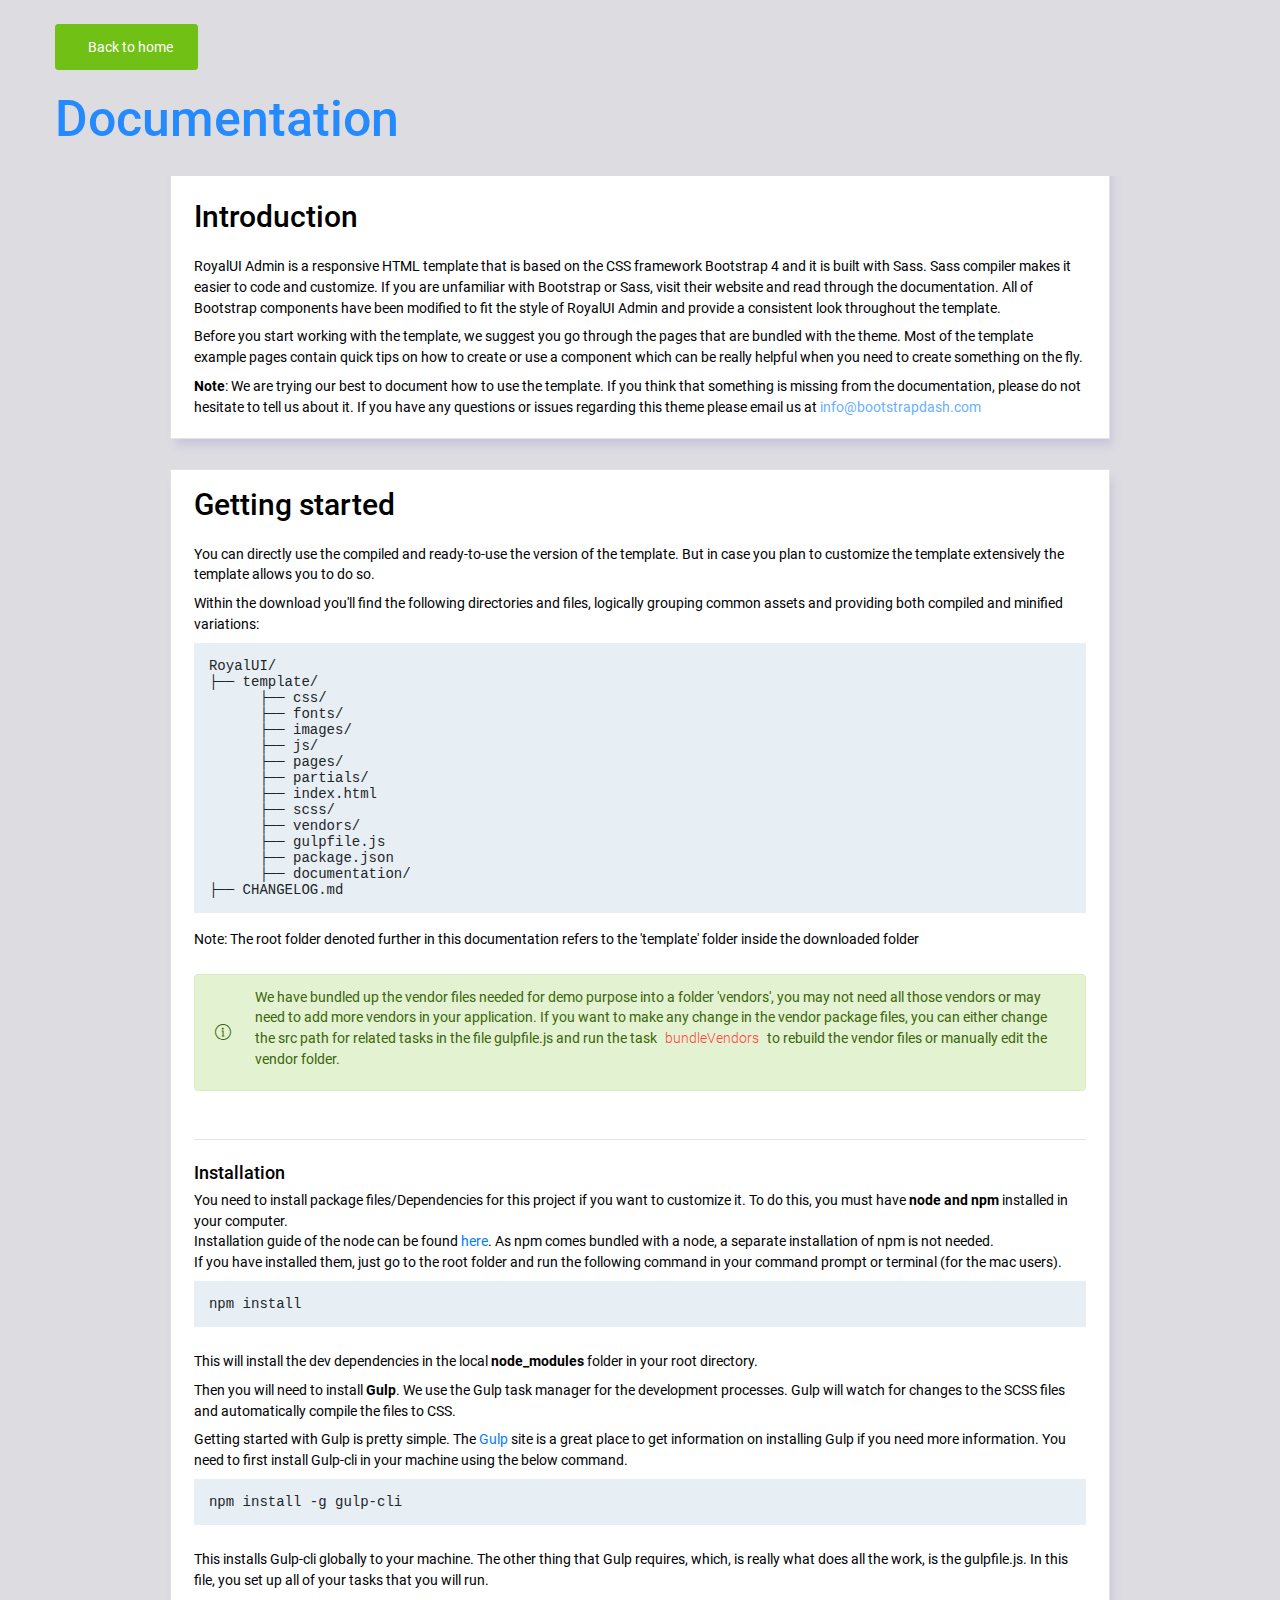
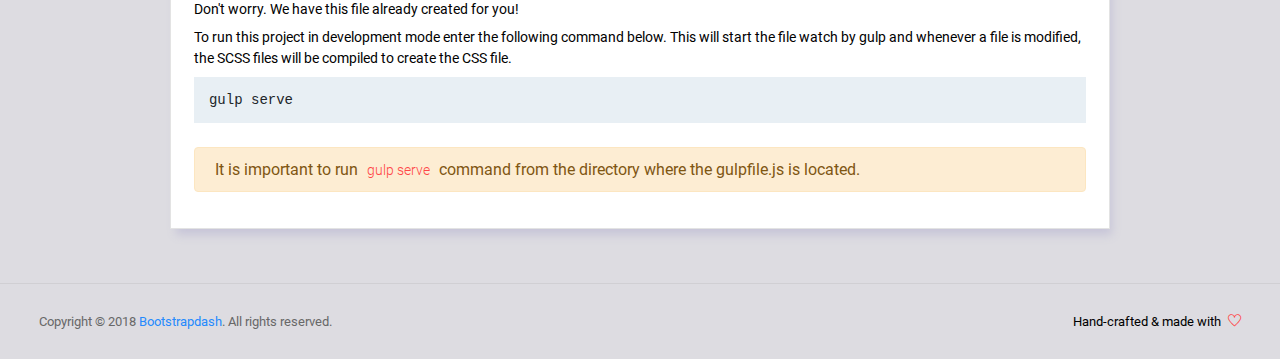
<file: static/admin/documentation/documentation.html>
<!DOCTYPE html>
<html lang="en">

<head>
  <!-- Required meta tags -->
  <meta charset="utf-8">
  <meta name="viewport" content="width=device-width, initial-scale=1, shrink-to-fit=no">
  <title>RoyalUI Admin Dashboard</title>
  <!-- plugins:css -->
  <link rel="stylesheet" href="../vendors/ti-icons/css/themify-icons.css">
  <link rel="stylesheet" href="../vendors/base/vendor.bundle.base.css">
  <!-- endinject -->
  <!-- plugin css for this page -->
  <!-- End plugin css for this page -->
  <!-- inject:css -->
  <link rel="stylesheet" href="../css/style.css">
  <!-- endinject -->
  <link rel="shortcut icon" href="../images/favicon.png" />
</head>

<body>
  <div class="container-scroller">
    <div class="container-fluid page-body-wrapper full-page-wrapper">
      <div class="main-panel w-100  documentation">
        <div class="content-wrapper">
          <div class="container-fluid">
            <div class="row">
              <div class="col-12 doc-header">
                <a class="btn btn-success" href="../index.html"><i class="mdi mdi-home mr-2"></i>Back to home</a>
                <h1 class="text-primary mt-4">Documentation</h1>
              </div>
            </div>
            <div class="row doc-content">
              <div class="col-12 col-md-10 offset-md-1">
                <div class="col-12 grid-margin" id="doc-intro">
                    <div class="card">
                        <div class="card-body">
                            <h3 class="mb-4 mt-4">Introduction</h3>
                            <p>RoyalUI Admin is a responsive HTML template that is based on the CSS framework Bootstrap 4 and it is built with Sass. Sass compiler makes it easier to code and customize. If you are unfamiliar with Bootstrap or Sass, visit their
                                website and read through the documentation. All of Bootstrap components have been modified to fit the style of RoyalUI Admin and provide a consistent look throughout the template.</p>
                            <p>Before you start working with the template, we suggest you go through the pages that are bundled with the theme. Most of the template example pages contain quick tips on how to create or use a component which can
                                be really helpful when you need to create something on the fly.</p>
                            <p class="d-inline"><strong>Note</strong>: We are trying our best to document how to use the template. If you think that something is missing from the documentation, please do not hesitate to tell us about it. If you have any questions or issues regarding this theme please email us at <a class="d-inline text-info" href="mailto:info@bootstrapdash.com">info@bootstrapdash.com</a></p>
                        </div>
                    </div>
                </div>
                <div class="col-12 grid-margin" id="doc-started">
                    <div class="card">
                        <div class="card-body">
                            <h3 class="mb-4">Getting started</h3>
                            <p>You can directly use the compiled and ready-to-use the version of the template. But in case you plan to customize the template extensively the template allows you to do so.</p>
                            <p>Within the download you'll find the following directories and files, logically grouping common assets and providing both compiled and minified variations:</p>
                            <pre>
RoyalUI/
├── template/
      ├── css/
      ├── fonts/
      ├── images/
      ├── js/
      ├── pages/
      ├── partials/
      ├── index.html
      ├── scss/
      ├── vendors/
      ├── gulpfile.js
      ├── package.json                           
      ├── documentation/
├── CHANGELOG.md</pre>
                            <p class="mt-1">Note: The root folder denoted further in this documentation refers to the 'template' folder inside the downloaded folder</p>
                            <div class="alert alert-success mt-4 d-flex align-items-center" role="alert">
                              <i class="ti-info-alt mr-4"></i>
                              <p>We have bundled up the vendor files needed for demo purpose into a folder 'vendors', you may not need all those vendors or may need to add more vendors in your application. If you want to make any change in the vendor package files, you can either change the src path for related tasks in the file gulpfile.js and run the task <code> bundleVendors </code> to rebuild the vendor files or manually edit the vendor folder.</p>
                            </div>
                            <hr class="mt-5">
                            <h4 class="mt-4">Installation</h4>
                            <p class="mb-0">
                              You need to install package files/Dependencies for this project if you want to customize it. To do this, you must have <span class="font-weight-bold">node and npm</span> installed in your computer.
                            </p>
                            <p class="mb-0">Installation guide of the node can be found <a href="https://nodejs.org/en/">here</a>. As npm comes bundled with a node, a separate installation of npm is not needed.</p>
                            <p>
                                If you have installed them, just go to the root folder and run the following command in your command prompt or terminal (for the mac users).
                            </p>
                            <pre class="shell-mode">
npm install</pre>
                            <p class="mt-4">
                              This will install the dev dependencies in the local <span class="font-weight-bold">node_modules</span> folder in your root directory.
                            </p>
                            <p class="mt-2">
                              Then you will need to install <span class="font-weight-bold">Gulp</span>. We use the Gulp task manager for the development processes. Gulp will watch for changes to the SCSS files and automatically compile the files to CSS.
                            </p>
                            <p>Getting started with Gulp is pretty simple. The <a href="https://gulpjs.com/" target="_blank">Gulp</a> site is a great place to get information on installing Gulp if you need more information. You need to first install Gulp-cli in your machine using the below command.</p>
                            <pre class="shell-mode">
npm install -g gulp-cli</pre>
                            <p class="mt-4">This installs Gulp-cli globally to your machine. The other thing that Gulp requires, which, is really what does all the work, is the gulpfile.js. In this file, you set up all of your tasks that you will run.</p>
                            <p>Don't worry. We have this file already created for you!</p>
                            <p>To run this project in development mode enter the following command below. This will start the file watch by gulp and whenever a file is modified, the SCSS files will be compiled to create the CSS file.</p>
<pre class="shell-mode">
gulp serve</pre>           
                            <div class="alert alert-warning mt-4" role="alert">
                              <i class="ti-info-alt-outline"></i>It is important to run <code>gulp serve</code> command from the directory where the gulpfile.js is located.
                            </div>
                        </div>
                    </div>
                </div>
              </div>
            </div>
          </div>
        </div>
        <!-- partial:../partials/_footer.html -->

        <footer class="footer">
          <div class="d-sm-flex justify-content-center justify-content-sm-between">
            <span class="text-muted text-center text-sm-left d-block d-sm-inline-block">Copyright © 2018 <a href="https://www.bootstrapdash.com/" target="_blank">Bootstrapdash</a>. All rights reserved.</span>
            <span class="float-none float-sm-right d-block mt-1 mt-sm-0 text-center">Hand-crafted & made with <i class="ti-heart text-danger ml-1"></i></span>
          </div>
        </footer>

        <!-- partial -->
      </div>
    </div>
  </div>
<!-- plugins:js -->
<script src="../vendors/base/vendor.bundle.base.js"></script>
<!-- endinject -->
<!-- inject:js -->
<script src="../js/off-canvas.js"></script>
<script src="../js/hoverable-collapse.js"></script>
<script src="../js/template.js"></script>
<script src="../js/todolist.js"></script>
<!-- endinject -->
<!-- Custom js for this page-->
<script src="../js/documentation.js"></script> 
<!-- End custom js for this page-->
</body>

</html>
</file>
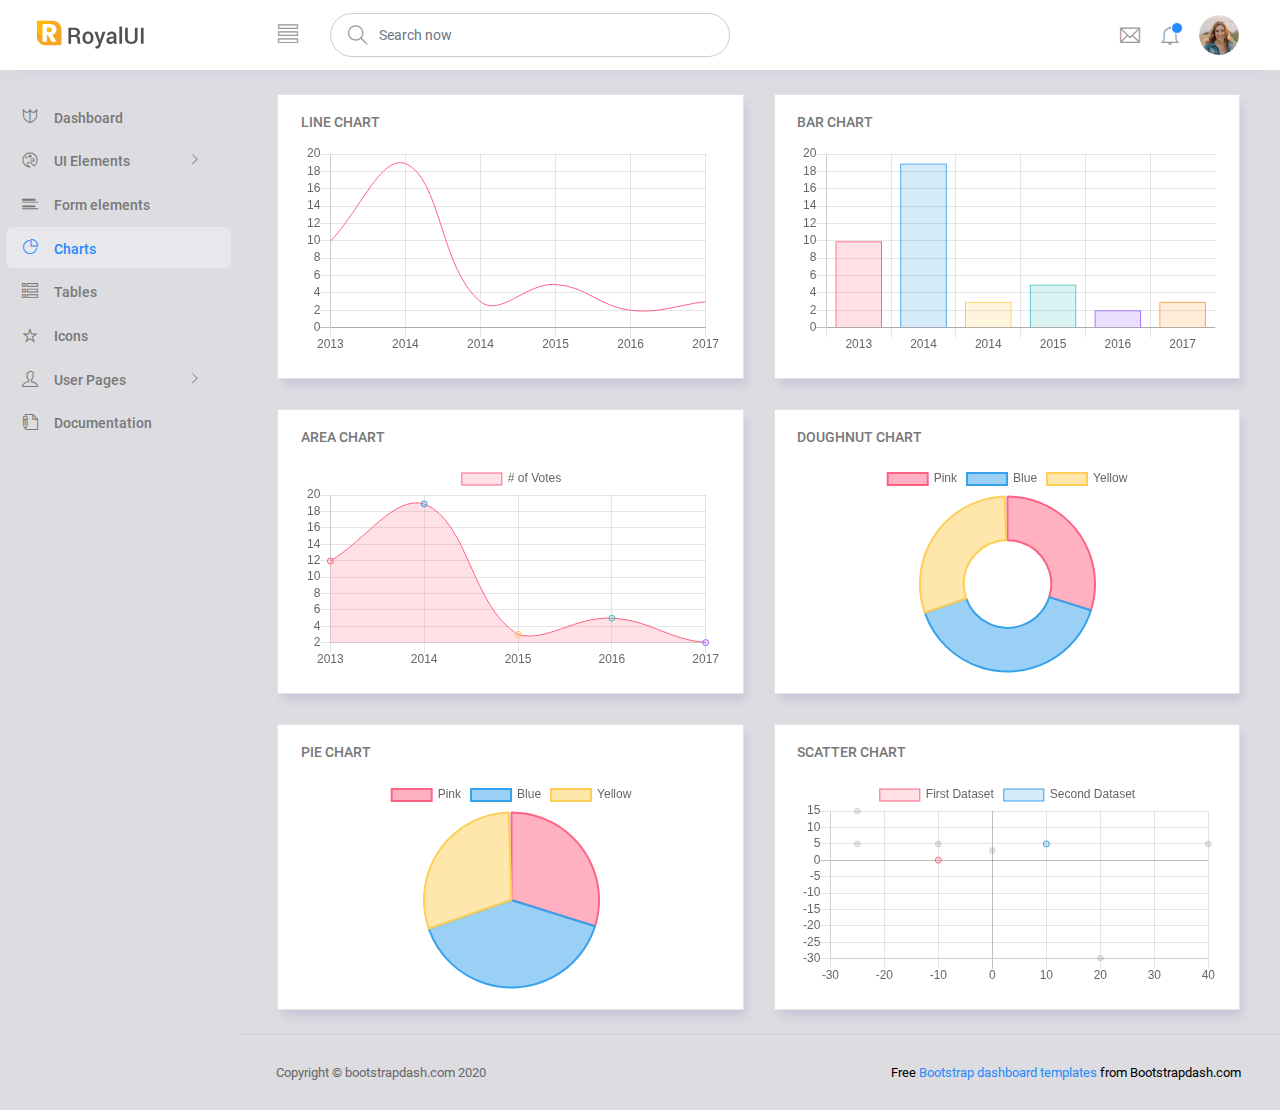
<file: static/admin/pages/charts/chartjs.html>
<!DOCTYPE html>
<html lang="en">

<head>
  <!-- Required meta tags -->
  <meta charset="utf-8">
  <meta name="viewport" content="width=device-width, initial-scale=1, shrink-to-fit=no">
  <title>RoyalUI Admin</title>
  <!-- plugins:css -->
  <link rel="stylesheet" href="../../vendors/ti-icons/css/themify-icons.css">
  <link rel="stylesheet" href="../../vendors/base/vendor.bundle.base.css">
  <!-- endinject -->
  <!-- inject:css -->
  <link rel="stylesheet" href="../../css/style.css">
  <!-- endinject -->
  <link rel="shortcut icon" href="../../images/favicon.png" />
</head>

<body>
  <div class="container-scroller">
    <!-- partial:../../partials/_navbar.html -->
    <nav class="navbar col-lg-12 col-12 p-0 fixed-top d-flex flex-row">
      <div class="text-center navbar-brand-wrapper d-flex align-items-center justify-content-center">
        <a class="navbar-brand brand-logo mr-5" href="../../index.html"><img src="../../images/logo.svg" class="mr-2" alt="logo"/></a>
        <a class="navbar-brand brand-logo-mini" href="../../index.html"><img src="../../images/logo-mini.svg" alt="logo"/></a>
      </div>
      <div class="navbar-menu-wrapper d-flex align-items-center justify-content-end">
        <button class="navbar-toggler navbar-toggler align-self-center" type="button" data-toggle="minimize">
          <span class="ti-view-list"></span>
        </button>
        <ul class="navbar-nav mr-lg-2">
          <li class="nav-item nav-search d-none d-lg-block">
            <div class="input-group">
              <div class="input-group-prepend hover-cursor" id="navbar-search-icon">
                <span class="input-group-text" id="search">
                  <i class="ti-search"></i>
                </span>
              </div>
              <input type="text" class="form-control" id="navbar-search-input" placeholder="Search now" aria-label="search" aria-describedby="search">
            </div>
          </li>
        </ul>
        <ul class="navbar-nav navbar-nav-right">
          <li class="nav-item dropdown mr-1">
            <a class="nav-link count-indicator dropdown-toggle d-flex justify-content-center align-items-center" id="messageDropdown" href="#" data-toggle="dropdown">
              <i class="ti-email mx-0"></i>
            </a>
            <div class="dropdown-menu dropdown-menu-right navbar-dropdown" aria-labelledby="messageDropdown">
              <p class="mb-0 font-weight-normal float-left dropdown-header">Messages</p>
              <a class="dropdown-item">
                <div class="item-thumbnail">
                    <img src="../../images/faces/face4.jpg" alt="image" class="profile-pic">
                </div>
                <div class="item-content flex-grow">
                  <h6 class="ellipsis font-weight-normal">David Grey
                  </h6>
                  <p class="font-weight-light small-text text-muted mb-0">
                    The meeting is cancelled
                  </p>
                </div>
              </a>
              <a class="dropdown-item">
                <div class="item-thumbnail">
                    <img src="../../images/faces/face2.jpg" alt="image" class="profile-pic">
                </div>
                <div class="item-content flex-grow">
                  <h6 class="ellipsis font-weight-normal">Tim Cook
                  </h6>
                  <p class="font-weight-light small-text text-muted mb-0">
                    New product launch
                  </p>
                </div>
              </a>
              <a class="dropdown-item">
                <div class="item-thumbnail">
                    <img src="../../images/faces/face3.jpg" alt="image" class="profile-pic">
                </div>
                <div class="item-content flex-grow">
                  <h6 class="ellipsis font-weight-normal"> Johnson
                  </h6>
                  <p class="font-weight-light small-text text-muted mb-0">
                    Upcoming board meeting
                  </p>
                </div>
              </a>
            </div>
          </li>
          <li class="nav-item dropdown">
            <a class="nav-link count-indicator dropdown-toggle" id="notificationDropdown" href="#" data-toggle="dropdown">
              <i class="ti-bell mx-0"></i>
              <span class="count"></span>
            </a>
            <div class="dropdown-menu dropdown-menu-right navbar-dropdown" aria-labelledby="notificationDropdown">
              <p class="mb-0 font-weight-normal float-left dropdown-header">Notifications</p>
              <a class="dropdown-item">
                <div class="item-thumbnail">
                  <div class="item-icon bg-success">
                    <i class="ti-info-alt mx-0"></i>
                  </div>
                </div>
                <div class="item-content">
                  <h6 class="font-weight-normal">Application Error</h6>
                  <p class="font-weight-light small-text mb-0 text-muted">
                    Just now
                  </p>
                </div>
              </a>
              <a class="dropdown-item">
                <div class="item-thumbnail">
                  <div class="item-icon bg-warning">
                    <i class="ti-settings mx-0"></i>
                  </div>
                </div>
                <div class="item-content">
                  <h6 class="font-weight-normal">Settings</h6>
                  <p class="font-weight-light small-text mb-0 text-muted">
                    Private message
                  </p>
                </div>
              </a>
              <a class="dropdown-item">
                <div class="item-thumbnail">
                  <div class="item-icon bg-info">
                    <i class="ti-user mx-0"></i>
                  </div>
                </div>
                <div class="item-content">
                  <h6 class="font-weight-normal">New user registration</h6>
                  <p class="font-weight-light small-text mb-0 text-muted">
                    2 days ago
                  </p>
                </div>
              </a>
            </div>
          </li>
          <li class="nav-item nav-profile dropdown">
            <a class="nav-link dropdown-toggle" href="#" data-toggle="dropdown" id="profileDropdown">
              <img src="../../images/faces/face28.jpg" alt="profile"/>
            </a>
            <div class="dropdown-menu dropdown-menu-right navbar-dropdown" aria-labelledby="profileDropdown">
              <a class="dropdown-item">
                <i class="ti-settings text-primary"></i>
                Settings
              </a>
              <a class="dropdown-item">
                <i class="ti-power-off text-primary"></i>
                Logout
              </a>
            </div>
          </li>
        </ul>
        <button class="navbar-toggler navbar-toggler-right d-lg-none align-self-center" type="button" data-toggle="offcanvas">
          <span class="ti-view-list"></span>
        </button>
      </div>
    </nav>
    <!-- partial -->
    <div class="container-fluid page-body-wrapper">
      <!-- partial:../../partials/_sidebar.html -->
      <nav class="sidebar sidebar-offcanvas" id="sidebar">
        <ul class="nav">
          <li class="nav-item">
            <a class="nav-link" href="../../index.html">
              <i class="ti-shield menu-icon"></i>
              <span class="menu-title">Dashboard</span>
            </a>
          </li>
          <li class="nav-item">
            <a class="nav-link" data-toggle="collapse" href="#ui-basic" aria-expanded="false" aria-controls="ui-basic">
              <i class="ti-palette menu-icon"></i>
              <span class="menu-title">UI Elements</span>
              <i class="menu-arrow"></i>
            </a>
            <div class="collapse" id="ui-basic">
              <ul class="nav flex-column sub-menu">
                <li class="nav-item"> <a class="nav-link" href="../../pages/ui-features/buttons.html">Buttons</a></li>
                <li class="nav-item"> <a class="nav-link" href="../../pages/ui-features/typography.html">Typography</a></li>
              </ul>
            </div>
          </li>
          <li class="nav-item">
            <a class="nav-link" href="../../pages/forms/basic_elements.html">
              <i class="ti-layout-list-post menu-icon"></i>
              <span class="menu-title">Form elements</span>
            </a>
          </li>
          <li class="nav-item">
            <a class="nav-link" href="../../pages/charts/chartjs.html">
              <i class="ti-pie-chart menu-icon"></i>
              <span class="menu-title">Charts</span>
            </a>
          </li>
          <li class="nav-item">
            <a class="nav-link" href="../../pages/tables/basic-table.html">
              <i class="ti-view-list-alt menu-icon"></i>
              <span class="menu-title">Tables</span>
            </a>
          </li>
          <li class="nav-item">
            <a class="nav-link" href="../../pages/icons/themify.html">
              <i class="ti-star menu-icon"></i>
              <span class="menu-title">Icons</span>
            </a>
          </li>
          <li class="nav-item">
            <a class="nav-link" data-toggle="collapse" href="#auth" aria-expanded="false" aria-controls="auth">
              <i class="ti-user menu-icon"></i>
              <span class="menu-title">User Pages</span>
              <i class="menu-arrow"></i>
            </a>
            <div class="collapse" id="auth">
              <ul class="nav flex-column sub-menu">
                <li class="nav-item"> <a class="nav-link" href="../../pages/samples/login.html"> Login </a></li>
                <li class="nav-item"> <a class="nav-link" href="../../pages/samples/login-2.html"> Login 2 </a></li>
                <li class="nav-item"> <a class="nav-link" href="../../pages/samples/register.html"> Register </a></li>
                <li class="nav-item"> <a class="nav-link" href="../../pages/samples/register-2.html"> Register 2 </a></li>
                <li class="nav-item"> <a class="nav-link" href="../../pages/samples/lock-screen.html"> Lockscreen </a></li>
              </ul>
            </div>
          </li>
          <li class="nav-item">
            <a class="nav-link" href="../../documentation/documentation.html">
              <i class="ti-write menu-icon"></i>
              <span class="menu-title">Documentation</span>
            </a>
          </li>
        </ul>
      </nav>
      <!-- partial -->
      <div class="main-panel">
        <div class="content-wrapper">
          <div class="row">
            <div class="col-lg-6 grid-margin stretch-card">
              <div class="card">
                <div class="card-body">
                  <h4 class="card-title">Line chart</h4>
                  <canvas id="lineChart"></canvas>
                </div>
              </div>
            </div>
            <div class="col-lg-6 grid-margin stretch-card">
              <div class="card">
                <div class="card-body">
                  <h4 class="card-title">Bar chart</h4>
                  <canvas id="barChart"></canvas>
                </div>
              </div>
            </div>
          </div>
          <div class="row">
            <div class="col-lg-6 grid-margin stretch-card">
              <div class="card">
                <div class="card-body">
                  <h4 class="card-title">Area chart</h4>
                  <canvas id="areaChart"></canvas>
                </div>
              </div>
            </div>
            <div class="col-lg-6 grid-margin stretch-card">
              <div class="card">
                <div class="card-body">
                  <h4 class="card-title">Doughnut chart</h4>
                  <canvas id="doughnutChart"></canvas>
                </div>
              </div>
            </div>
          </div>
          <div class="row">
            <div class="col-lg-6 grid-margin grid-margin-lg-0 stretch-card">
              <div class="card">
                <div class="card-body">
                  <h4 class="card-title">Pie chart</h4>
                  <canvas id="pieChart"></canvas>
                </div>
              </div>
            </div>
            <div class="col-lg-6 grid-margin grid-margin-lg-0 stretch-card">
              <div class="card">
                <div class="card-body">
                  <h4 class="card-title">Scatter chart</h4>
                  <canvas id="scatterChart"></canvas>
                </div>
              </div>
            </div>
          </div>
        </div>
        <!-- content-wrapper ends -->
        <!-- partial:../../partials/_footer.html -->
        <footer class="footer">
          <div class="d-sm-flex justify-content-center justify-content-sm-between">
            <span class="text-muted d-block text-center text-sm-left d-sm-inline-block">Copyright © bootstrapdash.com 2020</span>
            <span class="float-none float-sm-right d-block mt-1 mt-sm-0 text-center"> Free <a href="https://www.bootstrapdash.com/" target="_blank">Bootstrap dashboard templates</a> from Bootstrapdash.com</span>
          </div>
        </footer>
        <!-- partial -->
      </div>
      <!-- main-panel ends -->
    </div>
    <!-- page-body-wrapper ends -->
  </div>
  <!-- container-scroller -->
  <!-- plugins:js -->
  <script src="../../vendors/base/vendor.bundle.base.js"></script>
  <!-- endinject -->
  <!-- Plugin js for this page-->
  <script src="../../vendors/chart.js/Chart.min.js"></script>
  <!-- End plugin js for this page-->
  <!-- inject:js -->
  <script src="../../js/off-canvas.js"></script>
  <script src="../../js/hoverable-collapse.js"></script>
  <script src="../../js/template.js"></script>
  <script src="../../js/todolist.js"></script>
  <!-- endinject -->
  <!-- Custom js for this page-->
  <script src="../../js/chart.js"></script>
  <!-- End custom js for this page-->
</body>

</html>
</file>
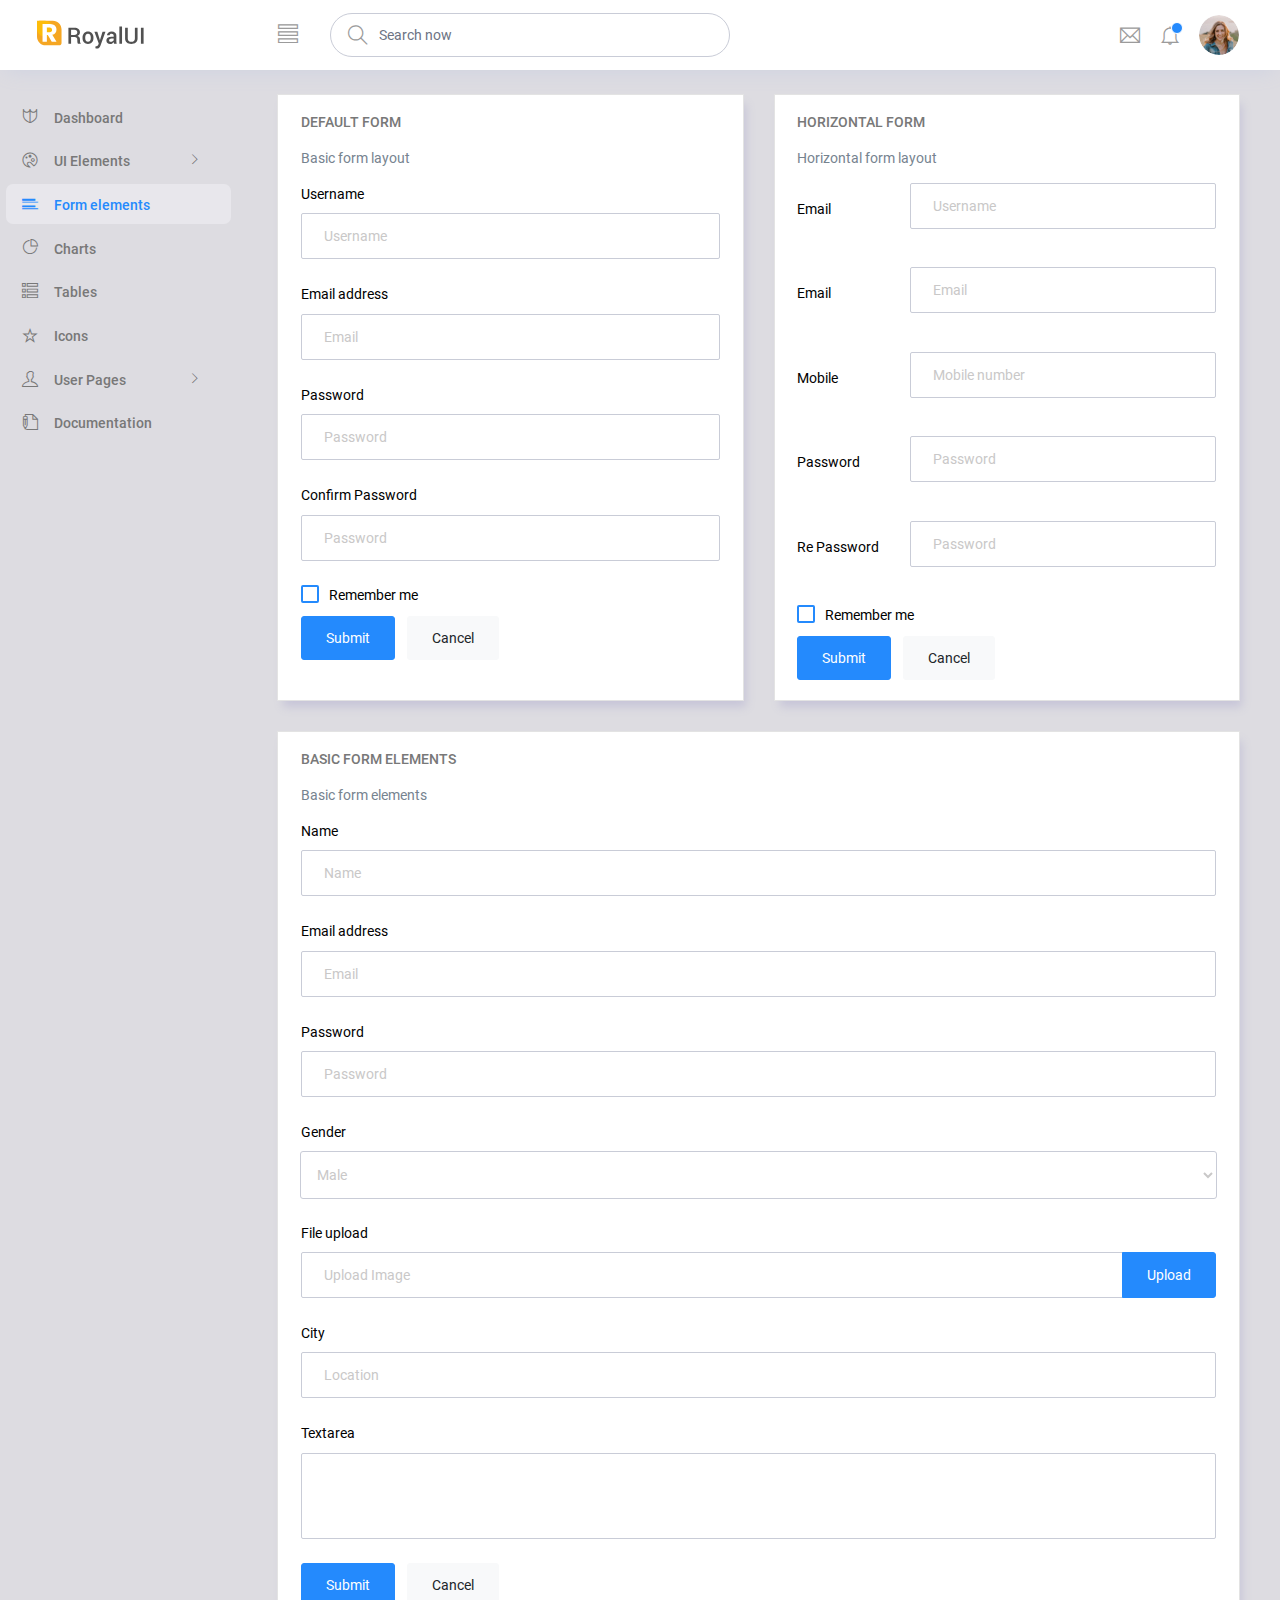
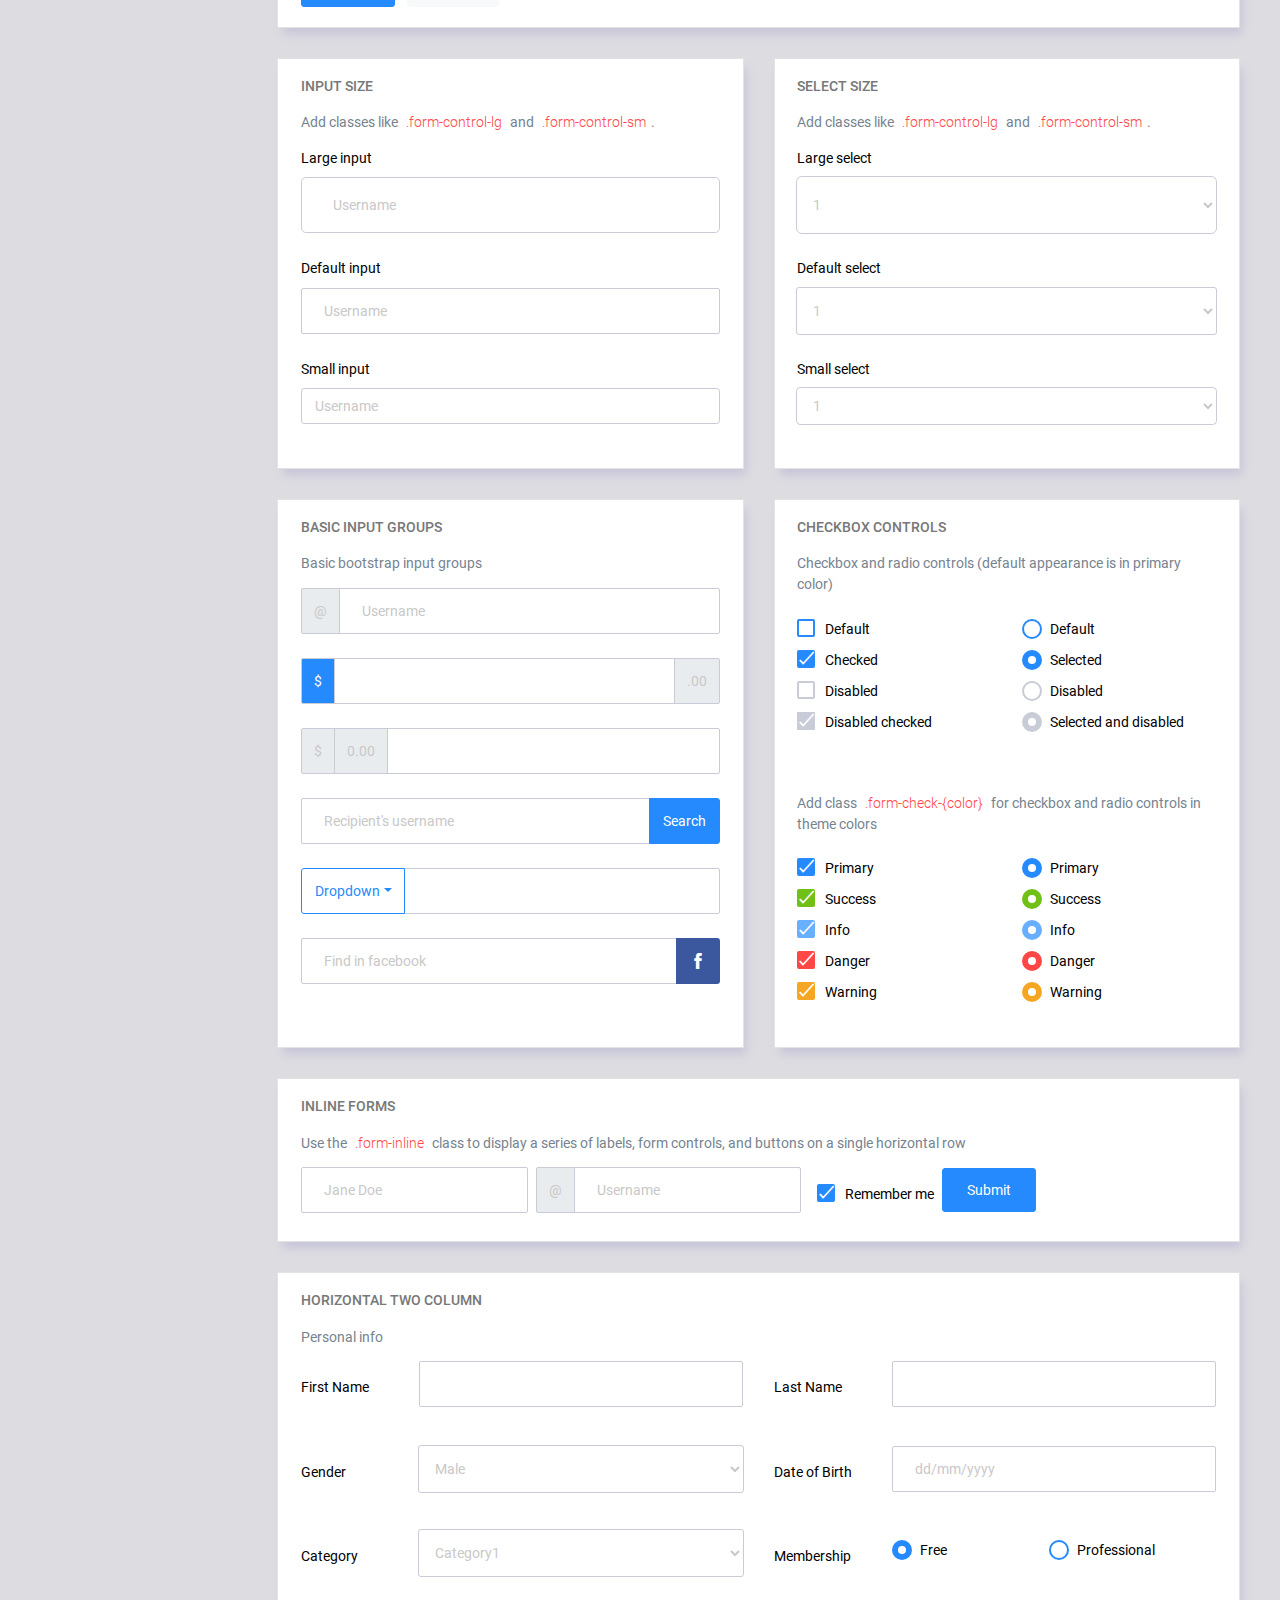
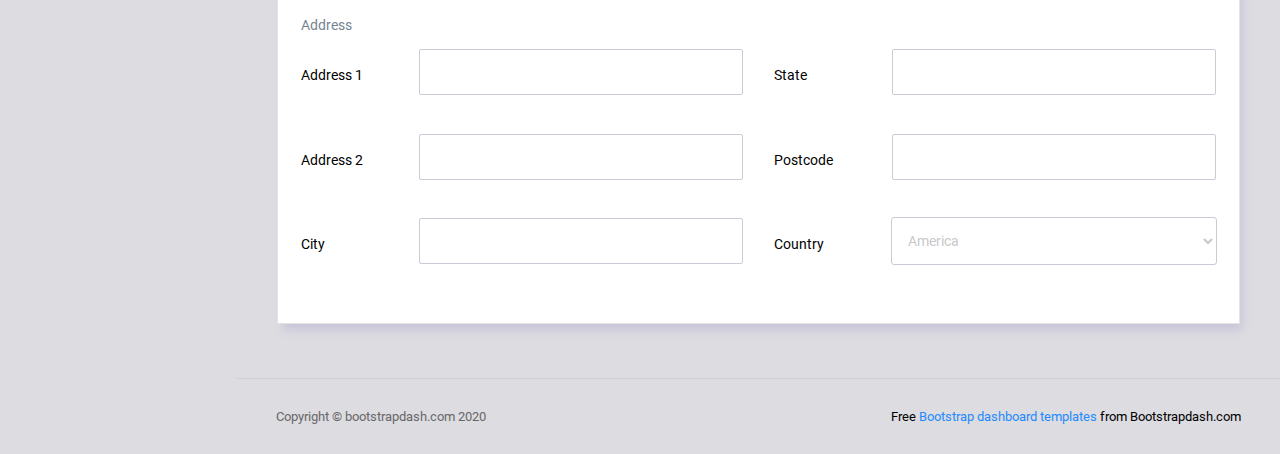
<file: static/admin/pages/forms/basic_elements.html>
<!DOCTYPE html>
<html lang="en">

<head>
  <!-- Required meta tags -->
  <meta charset="utf-8">
  <meta name="viewport" content="width=device-width, initial-scale=1, shrink-to-fit=no">
  <title>RoyalUI Admin</title>
  <!-- plugins:css -->
  <link rel="stylesheet" href="../../vendors/ti-icons/css/themify-icons.css">
  <link rel="stylesheet" href="../../vendors/base/vendor.bundle.base.css">
  <!-- endinject -->
  <!-- plugin css for this page -->
  <!-- End plugin css for this page -->
  <!-- inject:css -->
  <link rel="stylesheet" href="../../css/style.css">
  <!-- endinject -->
  <link rel="shortcut icon" href="../../images/favicon.png" />
</head>

<body>
  <div class="container-scroller">
    <!-- partial:../../partials/_navbar.html -->
    <nav class="navbar col-lg-12 col-12 p-0 fixed-top d-flex flex-row">
      <div class="text-center navbar-brand-wrapper d-flex align-items-center justify-content-center">
        <a class="navbar-brand brand-logo mr-5" href="../../index.html"><img src="../../images/logo.svg" class="mr-2" alt="logo"/></a>
        <a class="navbar-brand brand-logo-mini" href="../../index.html"><img src="../../images/logo-mini.svg" alt="logo"/></a>
      </div>
      <div class="navbar-menu-wrapper d-flex align-items-center justify-content-end">
        <button class="navbar-toggler navbar-toggler align-self-center" type="button" data-toggle="minimize">
          <span class="ti-view-list"></span>
        </button>
        <ul class="navbar-nav mr-lg-2">
          <li class="nav-item nav-search d-none d-lg-block">
            <div class="input-group">
              <div class="input-group-prepend hover-cursor" id="navbar-search-icon">
                <span class="input-group-text" id="search">
                  <i class="ti-search"></i>
                </span>
              </div>
              <input type="text" class="form-control" id="navbar-search-input" placeholder="Search now" aria-label="search" aria-describedby="search">
            </div>
          </li>
        </ul>
        <ul class="navbar-nav navbar-nav-right">
          <li class="nav-item dropdown mr-1">
            <a class="nav-link count-indicator dropdown-toggle d-flex justify-content-center align-items-center" id="messageDropdown" href="#" data-toggle="dropdown">
              <i class="ti-email mx-0"></i>
            </a>
            <div class="dropdown-menu dropdown-menu-right navbar-dropdown" aria-labelledby="messageDropdown">
              <p class="mb-0 font-weight-normal float-left dropdown-header">Messages</p>
              <a class="dropdown-item">
                <div class="item-thumbnail">
                    <img src="../../images/faces/face4.jpg" alt="image" class="profile-pic">
                </div>
                <div class="item-content flex-grow">
                  <h6 class="ellipsis font-weight-normal">David Grey
                  </h6>
                  <p class="font-weight-light small-text text-muted mb-0">
                    The meeting is cancelled
                  </p>
                </div>
              </a>
              <a class="dropdown-item">
                <div class="item-thumbnail">
                    <img src="../../images/faces/face2.jpg" alt="image" class="profile-pic">
                </div>
                <div class="item-content flex-grow">
                  <h6 class="ellipsis font-weight-normal">Tim Cook
                  </h6>
                  <p class="font-weight-light small-text text-muted mb-0">
                    New product launch
                  </p>
                </div>
              </a>
              <a class="dropdown-item">
                <div class="item-thumbnail">
                    <img src="../../images/faces/face3.jpg" alt="image" class="profile-pic">
                </div>
                <div class="item-content flex-grow">
                  <h6 class="ellipsis font-weight-normal"> Johnson
                  </h6>
                  <p class="font-weight-light small-text text-muted mb-0">
                    Upcoming board meeting
                  </p>
                </div>
              </a>
            </div>
          </li>
          <li class="nav-item dropdown">
            <a class="nav-link count-indicator dropdown-toggle" id="notificationDropdown" href="#" data-toggle="dropdown">
              <i class="ti-bell mx-0"></i>
              <span class="count"></span>
            </a>
            <div class="dropdown-menu dropdown-menu-right navbar-dropdown" aria-labelledby="notificationDropdown">
              <p class="mb-0 font-weight-normal float-left dropdown-header">Notifications</p>
              <a class="dropdown-item">
                <div class="item-thumbnail">
                  <div class="item-icon bg-success">
                    <i class="ti-info-alt mx-0"></i>
                  </div>
                </div>
                <div class="item-content">
                  <h6 class="font-weight-normal">Application Error</h6>
                  <p class="font-weight-light small-text mb-0 text-muted">
                    Just now
                  </p>
                </div>
              </a>
              <a class="dropdown-item">
                <div class="item-thumbnail">
                  <div class="item-icon bg-warning">
                    <i class="ti-settings mx-0"></i>
                  </div>
                </div>
                <div class="item-content">
                  <h6 class="font-weight-normal">Settings</h6>
                  <p class="font-weight-light small-text mb-0 text-muted">
                    Private message
                  </p>
                </div>
              </a>
              <a class="dropdown-item">
                <div class="item-thumbnail">
                  <div class="item-icon bg-info">
                    <i class="ti-user mx-0"></i>
                  </div>
                </div>
                <div class="item-content">
                  <h6 class="font-weight-normal">New user registration</h6>
                  <p class="font-weight-light small-text mb-0 text-muted">
                    2 days ago
                  </p>
                </div>
              </a>
            </div>
          </li>
          <li class="nav-item nav-profile dropdown">
            <a class="nav-link dropdown-toggle" href="#" data-toggle="dropdown" id="profileDropdown">
              <img src="../../images/faces/face28.jpg" alt="profile"/>
            </a>
            <div class="dropdown-menu dropdown-menu-right navbar-dropdown" aria-labelledby="profileDropdown">
              <a class="dropdown-item">
                <i class="ti-settings text-primary"></i>
                Settings
              </a>
              <a class="dropdown-item">
                <i class="ti-power-off text-primary"></i>
                Logout
              </a>
            </div>
          </li>
        </ul>
        <button class="navbar-toggler navbar-toggler-right d-lg-none align-self-center" type="button" data-toggle="offcanvas">
          <span class="ti-view-list"></span>
        </button>
      </div>
    </nav>
    <!-- partial -->
    <div class="container-fluid page-body-wrapper">
      <!-- partial:../../partials/_sidebar.html -->
      <nav class="sidebar sidebar-offcanvas" id="sidebar">
        <ul class="nav">
          <li class="nav-item">
            <a class="nav-link" href="../../index.html">
              <i class="ti-shield menu-icon"></i>
              <span class="menu-title">Dashboard</span>
            </a>
          </li>
          <li class="nav-item">
            <a class="nav-link" data-toggle="collapse" href="#ui-basic" aria-expanded="false" aria-controls="ui-basic">
              <i class="ti-palette menu-icon"></i>
              <span class="menu-title">UI Elements</span>
              <i class="menu-arrow"></i>
            </a>
            <div class="collapse" id="ui-basic">
              <ul class="nav flex-column sub-menu">
                <li class="nav-item"> <a class="nav-link" href="../../pages/ui-features/buttons.html">Buttons</a></li>
                <li class="nav-item"> <a class="nav-link" href="../../pages/ui-features/typography.html">Typography</a></li>
              </ul>
            </div>
          </li>
          <li class="nav-item">
            <a class="nav-link" href="../../pages/forms/basic_elements.html">
              <i class="ti-layout-list-post menu-icon"></i>
              <span class="menu-title">Form elements</span>
            </a>
          </li>
          <li class="nav-item">
            <a class="nav-link" href="../../pages/charts/chartjs.html">
              <i class="ti-pie-chart menu-icon"></i>
              <span class="menu-title">Charts</span>
            </a>
          </li>
          <li class="nav-item">
            <a class="nav-link" href="../../pages/tables/basic-table.html">
              <i class="ti-view-list-alt menu-icon"></i>
              <span class="menu-title">Tables</span>
            </a>
          </li>
          <li class="nav-item">
            <a class="nav-link" href="../../pages/icons/themify.html">
              <i class="ti-star menu-icon"></i>
              <span class="menu-title">Icons</span>
            </a>
          </li>
          <li class="nav-item">
            <a class="nav-link" data-toggle="collapse" href="#auth" aria-expanded="false" aria-controls="auth">
              <i class="ti-user menu-icon"></i>
              <span class="menu-title">User Pages</span>
              <i class="menu-arrow"></i>
            </a>
            <div class="collapse" id="auth">
              <ul class="nav flex-column sub-menu">
                <li class="nav-item"> <a class="nav-link" href="../../pages/samples/login.html"> Login </a></li>
                <li class="nav-item"> <a class="nav-link" href="../../pages/samples/login-2.html"> Login 2 </a></li>
                <li class="nav-item"> <a class="nav-link" href="../../pages/samples/register.html"> Register </a></li>
                <li class="nav-item"> <a class="nav-link" href="../../pages/samples/register-2.html"> Register 2 </a></li>
                <li class="nav-item"> <a class="nav-link" href="../../pages/samples/lock-screen.html"> Lockscreen </a></li>
              </ul>
            </div>
          </li>
          <li class="nav-item">
            <a class="nav-link" href="../../documentation/documentation.html">
              <i class="ti-write menu-icon"></i>
              <span class="menu-title">Documentation</span>
            </a>
          </li>
        </ul>
      </nav>
      <!-- partial -->
      <div class="main-panel">        
        <div class="content-wrapper">
          <div class="row">
            <div class="col-md-6 grid-margin stretch-card">
              <div class="card">
                <div class="card-body">
                  <h4 class="card-title">Default form</h4>
                  <p class="card-description">
                    Basic form layout
                  </p>
                  <form class="forms-sample">
                    <div class="form-group">
                      <label for="exampleInputUsername1">Username</label>
                      <input type="text" class="form-control" id="exampleInputUsername1" placeholder="Username">
                    </div>
                    <div class="form-group">
                      <label for="exampleInputEmail1">Email address</label>
                      <input type="email" class="form-control" id="exampleInputEmail1" placeholder="Email">
                    </div>
                    <div class="form-group">
                      <label for="exampleInputPassword1">Password</label>
                      <input type="password" class="form-control" id="exampleInputPassword1" placeholder="Password">
                    </div>
                    <div class="form-group">
                      <label for="exampleInputConfirmPassword1">Confirm Password</label>
                      <input type="password" class="form-control" id="exampleInputConfirmPassword1" placeholder="Password">
                    </div>
                    <div class="form-check form-check-flat form-check-primary">
                      <label class="form-check-label">
                        <input type="checkbox" class="form-check-input">
                        Remember me
                      </label>
                    </div>
                    <button type="submit" class="btn btn-primary mr-2">Submit</button>
                    <button class="btn btn-light">Cancel</button>
                  </form>
                </div>
              </div>
            </div>
            <div class="col-md-6 grid-margin stretch-card">
              <div class="card">
                <div class="card-body">
                  <h4 class="card-title">Horizontal Form</h4>
                  <p class="card-description">
                    Horizontal form layout
                  </p>
                  <form class="forms-sample">
                    <div class="form-group row">
                      <label for="exampleInputUsername2" class="col-sm-3 col-form-label">Email</label>
                      <div class="col-sm-9">
                        <input type="text" class="form-control" id="exampleInputUsername2" placeholder="Username">
                      </div>
                    </div>
                    <div class="form-group row">
                      <label for="exampleInputEmail2" class="col-sm-3 col-form-label">Email</label>
                      <div class="col-sm-9">
                        <input type="email" class="form-control" id="exampleInputEmail2" placeholder="Email">
                      </div>
                    </div>
                    <div class="form-group row">
                      <label for="exampleInputMobile" class="col-sm-3 col-form-label">Mobile</label>
                      <div class="col-sm-9">
                        <input type="text" class="form-control" id="exampleInputMobile" placeholder="Mobile number">
                      </div>
                    </div>
                    <div class="form-group row">
                      <label for="exampleInputPassword2" class="col-sm-3 col-form-label">Password</label>
                      <div class="col-sm-9">
                        <input type="password" class="form-control" id="exampleInputPassword2" placeholder="Password">
                      </div>
                    </div>
                    <div class="form-group row">
                      <label for="exampleInputConfirmPassword2" class="col-sm-3 col-form-label">Re Password</label>
                      <div class="col-sm-9">
                        <input type="password" class="form-control" id="exampleInputConfirmPassword2" placeholder="Password">
                      </div>
                    </div>
                    <div class="form-check form-check-flat form-check-primary">
                      <label class="form-check-label">
                        <input type="checkbox" class="form-check-input">
                        Remember me
                      </label>
                    </div>
                    <button type="submit" class="btn btn-primary mr-2">Submit</button>
                    <button class="btn btn-light">Cancel</button>
                  </form>
                </div>
              </div>
            </div>
            <div class="col-12 grid-margin stretch-card">
              <div class="card">
                <div class="card-body">
                  <h4 class="card-title">Basic form elements</h4>
                  <p class="card-description">
                    Basic form elements
                  </p>
                  <form class="forms-sample">
                    <div class="form-group">
                      <label for="exampleInputName1">Name</label>
                      <input type="text" class="form-control" id="exampleInputName1" placeholder="Name">
                    </div>
                    <div class="form-group">
                      <label for="exampleInputEmail3">Email address</label>
                      <input type="email" class="form-control" id="exampleInputEmail3" placeholder="Email">
                    </div>
                    <div class="form-group">
                      <label for="exampleInputPassword4">Password</label>
                      <input type="password" class="form-control" id="exampleInputPassword4" placeholder="Password">
                    </div>
                    <div class="form-group">
                      <label for="exampleSelectGender">Gender</label>
                        <select class="form-control" id="exampleSelectGender">
                          <option>Male</option>
                          <option>Female</option>
                        </select>
                      </div>
                    <div class="form-group">
                      <label>File upload</label>
                      <input type="file" name="img[]" class="file-upload-default">
                      <div class="input-group col-xs-12">
                        <input type="text" class="form-control file-upload-info" disabled placeholder="Upload Image">
                        <span class="input-group-append">
                          <button class="file-upload-browse btn btn-primary" type="button">Upload</button>
                        </span>
                      </div>
                    </div>
                    <div class="form-group">
                      <label for="exampleInputCity1">City</label>
                      <input type="text" class="form-control" id="exampleInputCity1" placeholder="Location">
                    </div>
                    <div class="form-group">
                      <label for="exampleTextarea1">Textarea</label>
                      <textarea class="form-control" id="exampleTextarea1" rows="4"></textarea>
                    </div>
                    <button type="submit" class="btn btn-primary mr-2">Submit</button>
                    <button class="btn btn-light">Cancel</button>
                  </form>
                </div>
              </div>
            </div>
            <div class="col-md-6 grid-margin stretch-card">
              <div class="card">
                <div class="card-body">
                  <h4 class="card-title">Input size</h4>
                  <p class="card-description">
                    Add classes like <code>.form-control-lg</code> and <code>.form-control-sm</code>.
                  </p>
                  <div class="form-group">
                    <label>Large input</label>
                    <input type="text" class="form-control form-control-lg" placeholder="Username" aria-label="Username">
                  </div>
                  <div class="form-group">
                    <label>Default input</label>
                    <input type="text" class="form-control" placeholder="Username" aria-label="Username">
                  </div>
                  <div class="form-group">
                    <label>Small input</label>
                    <input type="text" class="form-control form-control-sm" placeholder="Username" aria-label="Username">
                  </div>
                </div>
              </div>
            </div>
            <div class="col-md-6 grid-margin stretch-card">
              <div class="card">
                <div class="card-body">
                  <h4 class="card-title">Select size</h4>
                  <p class="card-description">
                    Add classes like <code>.form-control-lg</code> and <code>.form-control-sm</code>.                    
                  </p>
                  <div class="form-group">
                    <label for="exampleFormControlSelect1">Large select</label>
                    <select class="form-control form-control-lg" id="exampleFormControlSelect1">
                      <option>1</option>
                      <option>2</option>
                      <option>3</option>
                      <option>4</option>
                      <option>5</option>
                    </select>
                  </div>
                  <div class="form-group">
                    <label for="exampleFormControlSelect2">Default select</label>
                    <select class="form-control" id="exampleFormControlSelect2">
                      <option>1</option>
                      <option>2</option>
                      <option>3</option>
                      <option>4</option>
                      <option>5</option>
                    </select>
                  </div>
                  <div class="form-group">
                    <label for="exampleFormControlSelect3">Small select</label>
                    <select class="form-control form-control-sm" id="exampleFormControlSelect3">
                      <option>1</option>
                      <option>2</option>
                      <option>3</option>
                      <option>4</option>
                      <option>5</option>
                    </select>
                  </div>
                </div>
              </div>
            </div>
            <div class="col-md-6 grid-margin stretch-card">
              <div class="card">
                <div class="card-body">
                  <h4 class="card-title">Basic input groups</h4>
                  <p class="card-description">
                    Basic bootstrap input groups
                  </p>
                  <div class="form-group">
                    <div class="input-group">
                      <div class="input-group-prepend">
                        <span class="input-group-text">@</span>
                      </div>
                      <input type="text" class="form-control" placeholder="Username" aria-label="Username">
                    </div>
                  </div>
                  <div class="form-group">
                    <div class="input-group">
                      <div class="input-group-prepend">
                        <span class="input-group-text bg-primary text-white">$</span>
                      </div>
                      <input type="text" class="form-control" aria-label="Amount (to the nearest dollar)">
                      <div class="input-group-append">
                        <span class="input-group-text">.00</span>
                      </div>
                    </div>
                  </div>
                  <div class="form-group">
                    <div class="input-group">
                      <div class="input-group-prepend">
                        <span class="input-group-text">$</span>
                      </div>
                      <div class="input-group-prepend">
                        <span class="input-group-text">0.00</span>
                      </div>
                      <input type="text" class="form-control" aria-label="Amount (to the nearest dollar)">
                    </div>
                  </div>
                  <div class="form-group">
                    <div class="input-group">
                      <input type="text" class="form-control" placeholder="Recipient's username" aria-label="Recipient's username">
                      <div class="input-group-append">
                        <button class="btn btn-sm btn-primary" type="button">Search</button>
                      </div>
                    </div>
                  </div>
                  <div class="form-group">
                    <div class="input-group">
                      <div class="input-group-prepend">
                        <button class="btn btn-sm btn-outline-primary dropdown-toggle" type="button" data-toggle="dropdown" aria-haspopup="true" aria-expanded="false">Dropdown</button>
                        <div class="dropdown-menu">
                          <a class="dropdown-item" href="#">Action</a>
                          <a class="dropdown-item" href="#">Another action</a>
                          <a class="dropdown-item" href="#">Something else here</a>
                          <div role="separator" class="dropdown-divider"></div>
                          <a class="dropdown-item" href="#">Separated link</a>
                        </div>
                      </div>
                      <input type="text" class="form-control" aria-label="Text input with dropdown button">
                    </div>
                  </div>
                  <div class="form-group">
                    <div class="input-group">
                      <input type="text" class="form-control" placeholder="Find in facebook" aria-label="Recipient's username">
                      <div class="input-group-append">
                        <button class="btn btn-sm btn-facebook" type="button">
                          <i class="ti-facebook"></i>
                        </button>
                      </div>
                    </div>
                  </div>
                </div>
              </div>
            </div>
            <div class="col-md-6 grid-margin stretch-card">
              <div class="card">
                <div class="card-body">
                  <h4 class="card-title">Checkbox Controls</h4>
                  <p class="card-description">Checkbox and radio controls (default appearance is in primary color)</p>
                  <form>
                    <div class="row">
                      <div class="col-md-6">
                        <div class="form-group">
                          <div class="form-check">
                            <label class="form-check-label">
                              <input type="checkbox" class="form-check-input">
                              Default
                            </label>
                          </div>
                          <div class="form-check">
                            <label class="form-check-label">
                              <input type="checkbox" class="form-check-input" checked>
                              Checked
                            </label>
                          </div>
                          <div class="form-check">
                            <label class="form-check-label">
                              <input type="checkbox" class="form-check-input" disabled>
                              Disabled
                            </label>
                          </div>
                          <div class="form-check">
                            <label class="form-check-label">
                              <input type="checkbox" class="form-check-input" disabled checked>
                              Disabled checked
                            </label>
                          </div>
                        </div>
                      </div>
                      <div class="col-md-6">
                        <div class="form-group">
                          <div class="form-check">
                            <label class="form-check-label">
                              <input type="radio" class="form-check-input" name="optionsRadios" id="optionsRadios1" value="">
                              Default
                            </label>
                          </div>
                          <div class="form-check">
                            <label class="form-check-label">
                              <input type="radio" class="form-check-input" name="optionsRadios" id="optionsRadios2" value="option2" checked>
                              Selected
                            </label>
                          </div>
                          <div class="form-check">
                            <label class="form-check-label">
                              <input type="radio" class="form-check-input" name="optionsRadios2" id="optionsRadios3" value="option3" disabled>
                              Disabled
                            </label>
                          </div>
                          <div class="form-check">
                            <label class="form-check-label">
                              <input type="radio" class="form-check-input" name="optionsRadio2" id="optionsRadios4" value="option4" disabled checked>
                              Selected and disabled
                            </label>
                          </div>
                        </div>
                      </div>
                    </div>
                  </form>
                </div>
                <div class="card-body">
                  <p class="card-description">Add class <code>.form-check-{color}</code> for checkbox and radio controls in theme colors</p>
                  <form>
                    <div class="row">
                      <div class="col-md-6">
                        <div class="form-group">
                          <div class="form-check form-check-primary">
                            <label class="form-check-label">
                              <input type="checkbox" class="form-check-input" checked>
                              Primary
                            </label>
                          </div>
                          <div class="form-check form-check-success">
                            <label class="form-check-label">
                              <input type="checkbox" class="form-check-input" checked>
                              Success
                            </label>
                          </div>
                          <div class="form-check form-check-info">
                            <label class="form-check-label">
                              <input type="checkbox" class="form-check-input" checked>
                              Info
                            </label>
                          </div>
                          <div class="form-check form-check-danger">
                            <label class="form-check-label">
                              <input type="checkbox" class="form-check-input" checked>
                              Danger
                            </label>
                          </div>
                          <div class="form-check form-check-warning">
                            <label class="form-check-label">
                              <input type="checkbox" class="form-check-input" checked>
                              Warning
                            </label>
                          </div>
                        </div>
                      </div>
                      <div class="col-md-6">
                        <div class="form-group">
                          <div class="form-check form-check-primary">
                            <label class="form-check-label">
                              <input type="radio" class="form-check-input" name="ExampleRadio1" id="ExampleRadio1" checked>
                              Primary
                            </label>
                          </div>
                          <div class="form-check form-check-success">
                            <label class="form-check-label">
                              <input type="radio" class="form-check-input" name="ExampleRadio2" id="ExampleRadio2" checked>
                              Success
                            </label>
                          </div>
                          <div class="form-check form-check-info">
                            <label class="form-check-label">
                              <input type="radio" class="form-check-input" name="ExampleRadio3" id="ExampleRadio3" checked>
                              Info
                            </label>
                          </div>
                          <div class="form-check form-check-danger">
                            <label class="form-check-label">
                              <input type="radio" class="form-check-input" name="ExampleRadio4" id="ExampleRadio4" checked>
                              Danger
                            </label>
                          </div>
                          <div class="form-check form-check-warning">
                            <label class="form-check-label">
                              <input type="radio" class="form-check-input" name="ExampleRadio5" id="ExampleRadio5" checked>
                              Warning
                            </label>
                          </div>
                        </div>
                      </div>
                    </div>
                  </form>
                </div>
              </div>
            </div>
            <div class="col-12 grid-margin stretch-card">
              <div class="card">
                <div class="card-body">
                  <h4 class="card-title">Inline forms</h4>
                  <p class="card-description">
                    Use the <code>.form-inline</code> class to display a series of labels, form controls, and buttons on a single horizontal row
                  </p>
                  <form class="form-inline">
                    <label class="sr-only" for="inlineFormInputName2">Name</label>
                    <input type="text" class="form-control mb-2 mr-sm-2" id="inlineFormInputName2" placeholder="Jane Doe">
                  
                    <label class="sr-only" for="inlineFormInputGroupUsername2">Username</label>
                    <div class="input-group mb-2 mr-sm-2">
                      <div class="input-group-prepend">
                        <div class="input-group-text">@</div>
                      </div>
                      <input type="text" class="form-control" id="inlineFormInputGroupUsername2" placeholder="Username">
                    </div>
                    <div class="form-check mx-sm-2">
                      <label class="form-check-label">
                        <input type="checkbox" class="form-check-input" checked>
                        Remember me
                      </label>
                    </div>
                    <button type="submit" class="btn btn-primary mb-2">Submit</button>
                  </form>
                </div>
              </div>
            </div>
            <div class="col-12 grid-margin">
              <div class="card">
                <div class="card-body">
                  <h4 class="card-title">Horizontal Two column</h4>
                  <form class="form-sample">
                    <p class="card-description">
                      Personal info
                    </p>
                    <div class="row">
                      <div class="col-md-6">
                        <div class="form-group row">
                          <label class="col-sm-3 col-form-label">First Name</label>
                          <div class="col-sm-9">
                            <input type="text" class="form-control" />
                          </div>
                        </div>
                      </div>
                      <div class="col-md-6">
                        <div class="form-group row">
                          <label class="col-sm-3 col-form-label">Last Name</label>
                          <div class="col-sm-9">
                            <input type="text" class="form-control" />
                          </div>
                        </div>
                      </div>
                    </div>
                    <div class="row">
                      <div class="col-md-6">
                        <div class="form-group row">
                          <label class="col-sm-3 col-form-label">Gender</label>
                          <div class="col-sm-9">
                            <select class="form-control">
                              <option>Male</option>
                              <option>Female</option>
                            </select>
                          </div>
                        </div>
                      </div>
                      <div class="col-md-6">
                        <div class="form-group row">
                          <label class="col-sm-3 col-form-label">Date of Birth</label>
                          <div class="col-sm-9">
                            <input class="form-control" placeholder="dd/mm/yyyy"/>
                          </div>
                        </div>
                      </div>
                    </div>
                    <div class="row">
                      <div class="col-md-6">
                        <div class="form-group row">
                          <label class="col-sm-3 col-form-label">Category</label>
                          <div class="col-sm-9">
                            <select class="form-control">
                              <option>Category1</option>
                              <option>Category2</option>
                              <option>Category3</option>
                              <option>Category4</option>
                            </select>
                          </div>
                        </div>
                      </div>
                      <div class="col-md-6">
                        <div class="form-group row">
                          <label class="col-sm-3 col-form-label">Membership</label>
                          <div class="col-sm-4">
                            <div class="form-check">
                              <label class="form-check-label">
                                <input type="radio" class="form-check-input" name="membershipRadios" id="membershipRadios1" value="" checked>
                                Free
                              </label>
                            </div>
                          </div>
                          <div class="col-sm-5">
                            <div class="form-check">
                              <label class="form-check-label">
                                <input type="radio" class="form-check-input" name="membershipRadios" id="membershipRadios2" value="option2">
                                Professional
                              </label>
                            </div>
                          </div>
                        </div>
                      </div>
                    </div>
                    <p class="card-description">
                      Address
                    </p>
                    <div class="row">
                      <div class="col-md-6">
                        <div class="form-group row">
                          <label class="col-sm-3 col-form-label">Address 1</label>
                          <div class="col-sm-9">
                            <input type="text" class="form-control" />
                          </div>
                        </div>
                      </div>
                      <div class="col-md-6">
                        <div class="form-group row">
                          <label class="col-sm-3 col-form-label">State</label>
                          <div class="col-sm-9">
                            <input type="text" class="form-control" />
                          </div>
                        </div>
                      </div>
                    </div>
                    <div class="row">
                      <div class="col-md-6">
                        <div class="form-group row">
                          <label class="col-sm-3 col-form-label">Address 2</label>
                          <div class="col-sm-9">
                            <input type="text" class="form-control" />
                          </div>
                        </div>
                      </div>
                      <div class="col-md-6">
                        <div class="form-group row">
                          <label class="col-sm-3 col-form-label">Postcode</label>
                          <div class="col-sm-9">
                            <input type="text" class="form-control" />
                          </div>
                        </div>
                      </div>
                    </div>
                    <div class="row">
                      <div class="col-md-6">
                        <div class="form-group row">
                          <label class="col-sm-3 col-form-label">City</label>
                          <div class="col-sm-9">
                            <input type="text" class="form-control" />
                          </div>
                        </div>
                      </div>
                      <div class="col-md-6">
                        <div class="form-group row">
                          <label class="col-sm-3 col-form-label">Country</label>
                          <div class="col-sm-9">
                            <select class="form-control">
                              <option>America</option>
                              <option>Italy</option>
                              <option>Russia</option>
                              <option>Britain</option>
                            </select>
                          </div>
                        </div>
                      </div>
                    </div>
                  </form>
                </div>
              </div>
            </div>
          </div>
        </div>
        <!-- content-wrapper ends -->
        <!-- partial:../../partials/_footer.html -->
        <footer class="footer">
          <div class="d-sm-flex justify-content-center justify-content-sm-between">
            <span class="text-muted d-block text-center text-sm-left d-sm-inline-block">Copyright © bootstrapdash.com 2020</span>
            <span class="float-none float-sm-right d-block mt-1 mt-sm-0 text-center"> Free <a href="https://www.bootstrapdash.com/" target="_blank">Bootstrap dashboard templates</a> from Bootstrapdash.com</span>
          </div>
        </footer>
        <!-- partial -->
      </div>
      <!-- main-panel ends -->
    </div>
    <!-- page-body-wrapper ends -->
  </div>
  <!-- container-scroller -->
  <!-- plugins:js -->
  <script src="../../vendors/base/vendor.bundle.base.js"></script>
  <!-- endinject -->
  <!-- inject:js -->
  <script src="../../js/off-canvas.js"></script>
  <script src="../../js/hoverable-collapse.js"></script>
  <script src="../../js/template.js"></script>
  <script src="../../js/todolist.js"></script>
  <!-- endinject -->
  <!-- Custom js for this page-->
  <script src="../../js/file-upload.js"></script>
  <!-- End custom js for this page-->
</body>

</html>
</file>
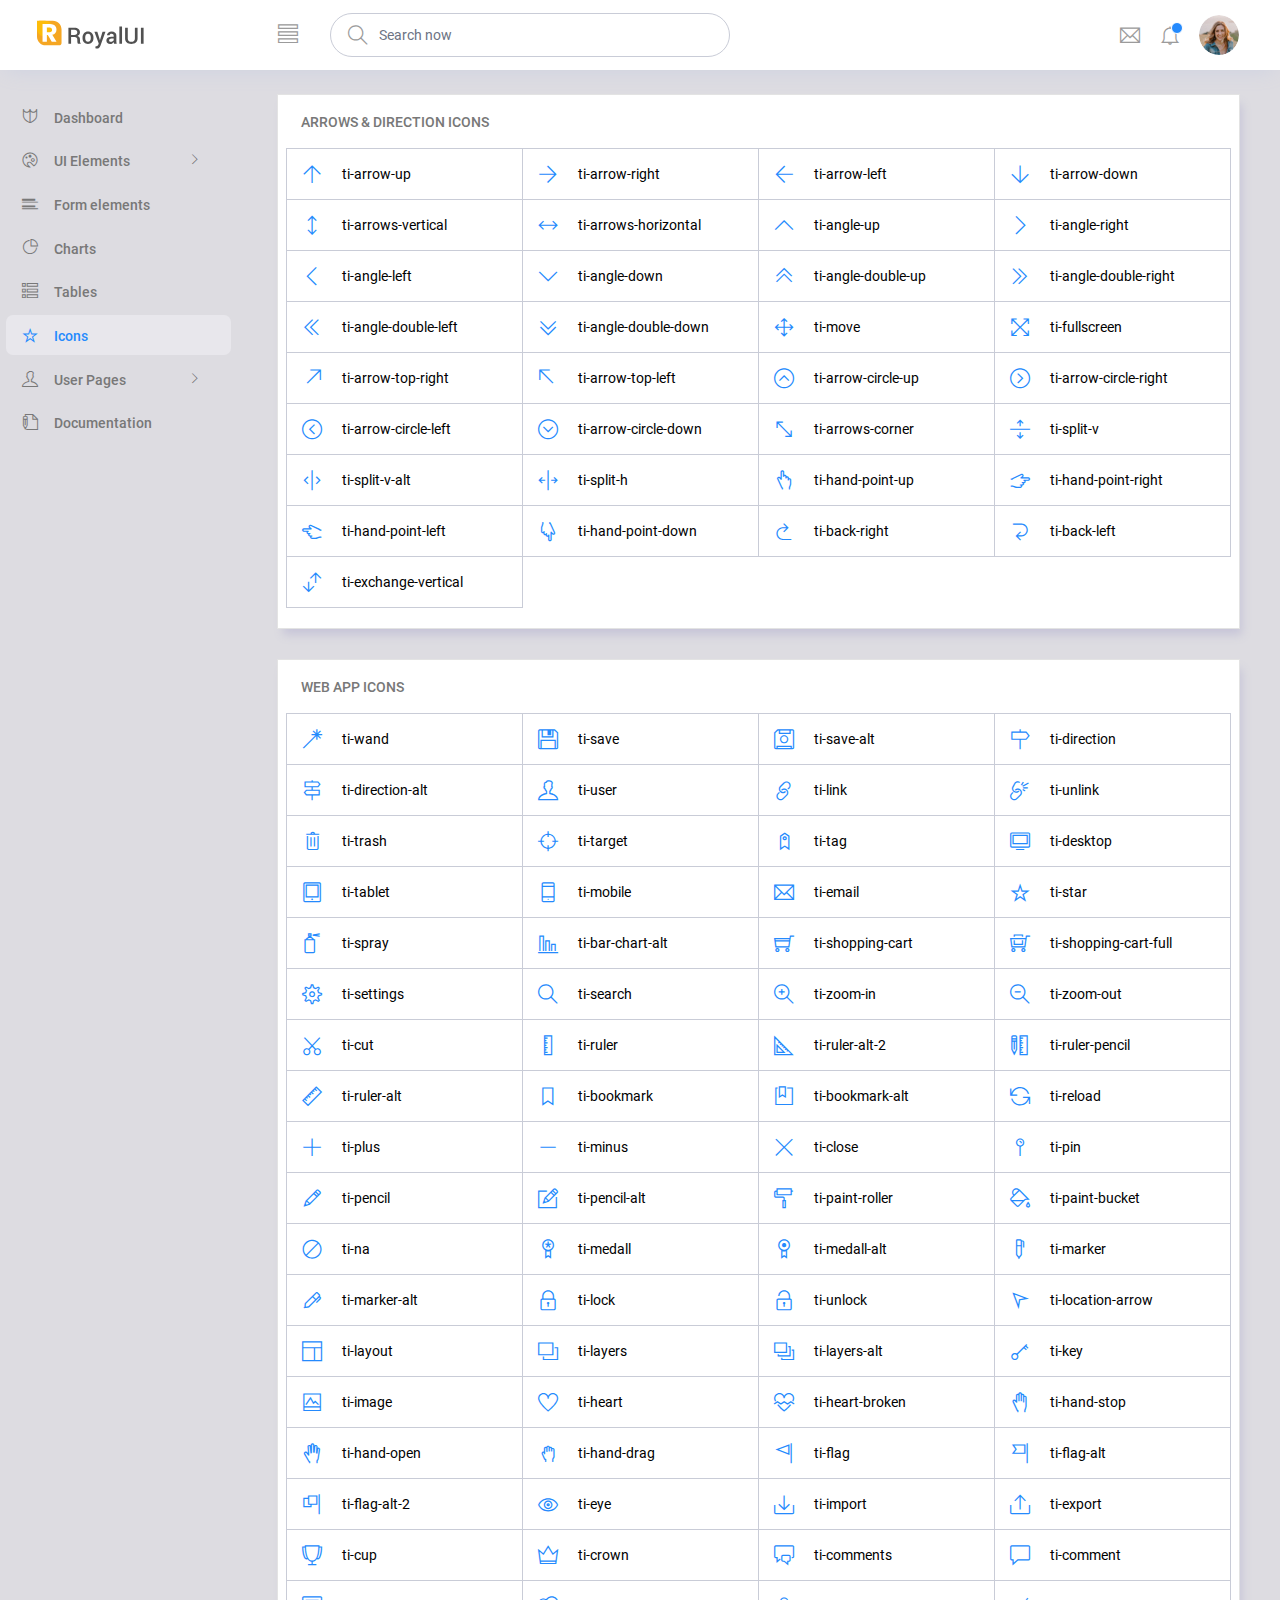
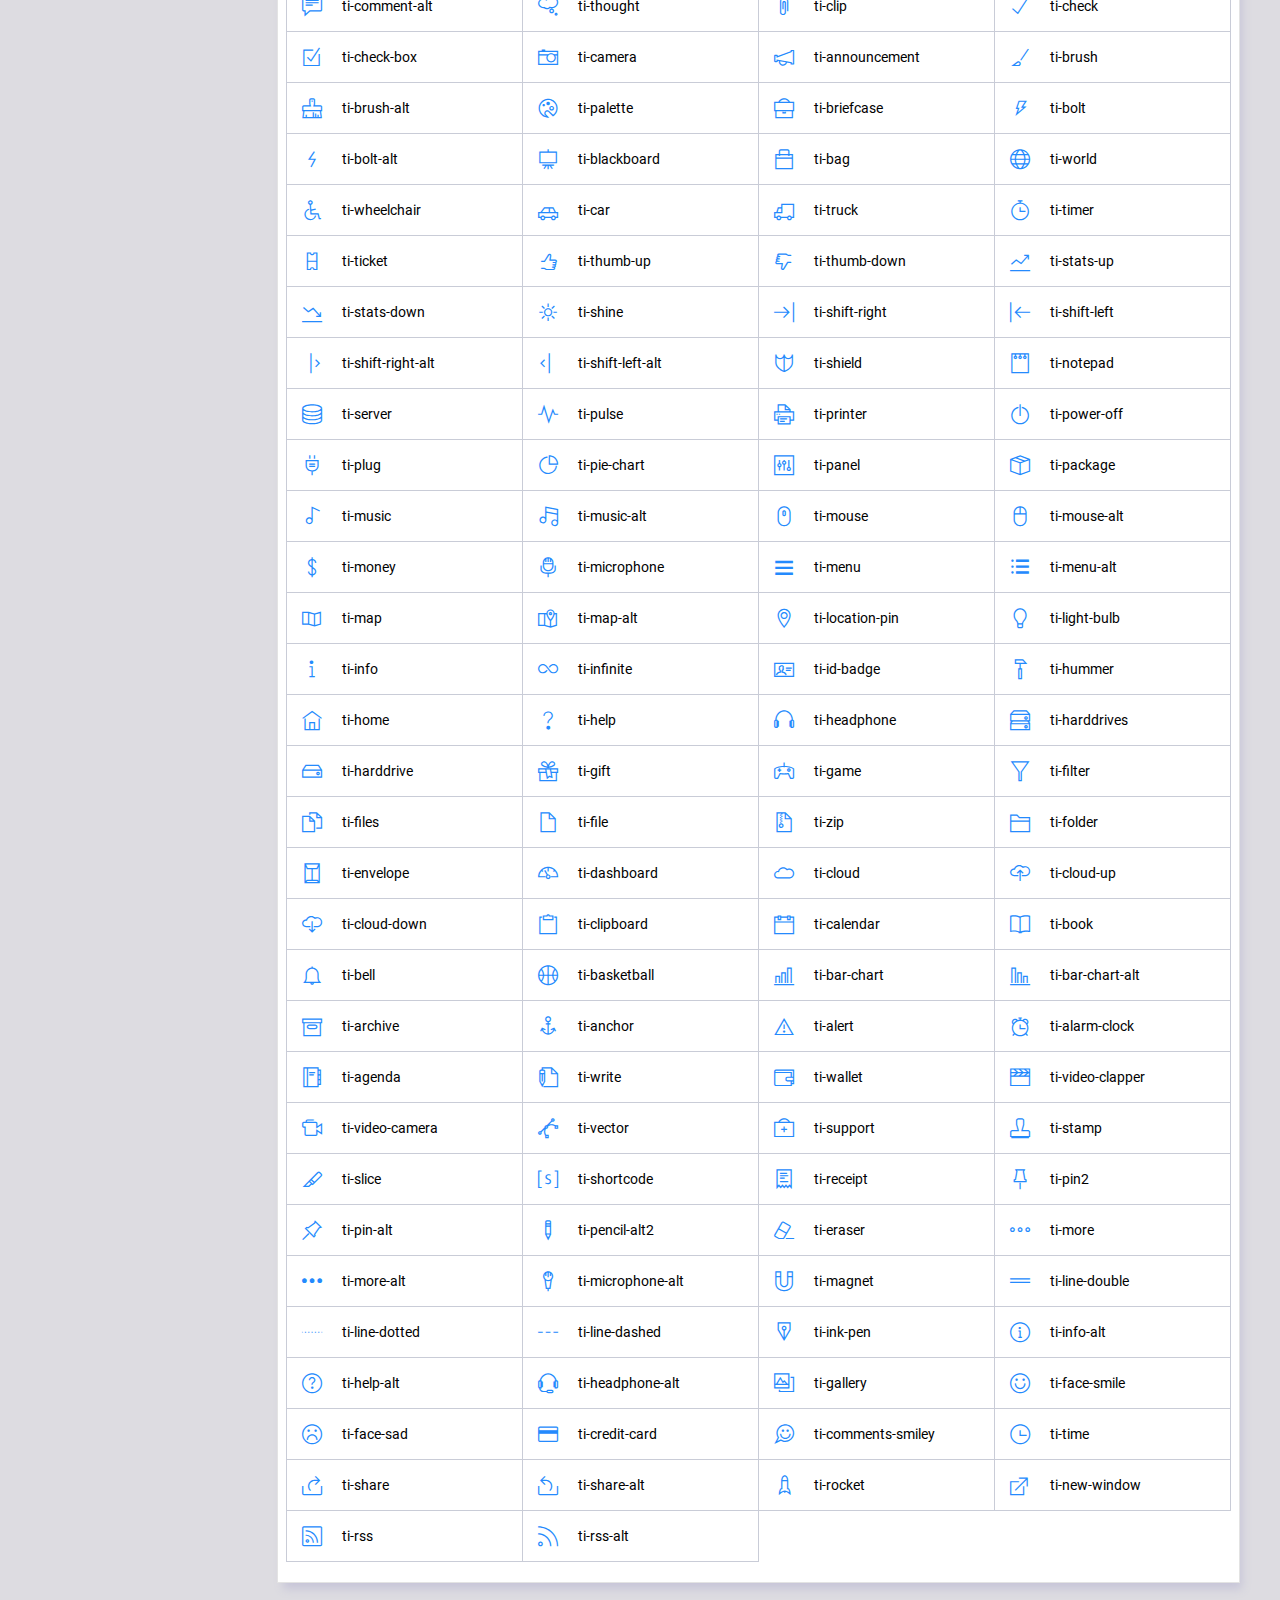
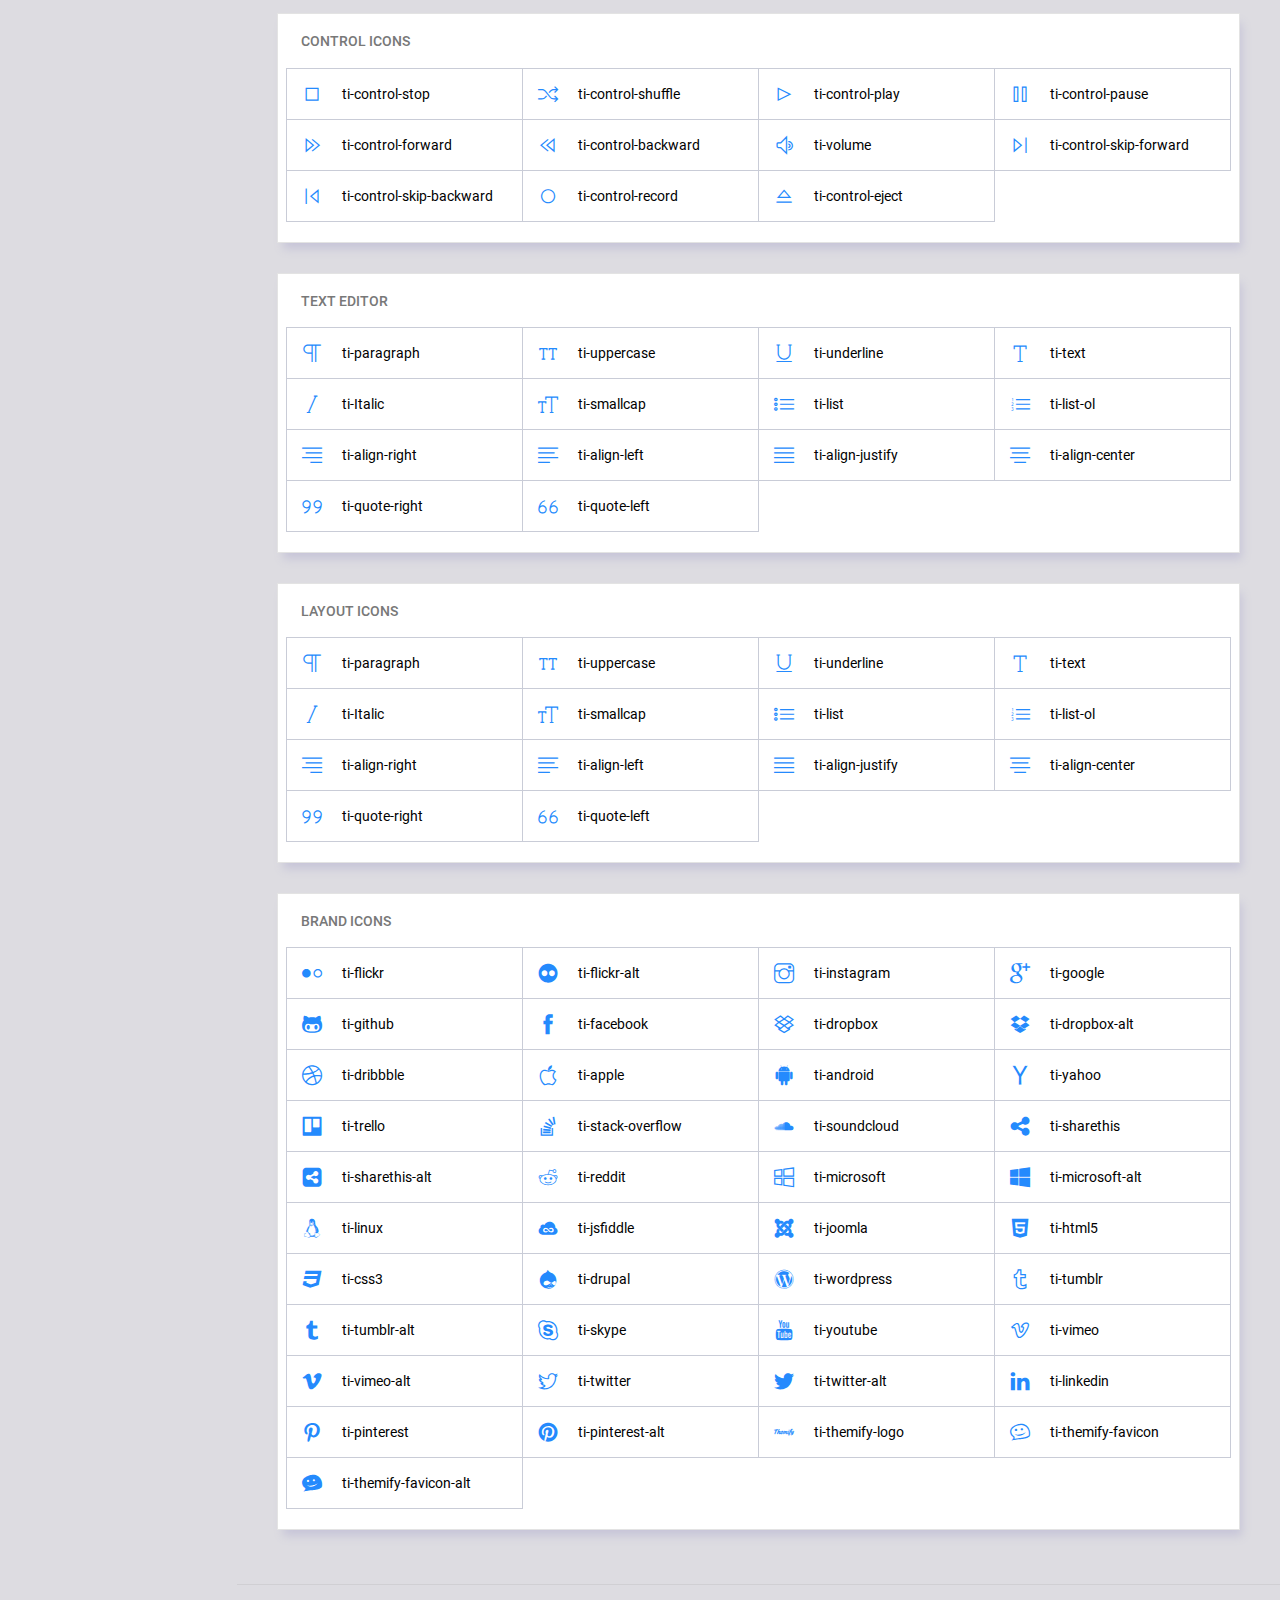
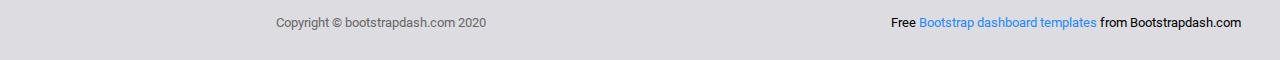
<file: static/admin/pages/icons/themify.html>
<!DOCTYPE html>
<html lang="en">

<head>
  <!-- Required meta tags -->
  <meta charset="utf-8">
  <meta name="viewport" content="width=device-width, initial-scale=1, shrink-to-fit=no">
  <title>RoyalUI Admin</title>
  <!-- plugins:css -->
  <link rel="stylesheet" href="../../vendors/ti-icons/css/themify-icons.css">
  <link rel="stylesheet" href="../../vendors/base/vendor.bundle.base.css">
  <!-- endinject -->
  <!-- plugin css for this page -->
  <!-- End plugin css for this page -->
  <!-- inject:css -->
  <link rel="stylesheet" href="../../css/style.css">
  <!-- endinject -->
  <link rel="shortcut icon" href="../../images/favicon.png" />
</head>

<body>
  <div class="container-scroller">
    <!-- partial:../../partials/_navbar.html -->
    <nav class="navbar col-lg-12 col-12 p-0 fixed-top d-flex flex-row">
      <div class="text-center navbar-brand-wrapper d-flex align-items-center justify-content-center">
        <a class="navbar-brand brand-logo mr-5" href="../../index.html"><img src="../../images/logo.svg" class="mr-2" alt="logo"/></a>
        <a class="navbar-brand brand-logo-mini" href="../../index.html"><img src="../../images/logo-mini.svg" alt="logo"/></a>
      </div>
      <div class="navbar-menu-wrapper d-flex align-items-center justify-content-end">
        <button class="navbar-toggler navbar-toggler align-self-center" type="button" data-toggle="minimize">
          <span class="ti-view-list"></span>
        </button>
        <ul class="navbar-nav mr-lg-2">
          <li class="nav-item nav-search d-none d-lg-block">
            <div class="input-group">
              <div class="input-group-prepend hover-cursor" id="navbar-search-icon">
                <span class="input-group-text" id="search">
                  <i class="ti-search"></i>
                </span>
              </div>
              <input type="text" class="form-control" id="navbar-search-input" placeholder="Search now" aria-label="search" aria-describedby="search">
            </div>
          </li>
        </ul>
        <ul class="navbar-nav navbar-nav-right">
          <li class="nav-item dropdown mr-1">
            <a class="nav-link count-indicator dropdown-toggle d-flex justify-content-center align-items-center" id="messageDropdown" href="#" data-toggle="dropdown">
              <i class="ti-email mx-0"></i>
            </a>
            <div class="dropdown-menu dropdown-menu-right navbar-dropdown" aria-labelledby="messageDropdown">
              <p class="mb-0 font-weight-normal float-left dropdown-header">Messages</p>
              <a class="dropdown-item">
                <div class="item-thumbnail">
                    <img src="../../images/faces/face4.jpg" alt="image" class="profile-pic">
                </div>
                <div class="item-content flex-grow">
                  <h6 class="ellipsis font-weight-normal">David Grey
                  </h6>
                  <p class="font-weight-light small-text text-muted mb-0">
                    The meeting is cancelled
                  </p>
                </div>
              </a>
              <a class="dropdown-item">
                <div class="item-thumbnail">
                    <img src="../../images/faces/face2.jpg" alt="image" class="profile-pic">
                </div>
                <div class="item-content flex-grow">
                  <h6 class="ellipsis font-weight-normal">Tim Cook
                  </h6>
                  <p class="font-weight-light small-text text-muted mb-0">
                    New product launch
                  </p>
                </div>
              </a>
              <a class="dropdown-item">
                <div class="item-thumbnail">
                    <img src="../../images/faces/face3.jpg" alt="image" class="profile-pic">
                </div>
                <div class="item-content flex-grow">
                  <h6 class="ellipsis font-weight-normal"> Johnson
                  </h6>
                  <p class="font-weight-light small-text text-muted mb-0">
                    Upcoming board meeting
                  </p>
                </div>
              </a>
            </div>
          </li>
          <li class="nav-item dropdown">
            <a class="nav-link count-indicator dropdown-toggle" id="notificationDropdown" href="#" data-toggle="dropdown">
              <i class="ti-bell mx-0"></i>
              <span class="count"></span>
            </a>
            <div class="dropdown-menu dropdown-menu-right navbar-dropdown" aria-labelledby="notificationDropdown">
              <p class="mb-0 font-weight-normal float-left dropdown-header">Notifications</p>
              <a class="dropdown-item">
                <div class="item-thumbnail">
                  <div class="item-icon bg-success">
                    <i class="ti-info-alt mx-0"></i>
                  </div>
                </div>
                <div class="item-content">
                  <h6 class="font-weight-normal">Application Error</h6>
                  <p class="font-weight-light small-text mb-0 text-muted">
                    Just now
                  </p>
                </div>
              </a>
              <a class="dropdown-item">
                <div class="item-thumbnail">
                  <div class="item-icon bg-warning">
                    <i class="ti-settings mx-0"></i>
                  </div>
                </div>
                <div class="item-content">
                  <h6 class="font-weight-normal">Settings</h6>
                  <p class="font-weight-light small-text mb-0 text-muted">
                    Private message
                  </p>
                </div>
              </a>
              <a class="dropdown-item">
                <div class="item-thumbnail">
                  <div class="item-icon bg-info">
                    <i class="ti-user mx-0"></i>
                  </div>
                </div>
                <div class="item-content">
                  <h6 class="font-weight-normal">New user registration</h6>
                  <p class="font-weight-light small-text mb-0 text-muted">
                    2 days ago
                  </p>
                </div>
              </a>
            </div>
          </li>
          <li class="nav-item nav-profile dropdown">
            <a class="nav-link dropdown-toggle" href="#" data-toggle="dropdown" id="profileDropdown">
              <img src="../../images/faces/face28.jpg" alt="profile"/>
            </a>
            <div class="dropdown-menu dropdown-menu-right navbar-dropdown" aria-labelledby="profileDropdown">
              <a class="dropdown-item">
                <i class="ti-settings text-primary"></i>
                Settings
              </a>
              <a class="dropdown-item">
                <i class="ti-power-off text-primary"></i>
                Logout
              </a>
            </div>
          </li>
        </ul>
        <button class="navbar-toggler navbar-toggler-right d-lg-none align-self-center" type="button" data-toggle="offcanvas">
          <span class="ti-view-list"></span>
        </button>
      </div>
    </nav>
    <!-- partial -->
    <div class="container-fluid page-body-wrapper">
      <!-- partial:../../partials/_sidebar.html -->
      <nav class="sidebar sidebar-offcanvas" id="sidebar">
        <ul class="nav">
          <li class="nav-item">
            <a class="nav-link" href="../../index.html">
              <i class="ti-shield menu-icon"></i>
              <span class="menu-title">Dashboard</span>
            </a>
          </li>
          <li class="nav-item">
            <a class="nav-link" data-toggle="collapse" href="#ui-basic" aria-expanded="false" aria-controls="ui-basic">
              <i class="ti-palette menu-icon"></i>
              <span class="menu-title">UI Elements</span>
              <i class="menu-arrow"></i>
            </a>
            <div class="collapse" id="ui-basic">
              <ul class="nav flex-column sub-menu">
                <li class="nav-item"> <a class="nav-link" href="../../pages/ui-features/buttons.html">Buttons</a></li>
                <li class="nav-item"> <a class="nav-link" href="../../pages/ui-features/typography.html">Typography</a></li>
              </ul>
            </div>
          </li>
          <li class="nav-item">
            <a class="nav-link" href="../../pages/forms/basic_elements.html">
              <i class="ti-layout-list-post menu-icon"></i>
              <span class="menu-title">Form elements</span>
            </a>
          </li>
          <li class="nav-item">
            <a class="nav-link" href="../../pages/charts/chartjs.html">
              <i class="ti-pie-chart menu-icon"></i>
              <span class="menu-title">Charts</span>
            </a>
          </li>
          <li class="nav-item">
            <a class="nav-link" href="../../pages/tables/basic-table.html">
              <i class="ti-view-list-alt menu-icon"></i>
              <span class="menu-title">Tables</span>
            </a>
          </li>
          <li class="nav-item">
            <a class="nav-link" href="../../pages/icons/themify.html">
              <i class="ti-star menu-icon"></i>
              <span class="menu-title">Icons</span>
            </a>
          </li>
          <li class="nav-item">
            <a class="nav-link" data-toggle="collapse" href="#auth" aria-expanded="false" aria-controls="auth">
              <i class="ti-user menu-icon"></i>
              <span class="menu-title">User Pages</span>
              <i class="menu-arrow"></i>
            </a>
            <div class="collapse" id="auth">
              <ul class="nav flex-column sub-menu">
                <li class="nav-item"> <a class="nav-link" href="../../pages/samples/login.html"> Login </a></li>
                <li class="nav-item"> <a class="nav-link" href="../../pages/samples/login-2.html"> Login 2 </a></li>
                <li class="nav-item"> <a class="nav-link" href="../../pages/samples/register.html"> Register </a></li>
                <li class="nav-item"> <a class="nav-link" href="../../pages/samples/register-2.html"> Register 2 </a></li>
                <li class="nav-item"> <a class="nav-link" href="../../pages/samples/lock-screen.html"> Lockscreen </a></li>
              </ul>
            </div>
          </li>
          <li class="nav-item">
            <a class="nav-link" href="../../documentation/documentation.html">
              <i class="ti-write menu-icon"></i>
              <span class="menu-title">Documentation</span>
            </a>
          </li>
        </ul>
      </nav>
      <!-- partial -->
      <div class="main-panel">          
        <div class="content-wrapper">
          <div class="row">
            <div class="col-lg-12 grid-margin">
              <div class="card">
                <div class="card-body">
                  <h4 class="card-title">Arrows & direction icons</h4>
                  <div class="icons-list row">
                    <div class="col-sm-6 col-md-4 col-lg-3"> <i class="ti-arrow-up"></i> ti-arrow-up </div>
                    <div class="col-sm-6 col-md-4 col-lg-3"> <i class="ti-arrow-right"></i> ti-arrow-right </div>
                    <div class="col-sm-6 col-md-4 col-lg-3"> <i class="ti-arrow-left"></i> ti-arrow-left </div>
                    <div class="col-sm-6 col-md-4 col-lg-3"> <i class="ti-arrow-down"></i> ti-arrow-down </div>
                    <div class="col-sm-6 col-md-4 col-lg-3"> <i class="ti-arrows-vertical"></i> ti-arrows-vertical </div>
                    <div class="col-sm-6 col-md-4 col-lg-3"> <i class="ti-arrows-horizontal"></i> ti-arrows-horizontal </div>
                    <div class="col-sm-6 col-md-4 col-lg-3"> <i class="ti-angle-up"></i> ti-angle-up </div>
                    <div class="col-sm-6 col-md-4 col-lg-3"> <i class="ti-angle-right"></i> ti-angle-right </div>
                    <div class="col-sm-6 col-md-4 col-lg-3"> <i class="ti-angle-left"></i> ti-angle-left </div>
                    <div class="col-sm-6 col-md-4 col-lg-3"> <i class="ti-angle-down"></i> ti-angle-down </div>
                    <div class="col-sm-6 col-md-4 col-lg-3"> <i class="ti-angle-double-up"></i> ti-angle-double-up </div>
                    <div class="col-sm-6 col-md-4 col-lg-3"> <i class="ti-angle-double-right"></i> ti-angle-double-right </div>
                    <div class="col-sm-6 col-md-4 col-lg-3"> <i class="ti-angle-double-left"></i> ti-angle-double-left </div>
                    <div class="col-sm-6 col-md-4 col-lg-3"> <i class="ti-angle-double-down"></i> ti-angle-double-down </div>
                    <div class="col-sm-6 col-md-4 col-lg-3"> <i class="ti-move"></i> ti-move </div>
                    <div class="col-sm-6 col-md-4 col-lg-3"> <i class="ti-fullscreen"></i> ti-fullscreen </div>
                    <div class="col-sm-6 col-md-4 col-lg-3"> <i class="ti-arrow-top-right"></i> ti-arrow-top-right </div>
                    <div class="col-sm-6 col-md-4 col-lg-3"> <i class="ti-arrow-top-left"></i> ti-arrow-top-left </div>
                    <div class="col-sm-6 col-md-4 col-lg-3"> <i class="ti-arrow-circle-up"></i> ti-arrow-circle-up </div>
                    <div class="col-sm-6 col-md-4 col-lg-3"> <i class="ti-arrow-circle-right"></i> ti-arrow-circle-right </div>
                    <div class="col-sm-6 col-md-4 col-lg-3"> <i class="ti-arrow-circle-left"></i> ti-arrow-circle-left </div>
                    <div class="col-sm-6 col-md-4 col-lg-3"> <i class="ti-arrow-circle-down"></i> ti-arrow-circle-down </div>
                    <div class="col-sm-6 col-md-4 col-lg-3"> <i class="ti-arrows-corner"></i> ti-arrows-corner </div>
                    <div class="col-sm-6 col-md-4 col-lg-3"> <i class="ti-split-v"></i> ti-split-v </div>
                    <div class="col-sm-6 col-md-4 col-lg-3"> <i class="ti-split-v-alt"></i> ti-split-v-alt </div>
                    <div class="col-sm-6 col-md-4 col-lg-3"> <i class="ti-split-h"></i> ti-split-h </div>
                    <div class="col-sm-6 col-md-4 col-lg-3"> <i class="ti-hand-point-up"></i> ti-hand-point-up </div>
                    <div class="col-sm-6 col-md-4 col-lg-3"> <i class="ti-hand-point-right"></i> ti-hand-point-right </div>
                    <div class="col-sm-6 col-md-4 col-lg-3"> <i class="ti-hand-point-left"></i> ti-hand-point-left </div>
                    <div class="col-sm-6 col-md-4 col-lg-3"> <i class="ti-hand-point-down"></i> ti-hand-point-down </div>
                    <div class="col-sm-6 col-md-4 col-lg-3"> <i class="ti-back-right"></i> ti-back-right </div>
                    <div class="col-sm-6 col-md-4 col-lg-3"> <i class="ti-back-left"></i> ti-back-left </div>
                    <div class="col-sm-6 col-md-4 col-lg-3"> <i class="ti-exchange-vertical"></i> ti-exchange-vertical </div>
                  </div>
                </div>
              </div>
            </div>
            <div class="col-lg-12 grid-margin">
              <div class="card">
                <div class="card-body">
                  <h4 class="card-title">Web app icons</h4>
                  <div class="icons-list row">
                    <div class="col-sm-6 col-md-4 col-lg-3"> <i class="ti-wand"></i> ti-wand </div>
                    <div class="col-sm-6 col-md-4 col-lg-3"> <i class="ti-save"></i> ti-save </div>
                    <div class="col-sm-6 col-md-4 col-lg-3"> <i class="ti-save-alt"></i> ti-save-alt </div>
                    <div class="col-sm-6 col-md-4 col-lg-3"> <i class="ti-direction"></i> ti-direction </div>
                    <div class="col-sm-6 col-md-4 col-lg-3"> <i class="ti-direction-alt"></i> ti-direction-alt </div>
                    <div class="col-sm-6 col-md-4 col-lg-3"> <i class="ti-user"></i> ti-user </div>
                    <div class="col-sm-6 col-md-4 col-lg-3"> <i class="ti-link"></i> ti-link </div>
                    <div class="col-sm-6 col-md-4 col-lg-3"> <i class="ti-unlink"></i> ti-unlink </div>
                    <div class="col-sm-6 col-md-4 col-lg-3"> <i class="ti-trash"></i> ti-trash </div>
                    <div class="col-sm-6 col-md-4 col-lg-3"> <i class="ti-target"></i> ti-target </div>
                    <div class="col-sm-6 col-md-4 col-lg-3"> <i class="ti-tag"></i> ti-tag </div>
                    <div class="col-sm-6 col-md-4 col-lg-3"> <i class="ti-desktop"></i> ti-desktop </div>
                    <div class="col-sm-6 col-md-4 col-lg-3"> <i class="ti-tablet"></i> ti-tablet </div>
                    <div class="col-sm-6 col-md-4 col-lg-3"> <i class="ti-mobile"></i> ti-mobile </div>
                    <div class="col-sm-6 col-md-4 col-lg-3"> <i class="ti-email"></i> ti-email </div>
                    <div class="col-sm-6 col-md-4 col-lg-3"> <i class="ti-star"></i> ti-star </div>
                    <div class="col-sm-6 col-md-4 col-lg-3"> <i class="ti-spray"></i> ti-spray </div>
                    <div class="col-sm-6 col-md-4 col-lg-3"> <i class="ti-bar-chart-alt"></i> ti-bar-chart-alt </div>
                    <div class="col-sm-6 col-md-4 col-lg-3"> <i class="ti-shopping-cart"></i> ti-shopping-cart </div>
                    <div class="col-sm-6 col-md-4 col-lg-3"> <i class="ti-shopping-cart-full"></i> ti-shopping-cart-full </div>
                    <div class="col-sm-6 col-md-4 col-lg-3"> <i class="ti-settings"></i> ti-settings </div>
                    <div class="col-sm-6 col-md-4 col-lg-3"> <i class="ti-search"></i> ti-search </div>
                    <div class="col-sm-6 col-md-4 col-lg-3"> <i class="ti-zoom-in"></i> ti-zoom-in </div>
                    <div class="col-sm-6 col-md-4 col-lg-3"> <i class="ti-zoom-out"></i> ti-zoom-out </div>
                    <div class="col-sm-6 col-md-4 col-lg-3"> <i class="ti-cut"></i> ti-cut </div>
                    <div class="col-sm-6 col-md-4 col-lg-3"> <i class="ti-ruler"></i> ti-ruler </div>
                    <div class="col-sm-6 col-md-4 col-lg-3"> <i class="ti-ruler-alt-2"></i> ti-ruler-alt-2 </div>
                    <div class="col-sm-6 col-md-4 col-lg-3"> <i class="ti-ruler-pencil"></i> ti-ruler-pencil </div>
                    <div class="col-sm-6 col-md-4 col-lg-3"> <i class="ti-ruler-alt"></i> ti-ruler-alt </div>
                    <div class="col-sm-6 col-md-4 col-lg-3"> <i class="ti-bookmark"></i> ti-bookmark </div>
                    <div class="col-sm-6 col-md-4 col-lg-3"> <i class="ti-bookmark-alt"></i> ti-bookmark-alt </div>
                    <div class="col-sm-6 col-md-4 col-lg-3"> <i class="ti-reload"></i> ti-reload </div>
                    <div class="col-sm-6 col-md-4 col-lg-3"> <i class="ti-plus"></i> ti-plus </div>
                    <div class="col-sm-6 col-md-4 col-lg-3"> <i class="ti-minus"></i> ti-minus </div>
                    <div class="col-sm-6 col-md-4 col-lg-3"> <i class="ti-close"></i> ti-close </div>
                    <div class="col-sm-6 col-md-4 col-lg-3"> <i class="ti-pin"></i> ti-pin </div>
                    <div class="col-sm-6 col-md-4 col-lg-3"> <i class="ti-pencil"></i> ti-pencil </div>
                    <div class="col-sm-6 col-md-4 col-lg-3"> <i class="ti-pencil-alt"></i> ti-pencil-alt </div>
                    <div class="col-sm-6 col-md-4 col-lg-3"> <i class="ti-paint-roller"></i> ti-paint-roller </div>
                    <div class="col-sm-6 col-md-4 col-lg-3"> <i class="ti-paint-bucket"></i> ti-paint-bucket </div>
                    <div class="col-sm-6 col-md-4 col-lg-3"> <i class="ti-na"></i> ti-na </div>
                    <div class="col-sm-6 col-md-4 col-lg-3"> <i class="ti-medall"></i> ti-medall </div>
                    <div class="col-sm-6 col-md-4 col-lg-3"> <i class="ti-medall-alt"></i> ti-medall-alt </div>
                    <div class="col-sm-6 col-md-4 col-lg-3"> <i class="ti-marker"></i> ti-marker </div>
                    <div class="col-sm-6 col-md-4 col-lg-3"> <i class="ti-marker-alt"></i> ti-marker-alt </div>
                    <div class="col-sm-6 col-md-4 col-lg-3"> <i class="ti-lock"></i> ti-lock </div>
                    <div class="col-sm-6 col-md-4 col-lg-3"> <i class="ti-unlock"></i> ti-unlock </div>
                    <div class="col-sm-6 col-md-4 col-lg-3"> <i class="ti-location-arrow"></i> ti-location-arrow </div>
                    <div class="col-sm-6 col-md-4 col-lg-3"> <i class="ti-layout"></i> ti-layout </div>
                    <div class="col-sm-6 col-md-4 col-lg-3"> <i class="ti-layers"></i> ti-layers </div>
                    <div class="col-sm-6 col-md-4 col-lg-3"> <i class="ti-layers-alt"></i> ti-layers-alt </div>
                    <div class="col-sm-6 col-md-4 col-lg-3"> <i class="ti-key"></i> ti-key </div>
                    <div class="col-sm-6 col-md-4 col-lg-3"> <i class="ti-image"></i> ti-image </div>
                    <div class="col-sm-6 col-md-4 col-lg-3"> <i class="ti-heart"></i> ti-heart </div>
                    <div class="col-sm-6 col-md-4 col-lg-3"> <i class="ti-heart-broken"></i> ti-heart-broken </div>
                    <div class="col-sm-6 col-md-4 col-lg-3"> <i class="ti-hand-stop"></i> ti-hand-stop </div>
                    <div class="col-sm-6 col-md-4 col-lg-3"> <i class="ti-hand-open"></i> ti-hand-open </div>
                    <div class="col-sm-6 col-md-4 col-lg-3"> <i class="ti-hand-drag"></i> ti-hand-drag </div>
                    <div class="col-sm-6 col-md-4 col-lg-3"> <i class="ti-flag"></i> ti-flag </div>
                    <div class="col-sm-6 col-md-4 col-lg-3"> <i class="ti-flag-alt"></i> ti-flag-alt </div>
                    <div class="col-sm-6 col-md-4 col-lg-3"> <i class="ti-flag-alt-2"></i> ti-flag-alt-2 </div>
                    <div class="col-sm-6 col-md-4 col-lg-3"> <i class="ti-eye"></i> ti-eye </div>
                    <div class="col-sm-6 col-md-4 col-lg-3"> <i class="ti-import"></i> ti-import </div>
                    <div class="col-sm-6 col-md-4 col-lg-3"> <i class="ti-export"></i> ti-export </div>
                    <div class="col-sm-6 col-md-4 col-lg-3"> <i class="ti-cup"></i> ti-cup </div>
                    <div class="col-sm-6 col-md-4 col-lg-3"> <i class="ti-crown"></i> ti-crown </div>
                    <div class="col-sm-6 col-md-4 col-lg-3"> <i class="ti-comments"></i> ti-comments </div>
                    <div class="col-sm-6 col-md-4 col-lg-3"> <i class="ti-comment"></i> ti-comment </div>
                    <div class="col-sm-6 col-md-4 col-lg-3"> <i class="ti-comment-alt"></i> ti-comment-alt </div>
                    <div class="col-sm-6 col-md-4 col-lg-3"> <i class="ti-thought"></i> ti-thought </div>
                    <div class="col-sm-6 col-md-4 col-lg-3"> <i class="ti-clip"></i> ti-clip </div>
                    <div class="col-sm-6 col-md-4 col-lg-3"> <i class="ti-check"></i> ti-check </div>
                    <div class="col-sm-6 col-md-4 col-lg-3"> <i class="ti-check-box"></i> ti-check-box </div>
                    <div class="col-sm-6 col-md-4 col-lg-3"> <i class="ti-camera"></i> ti-camera </div>
                    <div class="col-sm-6 col-md-4 col-lg-3"> <i class="ti-announcement"></i> ti-announcement </div>
                    <div class="col-sm-6 col-md-4 col-lg-3"> <i class="ti-brush"></i> ti-brush </div>
                    <div class="col-sm-6 col-md-4 col-lg-3"> <i class="ti-brush-alt"></i> ti-brush-alt </div>
                    <div class="col-sm-6 col-md-4 col-lg-3"> <i class="ti-palette"></i> ti-palette </div>
                    <div class="col-sm-6 col-md-4 col-lg-3"> <i class="ti-briefcase"></i> ti-briefcase </div>
                    <div class="col-sm-6 col-md-4 col-lg-3"> <i class="ti-bolt"></i> ti-bolt </div>
                    <div class="col-sm-6 col-md-4 col-lg-3"> <i class="ti-bolt-alt"></i> ti-bolt-alt </div>
                    <div class="col-sm-6 col-md-4 col-lg-3"> <i class="ti-blackboard"></i> ti-blackboard </div>
                    <div class="col-sm-6 col-md-4 col-lg-3"> <i class="ti-bag"></i> ti-bag </div>
                    <div class="col-sm-6 col-md-4 col-lg-3"> <i class="ti-world"></i> ti-world </div>
                    <div class="col-sm-6 col-md-4 col-lg-3"> <i class="ti-wheelchair"></i> ti-wheelchair </div>
                    <div class="col-sm-6 col-md-4 col-lg-3"> <i class="ti-car"></i> ti-car </div>
                    <div class="col-sm-6 col-md-4 col-lg-3"> <i class="ti-truck"></i> ti-truck </div>
                    <div class="col-sm-6 col-md-4 col-lg-3"> <i class="ti-timer"></i> ti-timer </div>
                    <div class="col-sm-6 col-md-4 col-lg-3"> <i class="ti-ticket"></i> ti-ticket </div>
                    <div class="col-sm-6 col-md-4 col-lg-3"> <i class="ti-thumb-up"></i> ti-thumb-up </div>
                    <div class="col-sm-6 col-md-4 col-lg-3"> <i class="ti-thumb-down"></i> ti-thumb-down </div>
                    <div class="col-sm-6 col-md-4 col-lg-3"> <i class="ti-stats-up"></i> ti-stats-up </div>
                    <div class="col-sm-6 col-md-4 col-lg-3"> <i class="ti-stats-down"></i> ti-stats-down </div>
                    <div class="col-sm-6 col-md-4 col-lg-3"> <i class="ti-shine"></i> ti-shine </div>
                    <div class="col-sm-6 col-md-4 col-lg-3"> <i class="ti-shift-right"></i> ti-shift-right </div>
                    <div class="col-sm-6 col-md-4 col-lg-3"> <i class="ti-shift-left"></i> ti-shift-left </div>
                    <div class="col-sm-6 col-md-4 col-lg-3"> <i class="ti-shift-right-alt"></i> ti-shift-right-alt </div>
                    <div class="col-sm-6 col-md-4 col-lg-3"> <i class="ti-shift-left-alt"></i> ti-shift-left-alt </div>
                    <div class="col-sm-6 col-md-4 col-lg-3"> <i class="ti-shield"></i> ti-shield </div>
                    <div class="col-sm-6 col-md-4 col-lg-3"> <i class="ti-notepad"></i> ti-notepad </div>
                    <div class="col-sm-6 col-md-4 col-lg-3"> <i class="ti-server"></i> ti-server </div>
                    <div class="col-sm-6 col-md-4 col-lg-3"> <i class="ti-pulse"></i> ti-pulse </div>
                    <div class="col-sm-6 col-md-4 col-lg-3"> <i class="ti-printer"></i> ti-printer </div>
                    <div class="col-sm-6 col-md-4 col-lg-3"> <i class="ti-power-off"></i> ti-power-off </div>
                    <div class="col-sm-6 col-md-4 col-lg-3"> <i class="ti-plug"></i> ti-plug </div>
                    <div class="col-sm-6 col-md-4 col-lg-3"> <i class="ti-pie-chart"></i> ti-pie-chart </div>
                    <div class="col-sm-6 col-md-4 col-lg-3"> <i class="ti-panel"></i> ti-panel </div>
                    <div class="col-sm-6 col-md-4 col-lg-3"> <i class="ti-package"></i> ti-package </div>
                    <div class="col-sm-6 col-md-4 col-lg-3"> <i class="ti-music"></i> ti-music </div>
                    <div class="col-sm-6 col-md-4 col-lg-3"> <i class="ti-music-alt"></i> ti-music-alt </div>
                    <div class="col-sm-6 col-md-4 col-lg-3"> <i class="ti-mouse"></i> ti-mouse </div>
                    <div class="col-sm-6 col-md-4 col-lg-3"> <i class="ti-mouse-alt"></i> ti-mouse-alt </div>
                    <div class="col-sm-6 col-md-4 col-lg-3"> <i class="ti-money"></i> ti-money </div>
                    <div class="col-sm-6 col-md-4 col-lg-3"> <i class="ti-microphone"></i> ti-microphone </div>
                    <div class="col-sm-6 col-md-4 col-lg-3"> <i class="ti-menu"></i> ti-menu </div>
                    <div class="col-sm-6 col-md-4 col-lg-3"> <i class="ti-menu-alt"></i> ti-menu-alt </div>
                    <div class="col-sm-6 col-md-4 col-lg-3"> <i class="ti-map"></i> ti-map </div>
                    <div class="col-sm-6 col-md-4 col-lg-3"> <i class="ti-map-alt"></i> ti-map-alt </div>
                    <div class="col-sm-6 col-md-4 col-lg-3"> <i class="ti-location-pin"></i> ti-location-pin </div>
                    <div class="col-sm-6 col-md-4 col-lg-3"> <i class="ti-light-bulb"></i> ti-light-bulb </div>
                    <div class="col-sm-6 col-md-4 col-lg-3"> <i class="ti-info"></i> ti-info </div>
                    <div class="col-sm-6 col-md-4 col-lg-3"> <i class="ti-infinite"></i> ti-infinite </div>
                    <div class="col-sm-6 col-md-4 col-lg-3"> <i class="ti-id-badge"></i> ti-id-badge </div>
                    <div class="col-sm-6 col-md-4 col-lg-3"> <i class="ti-hummer"></i> ti-hummer </div>
                    <div class="col-sm-6 col-md-4 col-lg-3"> <i class="ti-home"></i> ti-home </div>
                    <div class="col-sm-6 col-md-4 col-lg-3"> <i class="ti-help"></i> ti-help </div>
                    <div class="col-sm-6 col-md-4 col-lg-3"> <i class="ti-headphone"></i> ti-headphone </div>
                    <div class="col-sm-6 col-md-4 col-lg-3"> <i class="ti-harddrives"></i> ti-harddrives </div>
                    <div class="col-sm-6 col-md-4 col-lg-3"> <i class="ti-harddrive"></i> ti-harddrive </div>
                    <div class="col-sm-6 col-md-4 col-lg-3"> <i class="ti-gift"></i> ti-gift </div>
                    <div class="col-sm-6 col-md-4 col-lg-3"> <i class="ti-game"></i> ti-game </div>
                    <div class="col-sm-6 col-md-4 col-lg-3"> <i class="ti-filter"></i> ti-filter </div>
                    <div class="col-sm-6 col-md-4 col-lg-3"> <i class="ti-files"></i> ti-files </div>
                    <div class="col-sm-6 col-md-4 col-lg-3"> <i class="ti-file"></i> ti-file </div>
                    <div class="col-sm-6 col-md-4 col-lg-3"> <i class="ti-zip"></i> ti-zip </div>
                    <div class="col-sm-6 col-md-4 col-lg-3"> <i class="ti-folder"></i> ti-folder </div>
                    <div class="col-sm-6 col-md-4 col-lg-3"> <i class="ti-envelope"></i> ti-envelope </div>
                    <div class="col-sm-6 col-md-4 col-lg-3"> <i class="ti-dashboard"></i> ti-dashboard </div>
                    <div class="col-sm-6 col-md-4 col-lg-3"> <i class="ti-cloud"></i> ti-cloud </div>
                    <div class="col-sm-6 col-md-4 col-lg-3"> <i class="ti-cloud-up"></i> ti-cloud-up </div>
                    <div class="col-sm-6 col-md-4 col-lg-3"> <i class="ti-cloud-down"></i> ti-cloud-down </div>
                    <div class="col-sm-6 col-md-4 col-lg-3"> <i class="ti-clipboard"></i> ti-clipboard </div>
                    <div class="col-sm-6 col-md-4 col-lg-3"> <i class="ti-calendar"></i> ti-calendar </div>
                    <div class="col-sm-6 col-md-4 col-lg-3"> <i class="ti-book"></i> ti-book </div>
                    <div class="col-sm-6 col-md-4 col-lg-3"> <i class="ti-bell"></i> ti-bell </div>
                    <div class="col-sm-6 col-md-4 col-lg-3"> <i class="ti-basketball"></i> ti-basketball </div>
                    <div class="col-sm-6 col-md-4 col-lg-3"> <i class="ti-bar-chart"></i> ti-bar-chart </div>
                    <div class="col-sm-6 col-md-4 col-lg-3"> <i class="ti-bar-chart-alt"></i> ti-bar-chart-alt </div>
                    <div class="col-sm-6 col-md-4 col-lg-3"> <i class="ti-archive"></i> ti-archive </div>
                    <div class="col-sm-6 col-md-4 col-lg-3"> <i class="ti-anchor"></i> ti-anchor </div>
                    <div class="col-sm-6 col-md-4 col-lg-3"> <i class="ti-alert"></i> ti-alert </div>
                    <div class="col-sm-6 col-md-4 col-lg-3"> <i class="ti-alarm-clock"></i> ti-alarm-clock </div>
                    <div class="col-sm-6 col-md-4 col-lg-3"> <i class="ti-agenda"></i> ti-agenda </div>
                    <div class="col-sm-6 col-md-4 col-lg-3"> <i class="ti-write"></i> ti-write </div>
                    <div class="col-sm-6 col-md-4 col-lg-3"> <i class="ti-wallet"></i> ti-wallet </div>
                    <div class="col-sm-6 col-md-4 col-lg-3"> <i class="ti-video-clapper"></i> ti-video-clapper </div>
                    <div class="col-sm-6 col-md-4 col-lg-3"> <i class="ti-video-camera"></i> ti-video-camera </div>
                    <div class="col-sm-6 col-md-4 col-lg-3"> <i class="ti-vector"></i> ti-vector </div>
                    <div class="col-sm-6 col-md-4 col-lg-3"> <i class="ti-support"></i> ti-support </div>
                    <div class="col-sm-6 col-md-4 col-lg-3"> <i class="ti-stamp"></i> ti-stamp </div>
                    <div class="col-sm-6 col-md-4 col-lg-3"> <i class="ti-slice"></i> ti-slice </div>
                    <div class="col-sm-6 col-md-4 col-lg-3"> <i class="ti-shortcode"></i> ti-shortcode </div>
                    <div class="col-sm-6 col-md-4 col-lg-3"> <i class="ti-receipt"></i> ti-receipt </div>
                    <div class="col-sm-6 col-md-4 col-lg-3"> <i class="ti-pin2"></i> ti-pin2 </div>
                    <div class="col-sm-6 col-md-4 col-lg-3"> <i class="ti-pin-alt"></i> ti-pin-alt </div>
                    <div class="col-sm-6 col-md-4 col-lg-3"> <i class="ti-pencil-alt2"></i> ti-pencil-alt2 </div>
                    <div class="col-sm-6 col-md-4 col-lg-3"> <i class="ti-eraser"></i> ti-eraser </div>
                    <div class="col-sm-6 col-md-4 col-lg-3"> <i class="ti-more"></i> ti-more </div>
                    <div class="col-sm-6 col-md-4 col-lg-3"> <i class="ti-more-alt"></i> ti-more-alt </div>
                    <div class="col-sm-6 col-md-4 col-lg-3"> <i class="ti-microphone-alt"></i> ti-microphone-alt </div>
                    <div class="col-sm-6 col-md-4 col-lg-3"> <i class="ti-magnet"></i> ti-magnet </div>
                    <div class="col-sm-6 col-md-4 col-lg-3"> <i class="ti-line-double"></i> ti-line-double </div>
                    <div class="col-sm-6 col-md-4 col-lg-3"> <i class="ti-line-dotted"></i> ti-line-dotted </div>
                    <div class="col-sm-6 col-md-4 col-lg-3"> <i class="ti-line-dashed"></i> ti-line-dashed </div>
                    <div class="col-sm-6 col-md-4 col-lg-3"> <i class="ti-ink-pen"></i> ti-ink-pen </div>
                    <div class="col-sm-6 col-md-4 col-lg-3"> <i class="ti-info-alt"></i> ti-info-alt </div>
                    <div class="col-sm-6 col-md-4 col-lg-3"> <i class="ti-help-alt"></i> ti-help-alt </div>
                    <div class="col-sm-6 col-md-4 col-lg-3"> <i class="ti-headphone-alt"></i> ti-headphone-alt </div>
                    <div class="col-sm-6 col-md-4 col-lg-3"> <i class="ti-gallery"></i> ti-gallery </div>
                    <div class="col-sm-6 col-md-4 col-lg-3"> <i class="ti-face-smile"></i> ti-face-smile </div>
                    <div class="col-sm-6 col-md-4 col-lg-3"> <i class="ti-face-sad"></i> ti-face-sad </div>
                    <div class="col-sm-6 col-md-4 col-lg-3"> <i class="ti-credit-card"></i> ti-credit-card </div>
                    <div class="col-sm-6 col-md-4 col-lg-3"> <i class="ti-comments-smiley"></i> ti-comments-smiley </div>
                    <div class="col-sm-6 col-md-4 col-lg-3"> <i class="ti-time"></i> ti-time </div>
                    <div class="col-sm-6 col-md-4 col-lg-3"> <i class="ti-share"></i> ti-share </div>
                    <div class="col-sm-6 col-md-4 col-lg-3"> <i class="ti-share-alt"></i> ti-share-alt </div>
                    <div class="col-sm-6 col-md-4 col-lg-3"> <i class="ti-rocket"></i> ti-rocket </div>
                    <div class="col-sm-6 col-md-4 col-lg-3"> <i class="ti-new-window"></i> ti-new-window </div>
                    <div class="col-sm-6 col-md-4 col-lg-3"> <i class="ti-rss"></i> ti-rss </div>
                    <div class="col-sm-6 col-md-4 col-lg-3"> <i class="ti-rss-alt"></i> ti-rss-alt </div>
                  </div>
                </div>
              </div>
            </div>
            <div class="col-lg-12 grid-margin">
              <div class="card">
                <div class="card-body">
                  <h4 class="card-title">Control icons</h4>
                  <div class="icons-list row">
                    <div class="col-sm-6 col-md-4 col-lg-3"> <i class="ti-control-stop"></i> ti-control-stop </div>
                    <div class="col-sm-6 col-md-4 col-lg-3"> <i class="ti-control-shuffle"></i> ti-control-shuffle </div>
                    <div class="col-sm-6 col-md-4 col-lg-3"> <i class="ti-control-play"></i> ti-control-play </div>
                    <div class="col-sm-6 col-md-4 col-lg-3"> <i class="ti-control-pause"></i> ti-control-pause </div>
                    <div class="col-sm-6 col-md-4 col-lg-3"> <i class="ti-control-forward"></i> ti-control-forward </div>
                    <div class="col-sm-6 col-md-4 col-lg-3"> <i class="ti-control-backward"></i> ti-control-backward </div>
                    <div class="col-sm-6 col-md-4 col-lg-3"> <i class="ti-volume"></i> ti-volume </div>
                    <div class="col-sm-6 col-md-4 col-lg-3"> <i class="ti-control-skip-forward"></i> ti-control-skip-forward </div>
                    <div class="col-sm-6 col-md-4 col-lg-3"> <i class="ti-control-skip-backward"></i> ti-control-skip-backward </div>
                    <div class="col-sm-6 col-md-4 col-lg-3"> <i class="ti-control-record"></i> ti-control-record </div>
                    <div class="col-sm-6 col-md-4 col-lg-3"> <i class="ti-control-eject"></i> ti-control-eject </div>
                  </div>
                </div>
              </div>
            </div>
            <div class="col-lg-12 grid-margin">
              <div class="card">
                <div class="card-body">
                  <h4 class="card-title">Text editor</h4>
                  <div class="icons-list row">
                    <div class="col-sm-6 col-md-4 col-lg-3"> <i class="ti-paragraph"></i> ti-paragraph </div>
                    <div class="col-sm-6 col-md-4 col-lg-3"> <i class="ti-uppercase"></i> ti-uppercase </div>
                    <div class="col-sm-6 col-md-4 col-lg-3"> <i class="ti-underline"></i> ti-underline </div>
                    <div class="col-sm-6 col-md-4 col-lg-3"> <i class="ti-text"></i> ti-text </div>
                    <div class="col-sm-6 col-md-4 col-lg-3"> <i class="ti-Italic"></i> ti-Italic </div>
                    <div class="col-sm-6 col-md-4 col-lg-3"> <i class="ti-smallcap"></i> ti-smallcap </div>
                    <div class="col-sm-6 col-md-4 col-lg-3"> <i class="ti-list"></i> ti-list </div>
                    <div class="col-sm-6 col-md-4 col-lg-3"> <i class="ti-list-ol"></i> ti-list-ol </div>
                    <div class="col-sm-6 col-md-4 col-lg-3"> <i class="ti-align-right"></i> ti-align-right </div>
                    <div class="col-sm-6 col-md-4 col-lg-3"> <i class="ti-align-left"></i> ti-align-left </div>
                    <div class="col-sm-6 col-md-4 col-lg-3"> <i class="ti-align-justify"></i> ti-align-justify </div>
                    <div class="col-sm-6 col-md-4 col-lg-3"> <i class="ti-align-center"></i> ti-align-center </div>
                    <div class="col-sm-6 col-md-4 col-lg-3"> <i class="ti-quote-right"></i> ti-quote-right </div>
                    <div class="col-sm-6 col-md-4 col-lg-3"> <i class="ti-quote-left"></i> ti-quote-left </div>
                  </div>
                </div>
              </div>
            </div>
            <div class="col-lg-12 grid-margin">
              <div class="card">
                <div class="card-body">
                  <h4 class="card-title">Layout icons</h4>
                  <div class="icons-list row">
                    <div class="col-sm-6 col-md-4 col-lg-3"> <i class="ti-paragraph"></i> ti-paragraph </div>
                    <div class="col-sm-6 col-md-4 col-lg-3"> <i class="ti-uppercase"></i> ti-uppercase </div>
                    <div class="col-sm-6 col-md-4 col-lg-3"> <i class="ti-underline"></i> ti-underline </div>
                    <div class="col-sm-6 col-md-4 col-lg-3"> <i class="ti-text"></i> ti-text </div>
                    <div class="col-sm-6 col-md-4 col-lg-3"> <i class="ti-Italic"></i> ti-Italic </div>
                    <div class="col-sm-6 col-md-4 col-lg-3"> <i class="ti-smallcap"></i> ti-smallcap </div>
                    <div class="col-sm-6 col-md-4 col-lg-3"> <i class="ti-list"></i> ti-list </div>
                    <div class="col-sm-6 col-md-4 col-lg-3"> <i class="ti-list-ol"></i> ti-list-ol </div>
                    <div class="col-sm-6 col-md-4 col-lg-3"> <i class="ti-align-right"></i> ti-align-right </div>
                    <div class="col-sm-6 col-md-4 col-lg-3"> <i class="ti-align-left"></i> ti-align-left </div>
                    <div class="col-sm-6 col-md-4 col-lg-3"> <i class="ti-align-justify"></i> ti-align-justify </div>
                    <div class="col-sm-6 col-md-4 col-lg-3"> <i class="ti-align-center"></i> ti-align-center </div>
                    <div class="col-sm-6 col-md-4 col-lg-3"> <i class="ti-quote-right"></i> ti-quote-right </div>
                    <div class="col-sm-6 col-md-4 col-lg-3"> <i class="ti-quote-left"></i> ti-quote-left </div>
                  </div>
                </div>
              </div>
            </div>
            <div class="col-lg-12 grid-margin">
              <div class="card">
                <div class="card-body">
                  <h4 class="card-title">Brand icons</h4>
                  <div class="icons-list row">
                    <div class="col-sm-6 col-md-4 col-lg-3"> <i class="ti-flickr"></i> ti-flickr </div>
                    <div class="col-sm-6 col-md-4 col-lg-3"> <i class="ti-flickr-alt"></i> ti-flickr-alt </div>
                    <div class="col-sm-6 col-md-4 col-lg-3"> <i class="ti-instagram"></i> ti-instagram </div>
                    <div class="col-sm-6 col-md-4 col-lg-3"> <i class="ti-google"></i> ti-google </div>
                    <div class="col-sm-6 col-md-4 col-lg-3"> <i class="ti-github"></i> ti-github </div>
                    <div class="col-sm-6 col-md-4 col-lg-3"> <i class="ti-facebook"></i> ti-facebook </div>
                    <div class="col-sm-6 col-md-4 col-lg-3"> <i class="ti-dropbox"></i> ti-dropbox </div>
                    <div class="col-sm-6 col-md-4 col-lg-3"> <i class="ti-dropbox-alt"></i> ti-dropbox-alt </div>
                    <div class="col-sm-6 col-md-4 col-lg-3"> <i class="ti-dribbble"></i> ti-dribbble </div>
                    <div class="col-sm-6 col-md-4 col-lg-3"> <i class="ti-apple"></i> ti-apple </div>
                    <div class="col-sm-6 col-md-4 col-lg-3"> <i class="ti-android"></i> ti-android </div>
                    <div class="col-sm-6 col-md-4 col-lg-3"> <i class="ti-yahoo"></i> ti-yahoo </div>
                    <div class="col-sm-6 col-md-4 col-lg-3"> <i class="ti-trello"></i> ti-trello </div>
                    <div class="col-sm-6 col-md-4 col-lg-3"> <i class="ti-stack-overflow"></i> ti-stack-overflow </div>
                    <div class="col-sm-6 col-md-4 col-lg-3"> <i class="ti-soundcloud"></i> ti-soundcloud </div>
                    <div class="col-sm-6 col-md-4 col-lg-3"> <i class="ti-sharethis"></i> ti-sharethis </div>
                    <div class="col-sm-6 col-md-4 col-lg-3"> <i class="ti-sharethis-alt"></i> ti-sharethis-alt </div>
                    <div class="col-sm-6 col-md-4 col-lg-3"> <i class="ti-reddit"></i> ti-reddit </div>
                    <div class="col-sm-6 col-md-4 col-lg-3"> <i class="ti-microsoft"></i> ti-microsoft </div>
                    <div class="col-sm-6 col-md-4 col-lg-3"> <i class="ti-microsoft-alt"></i> ti-microsoft-alt </div>
                    <div class="col-sm-6 col-md-4 col-lg-3"> <i class="ti-linux"></i> ti-linux </div>
                    <div class="col-sm-6 col-md-4 col-lg-3"> <i class="ti-jsfiddle"></i> ti-jsfiddle </div>
                    <div class="col-sm-6 col-md-4 col-lg-3"> <i class="ti-joomla"></i> ti-joomla </div>
                    <div class="col-sm-6 col-md-4 col-lg-3"> <i class="ti-html5"></i> ti-html5 </div>
                    <div class="col-sm-6 col-md-4 col-lg-3"> <i class="ti-css3"></i> ti-css3 </div>
                    <div class="col-sm-6 col-md-4 col-lg-3"> <i class="ti-drupal"></i> ti-drupal </div>
                    <div class="col-sm-6 col-md-4 col-lg-3"> <i class="ti-wordpress"></i> ti-wordpress </div>
                    <div class="col-sm-6 col-md-4 col-lg-3"> <i class="ti-tumblr"></i> ti-tumblr </div>
                    <div class="col-sm-6 col-md-4 col-lg-3"> <i class="ti-tumblr-alt"></i> ti-tumblr-alt </div>
                    <div class="col-sm-6 col-md-4 col-lg-3"> <i class="ti-skype"></i> ti-skype </div>
                    <div class="col-sm-6 col-md-4 col-lg-3"> <i class="ti-youtube"></i> ti-youtube </div>
                    <div class="col-sm-6 col-md-4 col-lg-3"> <i class="ti-vimeo"></i> ti-vimeo </div>
                    <div class="col-sm-6 col-md-4 col-lg-3"> <i class="ti-vimeo-alt"></i> ti-vimeo-alt </div>
                    <div class="col-sm-6 col-md-4 col-lg-3"> <i class="ti-twitter"></i> ti-twitter </div>
                    <div class="col-sm-6 col-md-4 col-lg-3"> <i class="ti-twitter-alt"></i> ti-twitter-alt </div>
                    <div class="col-sm-6 col-md-4 col-lg-3"> <i class="ti-linkedin"></i> ti-linkedin </div>
                    <div class="col-sm-6 col-md-4 col-lg-3"> <i class="ti-pinterest"></i> ti-pinterest </div>
                    <div class="col-sm-6 col-md-4 col-lg-3"> <i class="ti-pinterest-alt"></i> ti-pinterest-alt </div>
                    <div class="col-sm-6 col-md-4 col-lg-3"> <i class="ti-themify-logo"></i> ti-themify-logo </div>
                    <div class="col-sm-6 col-md-4 col-lg-3"> <i class="ti-themify-favicon"></i> ti-themify-favicon </div>
                    <div class="col-sm-6 col-md-4 col-lg-3"> <i class="ti-themify-favicon-alt"></i> ti-themify-favicon-alt </div>
                  </div>
                </div>
              </div>
            </div>
          </div>
        </div>
        <!-- partial:../../partials/_footer.html -->
        <footer class="footer">
          <div class="d-sm-flex justify-content-center justify-content-sm-between">
            <span class="text-muted d-block text-center text-sm-left d-sm-inline-block">Copyright © bootstrapdash.com 2020</span>
            <span class="float-none float-sm-right d-block mt-1 mt-sm-0 text-center"> Free <a href="https://www.bootstrapdash.com/" target="_blank">Bootstrap dashboard templates</a> from Bootstrapdash.com</span>
          </div>
        </footer>
        <!-- partial -->
      </div>
    </div>
  </div>
  <!-- plugins:js -->
  <script src="../../vendors/base/vendor.bundle.base.js"></script>
  <!-- endinject -->
  <!-- Plugin js for this page-->
  <!-- End plugin js for this page-->
  <!-- inject:js -->
  <script src="../../js/off-canvas.js"></script>
  <script src="../../js/hoverable-collapse.js"></script>
  <script src="../../js/template.js"></script>
  <script src="../../js/todolist.js"></script>
  <!-- endinject -->
  <!-- Custom js for this page-->
  <!-- End custom js for this page-->
</body>

</html>
</file>
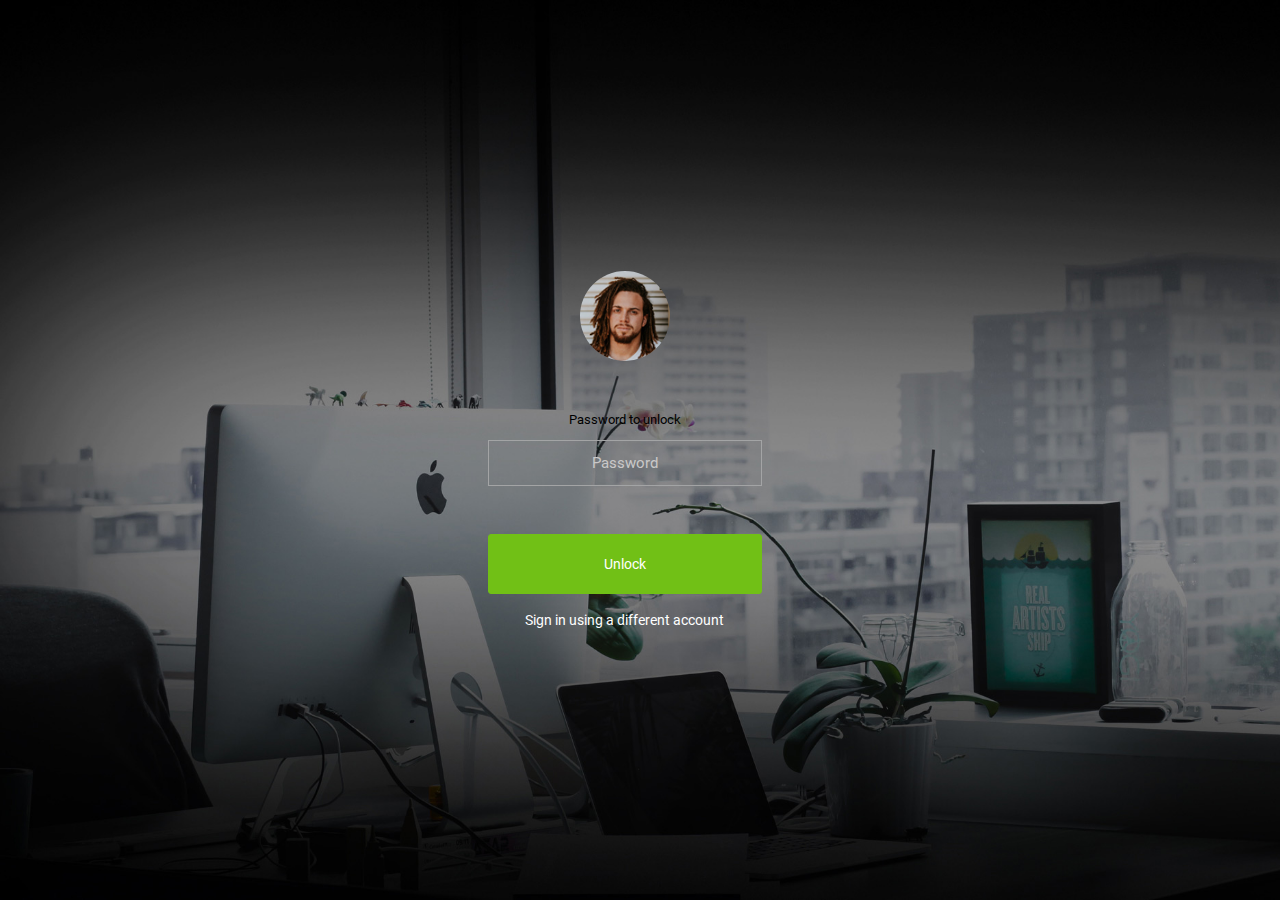
<file: static/admin/pages/samples/lock-screen.html>
<!DOCTYPE html>
<html lang="en">

<head>
  <!-- Required meta tags -->
  <meta charset="utf-8">
  <meta name="viewport" content="width=device-width, initial-scale=1, shrink-to-fit=no">
  <title>RoyalUI Admin</title>
  <!-- plugins:css -->
  <link rel="stylesheet" href="../../vendors/ti-icons/css/themify-icons.css">
  <link rel="stylesheet" href="../../vendors/base/vendor.bundle.base.css">
  <!-- endinject -->
  <!-- plugin css for this page -->
  <!-- End plugin css for this page -->
  <!-- inject:css -->
  <link rel="stylesheet" href="../../css/style.css">
  <!-- endinject -->
  <link rel="shortcut icon" href="../../images/favicon.png" />
</head>

<body>
  <div class="container-scroller">
    <div class="container-fluid page-body-wrapper full-page-wrapper">
      <div class="content-wrapper d-flex align-items-center auth lock-full-bg">
        <div class="row w-100">
          <div class="col-lg-4 mx-auto">
            <div class="auth-form-transparent text-left p-5 text-center">
              <img src="../../images/faces/face13.jpg" class="lock-profile-img" alt="img">
              <form class="pt-5">
                <div class="form-group">
                  <label for="examplePassword1">Password to unlock</label>
                  <input type="password" class="form-control text-center" id="examplePassword1" placeholder="Password">
                </div>
                <div class="mt-5">
                  <a class="btn btn-block btn-success btn-lg font-weight-medium" href="../../index.html">Unlock</a>
                </div>
                <div class="mt-3 text-center">
                  <a href="#" class="auth-link text-white">Sign in using a different account</a>
                </div>
              </form>
            </div>
          </div>
        </div>
      </div>
      <!-- content-wrapper ends -->
    </div>
    <!-- page-body-wrapper ends -->
  </div>
  <!-- container-scroller -->
  <!-- plugins:js -->
  <script src="../../vendors/base/vendor.bundle.base.js"></script>
  <!-- endinject -->
  <!-- inject:js -->
  <script src="../../js/off-canvas.js"></script>
  <script src="../../js/hoverable-collapse.js"></script>
  <script src="../../js/template.js"></script>
  <script src="../../js/todolist.js"></script>
  <!-- endinject -->
</body>

</html>
</file>
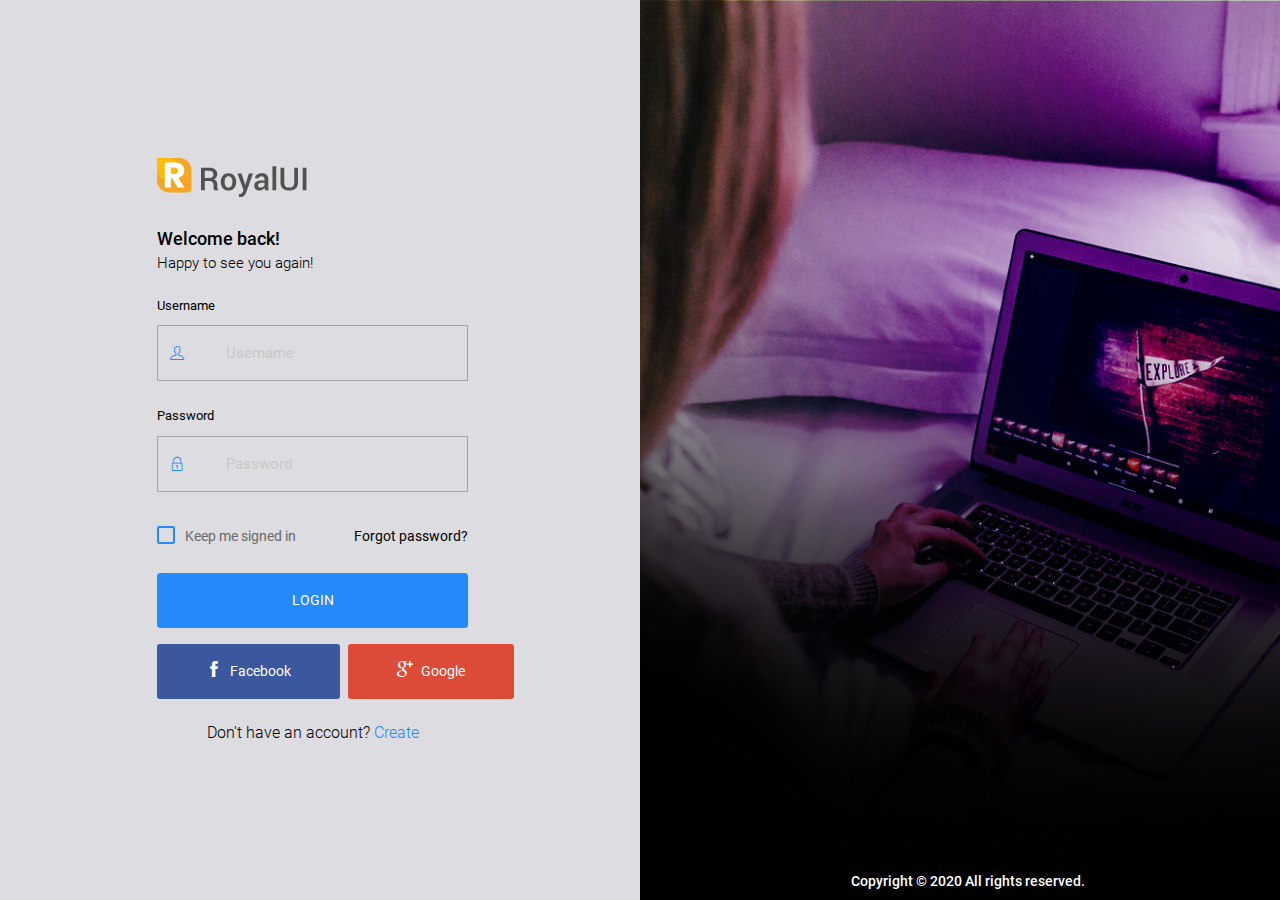
<file: static/admin/pages/samples/login-2.html>
<!DOCTYPE html>
<html lang="en">

<head>
  <!-- Required meta tags -->
  <meta charset="utf-8">
  <meta name="viewport" content="width=device-width, initial-scale=1, shrink-to-fit=no">
  <title>RoyalUI Admin</title>
  <!-- plugins:css -->
  <link rel="stylesheet" href="../../vendors/ti-icons/css/themify-icons.css">
  <link rel="stylesheet" href="../../vendors/base/vendor.bundle.base.css">
  <!-- endinject -->
  <!-- plugin css for this page -->
  <!-- End plugin css for this page -->
  <!-- inject:css -->
  <link rel="stylesheet" href="../../css/style.css">
  <!-- endinject -->
  <link rel="shortcut icon" href="../../images/favicon.png" />
</head>

<body>
  <div class="container-scroller">
    <div class="container-fluid page-body-wrapper full-page-wrapper">
      <div class="content-wrapper d-flex align-items-stretch auth auth-img-bg">
        <div class="row flex-grow">
          <div class="col-lg-6 d-flex align-items-center justify-content-center">
            <div class="auth-form-transparent text-left p-3">
              <div class="brand-logo">
                <img src="../../images/logo.svg" alt="logo">
              </div>
              <h4>Welcome back!</h4>
              <h6 class="font-weight-light">Happy to see you again!</h6>
              <form class="pt-3">
                <div class="form-group">
                  <label for="exampleInputEmail">Username</label>
                  <div class="input-group">
                    <div class="input-group-prepend bg-transparent">
                      <span class="input-group-text bg-transparent border-right-0">
                        <i class="ti-user text-primary"></i>
                      </span>
                    </div>
                    <input type="text" class="form-control form-control-lg border-left-0" id="exampleInputEmail" placeholder="Username">
                  </div>
                </div>
                <div class="form-group">
                  <label for="exampleInputPassword">Password</label>
                  <div class="input-group">
                    <div class="input-group-prepend bg-transparent">
                      <span class="input-group-text bg-transparent border-right-0">
                        <i class="ti-lock text-primary"></i>
                      </span>
                    </div>
                    <input type="password" class="form-control form-control-lg border-left-0" id="exampleInputPassword" placeholder="Password">                        
                  </div>
                </div>
                <div class="my-2 d-flex justify-content-between align-items-center">
                  <div class="form-check">
                    <label class="form-check-label text-muted">
                      <input type="checkbox" class="form-check-input">
                      Keep me signed in
                    </label>
                  </div>
                  <a href="#" class="auth-link text-black">Forgot password?</a>
                </div>
                <div class="my-3">
                  <a class="btn btn-block btn-primary btn-lg font-weight-medium auth-form-btn" href="../../index.html">LOGIN</a>
                </div>
                <div class="mb-2 d-flex">
                  <button type="button" class="btn btn-facebook auth-form-btn flex-grow mr-1">
                    <i class="ti-facebook mr-2"></i>Facebook
                  </button>
                  <button type="button" class="btn btn-google auth-form-btn flex-grow ml-1">
                    <i class="ti-google mr-2"></i>Google
                  </button>
                </div>
                <div class="text-center mt-4 font-weight-light">
                  Don't have an account? <a href="register-2.html" class="text-primary">Create</a>
                </div>
              </form>
            </div>
          </div>
          <div class="col-lg-6 login-half-bg d-flex flex-row">
            <p class="text-white font-weight-medium text-center flex-grow align-self-end">Copyright &copy; 2020  All rights reserved.</p>
          </div>
        </div>
      </div>
      <!-- content-wrapper ends -->
    </div>
    <!-- page-body-wrapper ends -->
  </div>
  <!-- container-scroller -->
  <!-- plugins:js -->
  <script src="../../vendors/base/vendor.bundle.base.js"></script>
  <!-- endinject -->
  <!-- inject:js -->
  <script src="../../js/off-canvas.js"></script>
  <script src="../../js/hoverable-collapse.js"></script>
  <script src="../../js/template.js"></script>
  <script src="../../js/todolist.js"></script>
  <!-- endinject -->
</body>

</html>
</file>
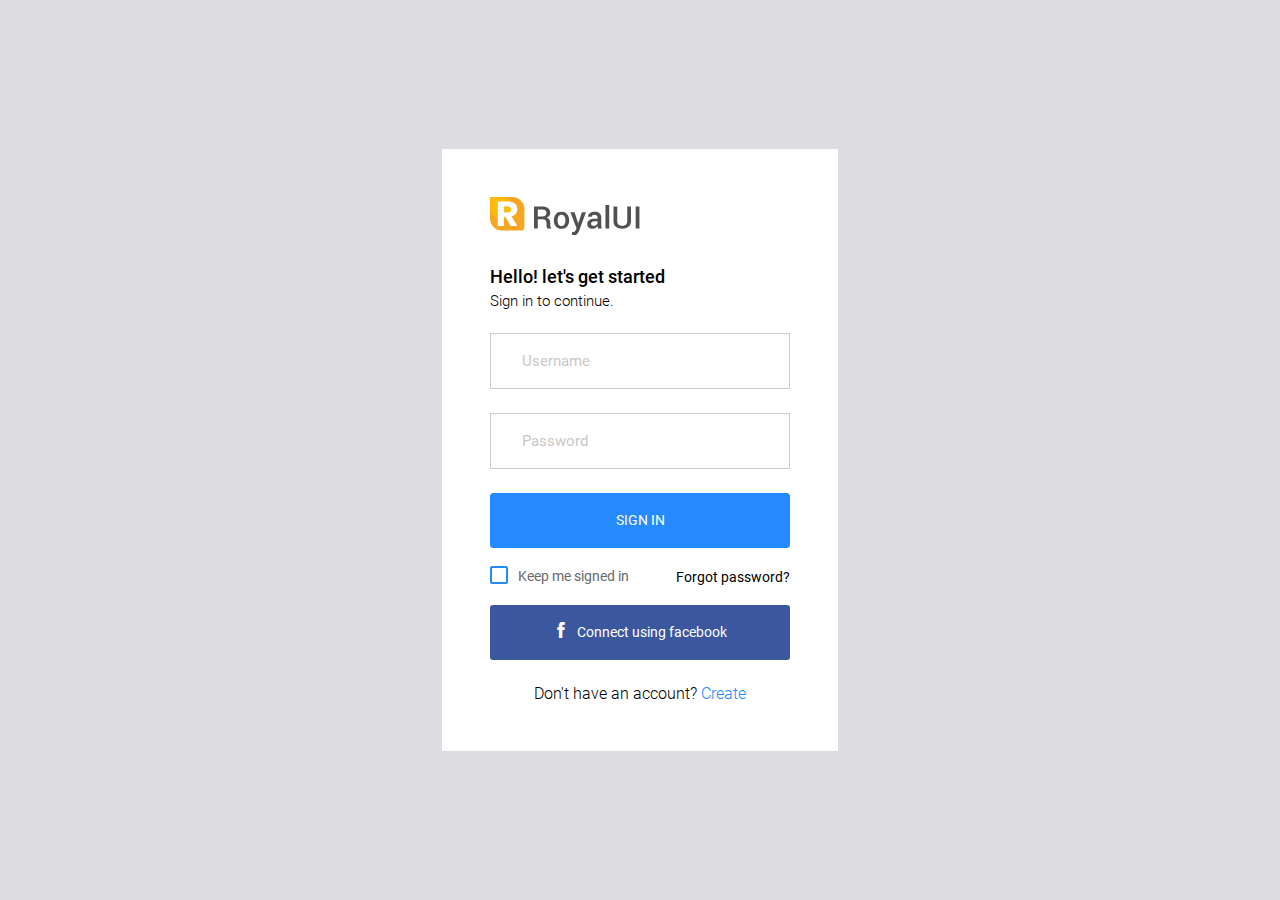
<file: static/admin/pages/samples/login.html>
<!DOCTYPE html>
<html lang="en">

<head>
  <!-- Required meta tags -->
  <meta charset="utf-8">
  <meta name="viewport" content="width=device-width, initial-scale=1, shrink-to-fit=no">
  <title>RoyalUI Admin</title>
  <!-- plugins:css -->
  <link rel="stylesheet" href="../../vendors/ti-icons/css/themify-icons.css">
  <link rel="stylesheet" href="../../vendors/base/vendor.bundle.base.css">
  <!-- endinject -->
  <!-- plugin css for this page -->
  <!-- End plugin css for this page -->
  <!-- inject:css -->
  <link rel="stylesheet" href="../../css/style.css">
  <!-- endinject -->
  <link rel="shortcut icon" href="../../images/favicon.png" />
</head>

<body>
  <div class="container-scroller">
    <div class="container-fluid page-body-wrapper full-page-wrapper">
      <div class="content-wrapper d-flex align-items-center auth px-0">
        <div class="row w-100 mx-0">
          <div class="col-lg-4 mx-auto">
            <div class="auth-form-light text-left py-5 px-4 px-sm-5">
              <div class="brand-logo">
                <img src="../../images/logo.svg" alt="logo">
              </div>
              <h4>Hello! let's get started</h4>
              <h6 class="font-weight-light">Sign in to continue.</h6>
              <form class="pt-3">
                <div class="form-group">
                  <input type="email" class="form-control form-control-lg" id="exampleInputEmail1" placeholder="Username">
                </div>
                <div class="form-group">
                  <input type="password" class="form-control form-control-lg" id="exampleInputPassword1" placeholder="Password">
                </div>
                <div class="mt-3">
                  <a class="btn btn-block btn-primary btn-lg font-weight-medium auth-form-btn" href="../../index.html">SIGN IN</a>
                </div>
                <div class="my-2 d-flex justify-content-between align-items-center">
                  <div class="form-check">
                    <label class="form-check-label text-muted">
                      <input type="checkbox" class="form-check-input">
                      Keep me signed in
                    </label>
                  </div>
                  <a href="#" class="auth-link text-black">Forgot password?</a>
                </div>
                <div class="mb-2">
                  <button type="button" class="btn btn-block btn-facebook auth-form-btn">
                    <i class="ti-facebook mr-2"></i>Connect using facebook
                  </button>
                </div>
                <div class="text-center mt-4 font-weight-light">
                  Don't have an account? <a href="register.html" class="text-primary">Create</a>
                </div>
              </form>
            </div>
          </div>
        </div>
      </div>
      <!-- content-wrapper ends -->
    </div>
    <!-- page-body-wrapper ends -->
  </div>
  <!-- container-scroller -->
  <!-- plugins:js -->
  <script src="../../vendors/base/vendor.bundle.base.js"></script>
  <!-- endinject -->
  <!-- inject:js -->
  <script src="../../js/off-canvas.js"></script>
  <script src="../../js/hoverable-collapse.js"></script>
  <script src="../../js/template.js"></script>
  <script src="../../js/todolist.js"></script>
  <!-- endinject -->
</body>

</html>
</file>
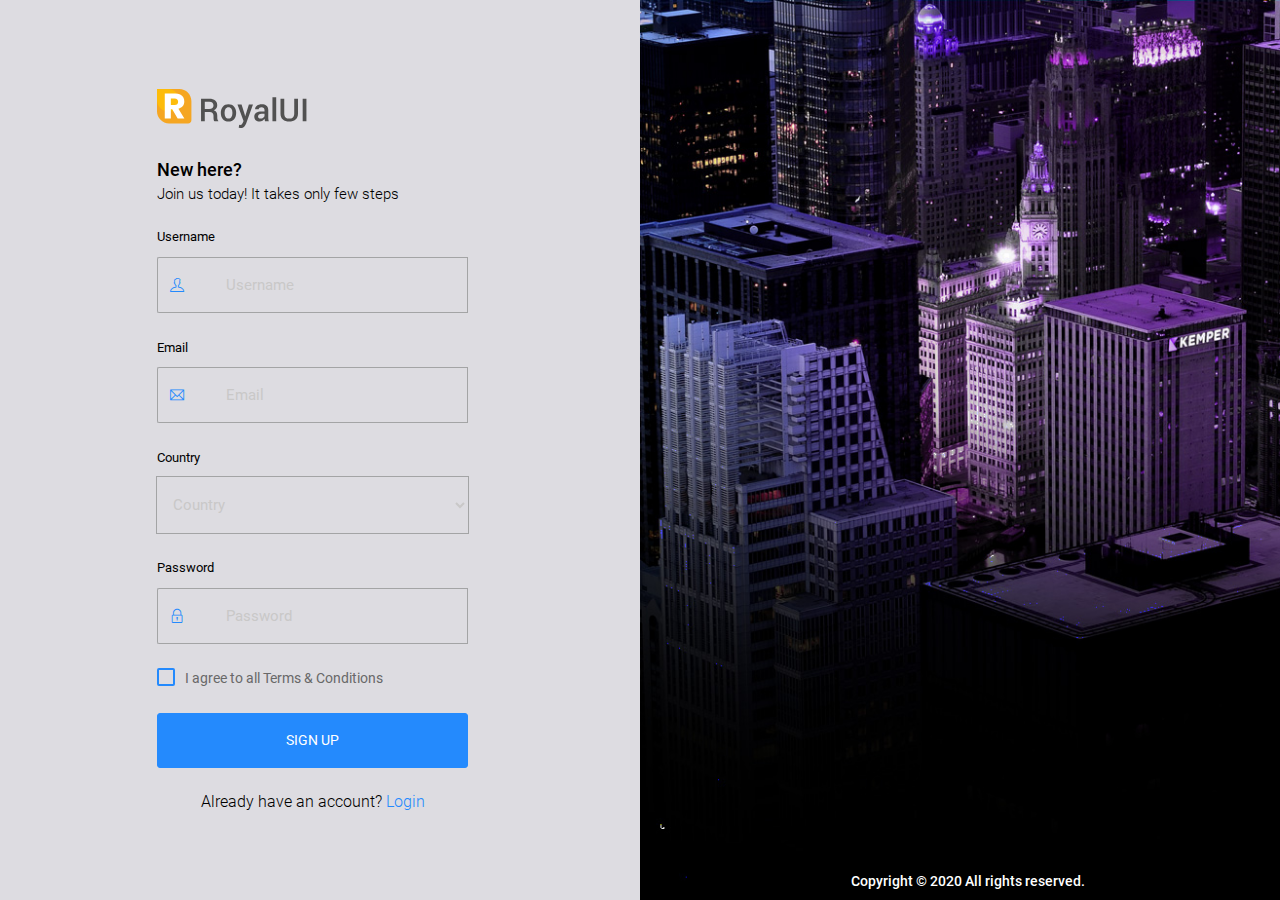
<file: static/admin/pages/samples/register-2.html>
<!DOCTYPE html>
<html lang="en">

<head>
  <!-- Required meta tags -->
  <meta charset="utf-8">
  <meta name="viewport" content="width=device-width, initial-scale=1, shrink-to-fit=no">
  <title>RoyalUI Admin</title>
  <!-- plugins:css -->
  <link rel="stylesheet" href="../../vendors/ti-icons/css/themify-icons.css">
  <link rel="stylesheet" href="../../vendors/base/vendor.bundle.base.css">
  <!-- endinject -->
  <!-- plugin css for this page -->
  <!-- End plugin css for this page -->
  <!-- inject:css -->
  <link rel="stylesheet" href="../../css/style.css">
  <!-- endinject -->
  <link rel="shortcut icon" href="../../images/favicon.png" />
</head>

<body>
  <div class="container-scroller">
    <div class="container-fluid page-body-wrapper full-page-wrapper">
      <div class="content-wrapper d-flex align-items-stretch auth auth-img-bg">
        <div class="row flex-grow">
          <div class="col-lg-6 d-flex align-items-center justify-content-center">
            <div class="auth-form-transparent text-left p-3">
              <div class="brand-logo">
                <img src="../../images/logo.svg" alt="logo">
              </div>
              <h4>New here?</h4>
              <h6 class="font-weight-light">Join us today! It takes only few steps</h6>
              <form class="pt-3">
                <div class="form-group">
                  <label>Username</label>
                  <div class="input-group">
                    <div class="input-group-prepend bg-transparent">
                      <span class="input-group-text bg-transparent border-right-0">
                        <i class="ti-user text-primary"></i>
                      </span>
                    </div>
                    <input type="text" class="form-control form-control-lg border-left-0" placeholder="Username">
                  </div>
                </div>
                <div class="form-group">
                  <label>Email</label>
                  <div class="input-group">
                    <div class="input-group-prepend bg-transparent">
                      <span class="input-group-text bg-transparent border-right-0">
                        <i class="ti-email text-primary"></i>
                      </span>
                    </div>
                    <input type="email" class="form-control form-control-lg border-left-0" placeholder="Email">
                  </div>
                </div>
                <div class="form-group">
                  <label>Country</label>
                  <select class="form-control form-control-lg" id="exampleFormControlSelect2">
                    <option>Country</option>
                    <option>United States of America</option>
                    <option>United Kingdom</option>
                    <option>India</option>
                    <option>Germany</option>
                    <option>Argentina</option>
                  </select>
                </div>
                <div class="form-group">
                  <label>Password</label>
                  <div class="input-group">
                    <div class="input-group-prepend bg-transparent">
                      <span class="input-group-text bg-transparent border-right-0">
                        <i class="ti-lock text-primary"></i>
                      </span>
                    </div>
                    <input type="password" class="form-control form-control-lg border-left-0" id="exampleInputPassword" placeholder="Password">                        
                  </div>
                </div>
                <div class="mb-4">
                  <div class="form-check">
                    <label class="form-check-label text-muted">
                      <input type="checkbox" class="form-check-input">
                      I agree to all Terms & Conditions
                    </label>
                  </div>
                </div>
                <div class="mt-3">
                  <a class="btn btn-block btn-primary btn-lg font-weight-medium auth-form-btn" href="../../index.html">SIGN UP</a>
                </div>
                <div class="text-center mt-4 font-weight-light">
                  Already have an account? <a href="login.html" class="text-primary">Login</a>
                </div>
              </form>
            </div>
          </div>
          <div class="col-lg-6 register-half-bg d-flex flex-row">
            <p class="text-white font-weight-medium text-center flex-grow align-self-end">Copyright &copy; 2020  All rights reserved.</p>
          </div>
        </div>
      </div>
      <!-- content-wrapper ends -->
    </div>
    <!-- page-body-wrapper ends -->
  </div>
  <!-- container-scroller -->
  <!-- plugins:js -->
  <script src="../../vendors/base/vendor.bundle.base.js"></script>
  <!-- endinject -->
  <!-- inject:js -->
  <script src="../../js/off-canvas.js"></script>
  <script src="../../js/hoverable-collapse.js"></script>
  <script src="../../js/template.js"></script>
  <script src="../../js/todolist.js"></script>
  <!-- endinject -->
</body>

</html>
</file>
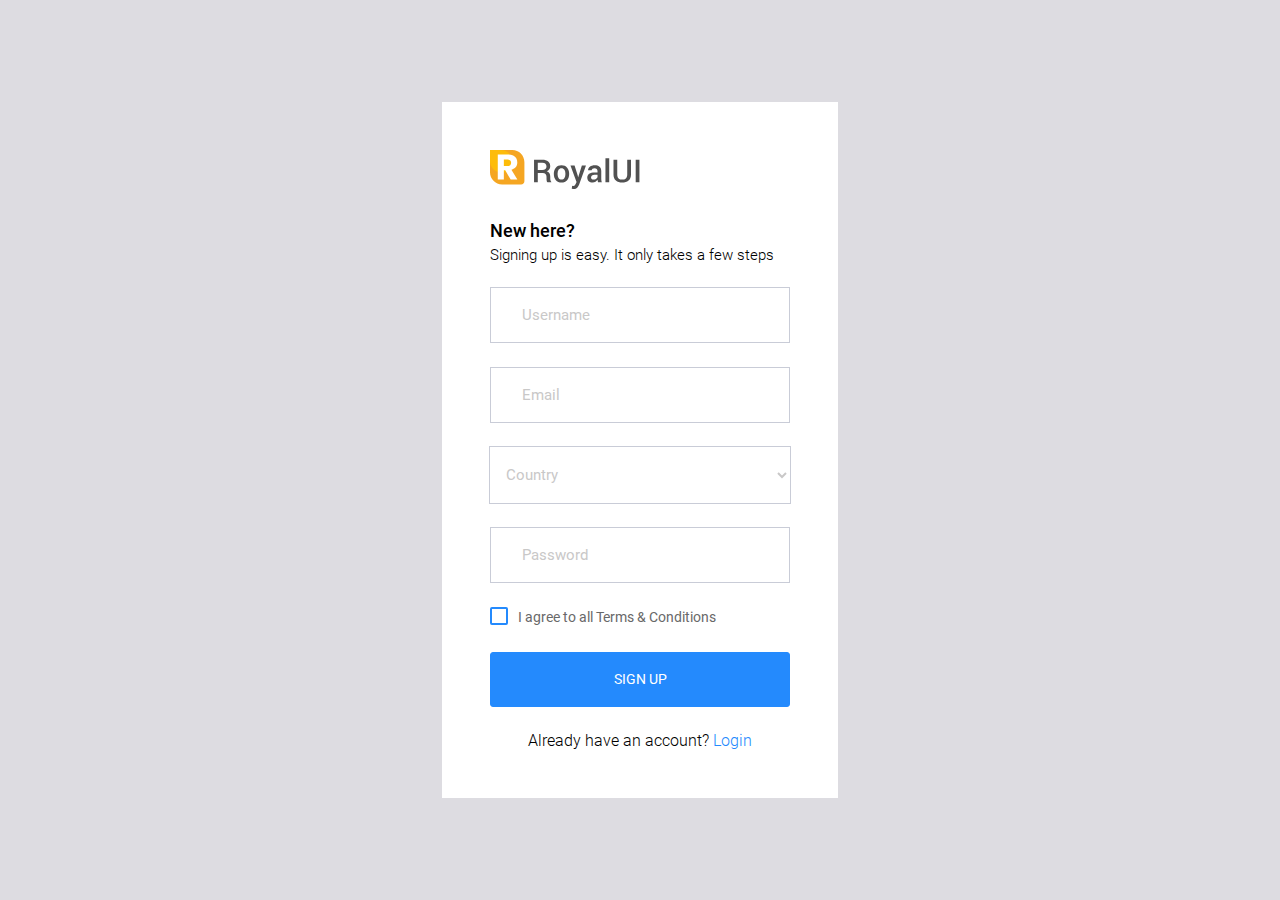
<file: static/admin/pages/samples/register.html>
<!DOCTYPE html>
<html lang="en">

<head>
  <!-- Required meta tags -->
  <meta charset="utf-8">
  <meta name="viewport" content="width=device-width, initial-scale=1, shrink-to-fit=no">
  <title>RoyalUI Admin</title>
  <!-- plugins:css -->
  <link rel="stylesheet" href="../../vendors/ti-icons/css/themify-icons.css">
  <link rel="stylesheet" href="../../vendors/base/vendor.bundle.base.css">
  <!-- endinject -->
  <!-- plugin css for this page -->
  <!-- End plugin css for this page -->
  <!-- inject:css -->
  <link rel="stylesheet" href="../../css/style.css">
  <!-- endinject -->
  <link rel="shortcut icon" href="../../images/favicon.png" />
</head>

<body>
  <div class="container-scroller">
    <div class="container-fluid page-body-wrapper full-page-wrapper">
      <div class="content-wrapper d-flex align-items-center auth px-0">
        <div class="row w-100 mx-0">
          <div class="col-lg-4 mx-auto">
            <div class="auth-form-light text-left py-5 px-4 px-sm-5">
              <div class="brand-logo">
                <img src="../../images/logo.svg" alt="logo">
              </div>
              <h4>New here?</h4>
              <h6 class="font-weight-light">Signing up is easy. It only takes a few steps</h6>
              <form class="pt-3">
                <div class="form-group">
                  <input type="text" class="form-control form-control-lg" id="exampleInputUsername1" placeholder="Username">
                </div>
                <div class="form-group">
                  <input type="email" class="form-control form-control-lg" id="exampleInputEmail1" placeholder="Email">
                </div>
                <div class="form-group">
                  <select class="form-control form-control-lg" id="exampleFormControlSelect2">
                    <option>Country</option>
                    <option>United States of America</option>
                    <option>United Kingdom</option>
                    <option>India</option>
                    <option>Germany</option>
                    <option>Argentina</option>
                  </select>
                </div>
                <div class="form-group">
                  <input type="password" class="form-control form-control-lg" id="exampleInputPassword1" placeholder="Password">
                </div>
                <div class="mb-4">
                  <div class="form-check">
                    <label class="form-check-label text-muted">
                      <input type="checkbox" class="form-check-input">
                      I agree to all Terms & Conditions
                    </label>
                  </div>
                </div>
                <div class="mt-3">
                  <a class="btn btn-block btn-primary btn-lg font-weight-medium auth-form-btn" href="../../index.html">SIGN UP</a>
                </div>
                <div class="text-center mt-4 font-weight-light">
                  Already have an account? <a href="login.html" class="text-primary">Login</a>
                </div>
              </form>
            </div>
          </div>
        </div>
      </div>
      <!-- content-wrapper ends -->
    </div>
    <!-- page-body-wrapper ends -->
  </div>
  <!-- container-scroller -->
  <!-- plugins:js -->
  <script src="../../vendors/base/vendor.bundle.base.js"></script>
  <!-- endinject -->
  <!-- inject:js -->
  <script src="../../js/off-canvas.js"></script>
  <script src="../../js/hoverable-collapse.js"></script>
  <script src="../../js/template.js"></script>
  <script src="../../js/todolist.js"></script>
  <!-- endinject -->
</body>

</html>
</file>
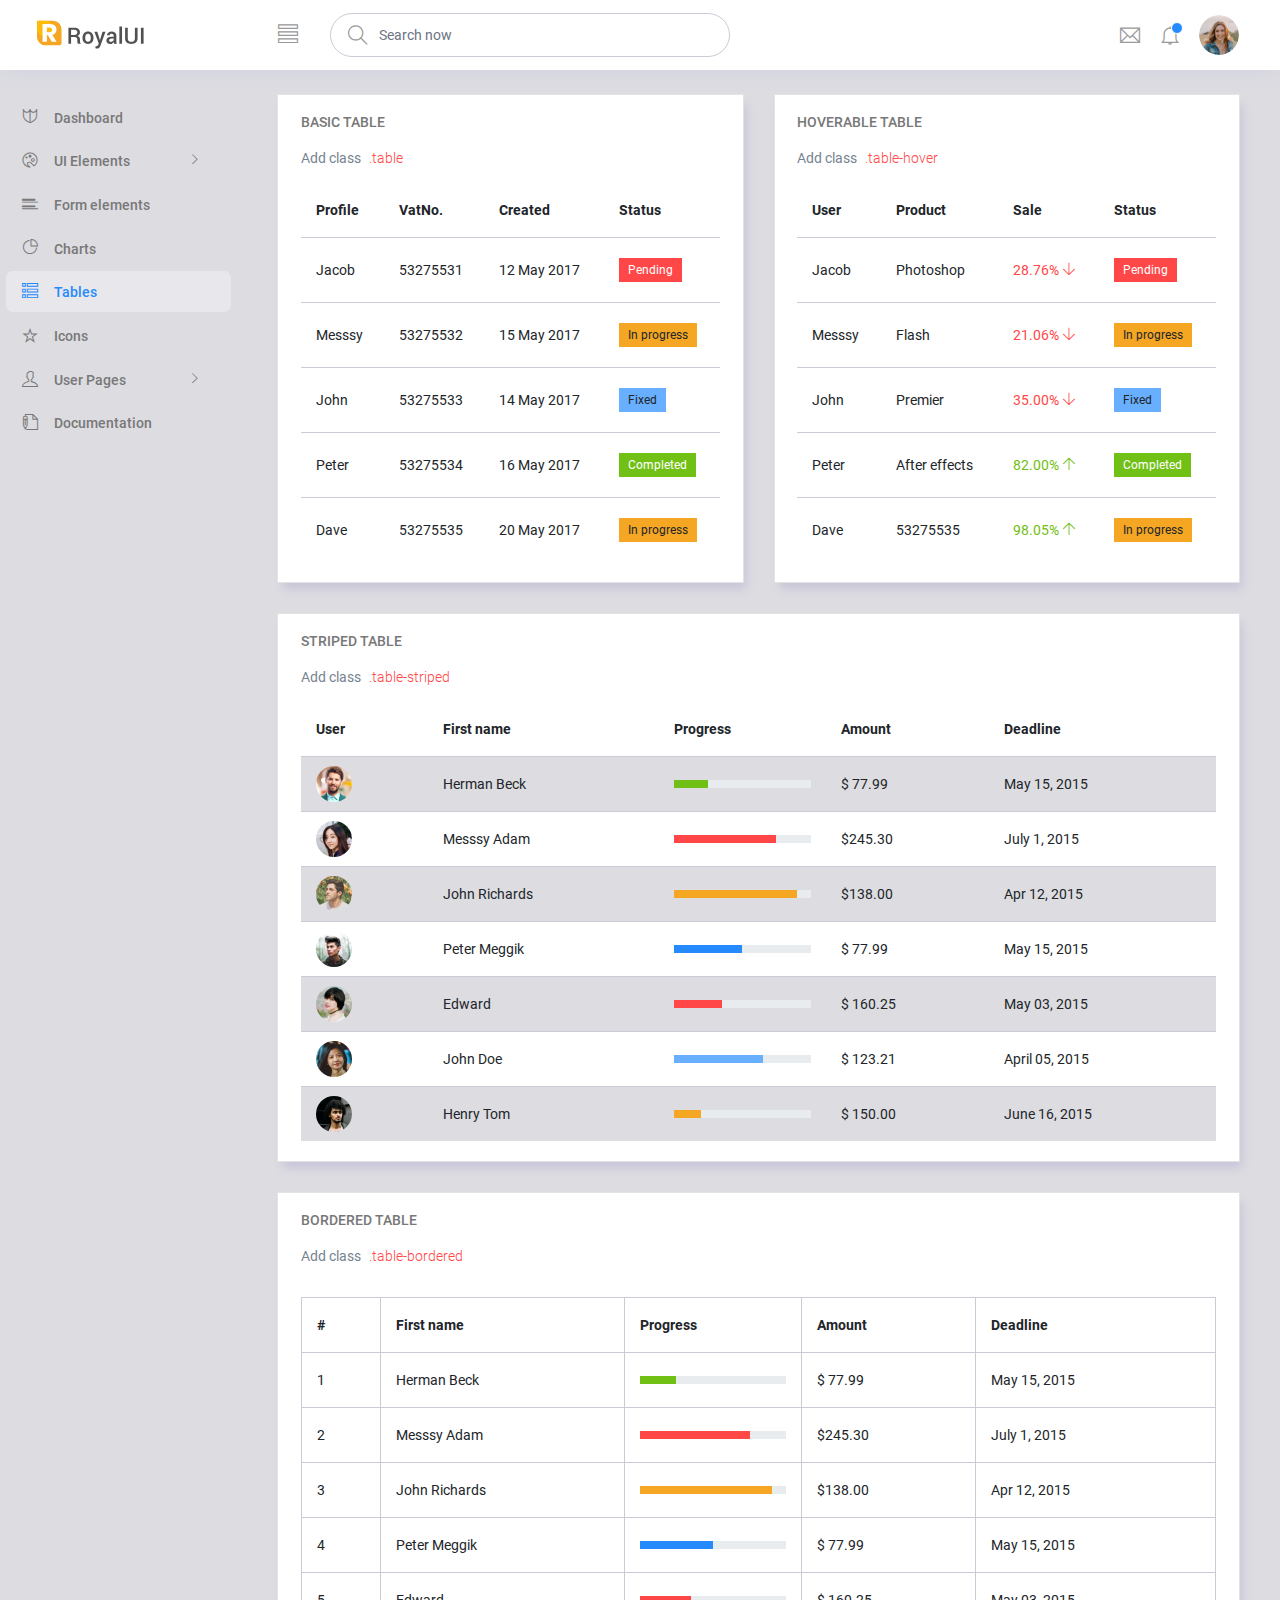
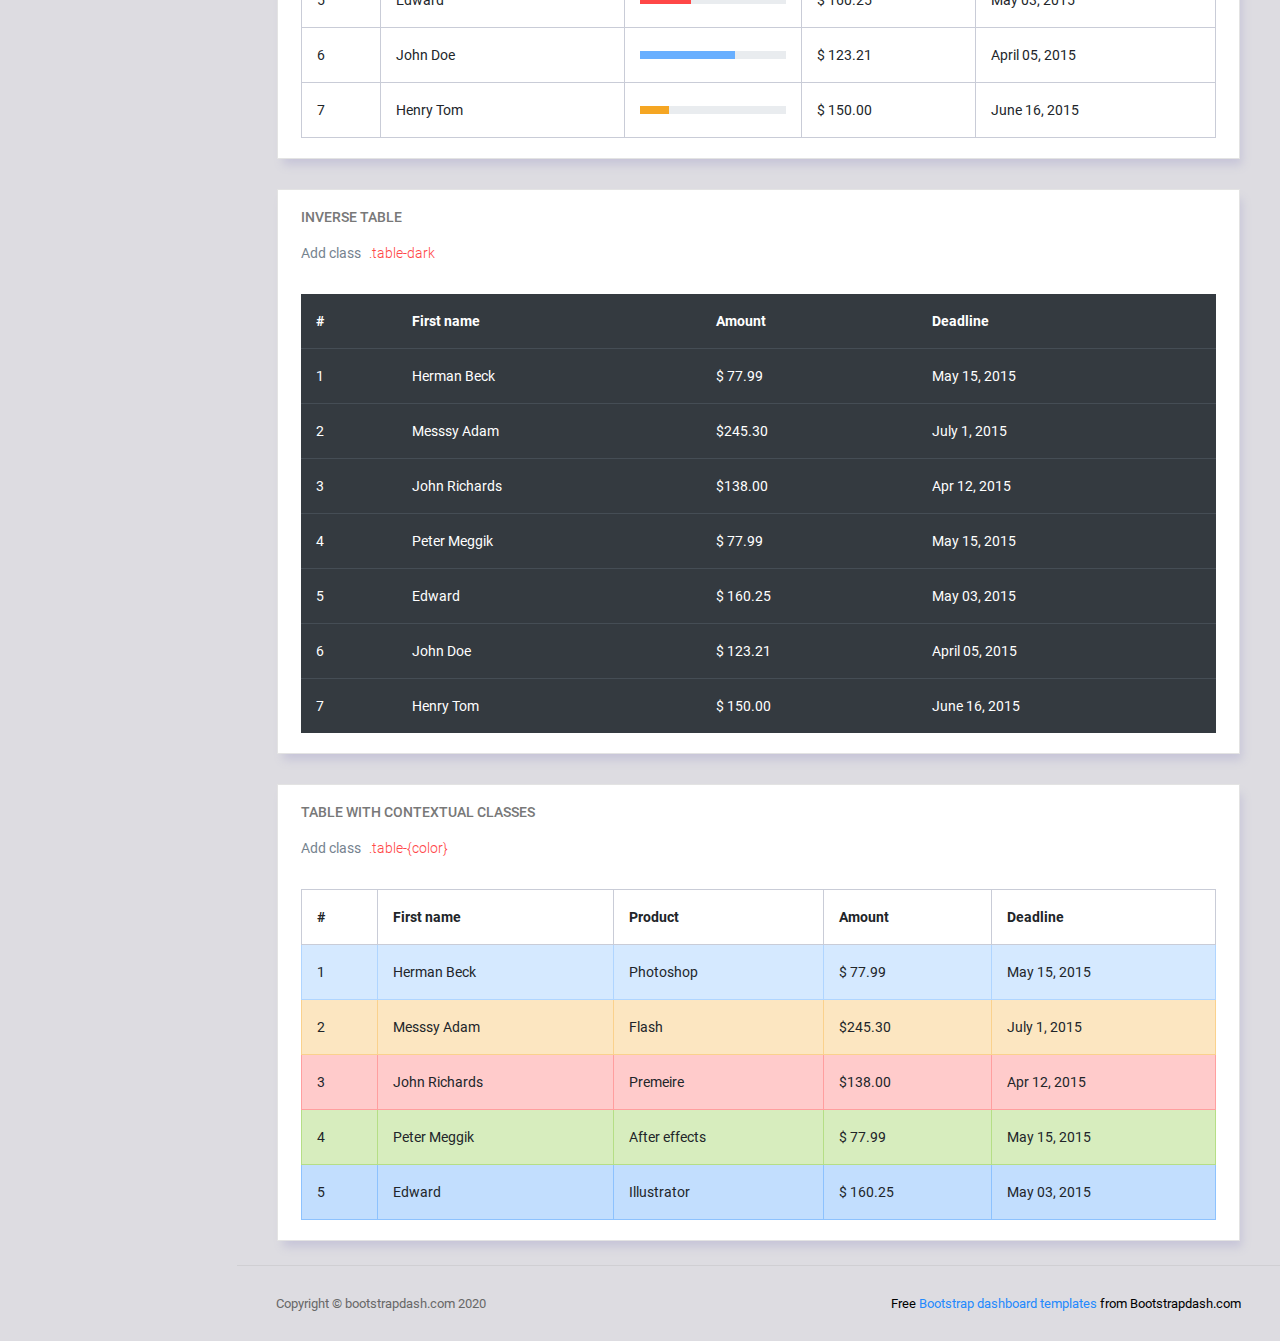
<file: static/admin/pages/tables/basic-table.html>
<!DOCTYPE html>
<html lang="en">

<head>
  <!-- Required meta tags -->
  <meta charset="utf-8">
  <meta name="viewport" content="width=device-width, initial-scale=1, shrink-to-fit=no">
  <title>RoyalUI Admin</title>
  <!-- plugins:css -->
  <link rel="stylesheet" href="../../vendors/ti-icons/css/themify-icons.css">
  <link rel="stylesheet" href="../../vendors/base/vendor.bundle.base.css">
  <!-- endinject -->
  <!-- inject:css -->
  <link rel="stylesheet" href="../../css/style.css">
  <!-- endinject -->
  <link rel="shortcut icon" href="../../images/favicon.png" />
</head>

<body>
  <div class="container-scroller">
    <!-- partial:../../partials/_navbar.html -->
    <nav class="navbar col-lg-12 col-12 p-0 fixed-top d-flex flex-row">
      <div class="text-center navbar-brand-wrapper d-flex align-items-center justify-content-center">
        <a class="navbar-brand brand-logo mr-5" href="../../index.html"><img src="../../images/logo.svg" class="mr-2" alt="logo"/></a>
        <a class="navbar-brand brand-logo-mini" href="../../index.html"><img src="../../images/logo-mini.svg" alt="logo"/></a>
      </div>
      <div class="navbar-menu-wrapper d-flex align-items-center justify-content-end">
        <button class="navbar-toggler navbar-toggler align-self-center" type="button" data-toggle="minimize">
          <span class="ti-view-list"></span>
        </button>
        <ul class="navbar-nav mr-lg-2">
          <li class="nav-item nav-search d-none d-lg-block">
            <div class="input-group">
              <div class="input-group-prepend hover-cursor" id="navbar-search-icon">
                <span class="input-group-text" id="search">
                  <i class="ti-search"></i>
                </span>
              </div>
              <input type="text" class="form-control" id="navbar-search-input" placeholder="Search now" aria-label="search" aria-describedby="search">
            </div>
          </li>
        </ul>
        <ul class="navbar-nav navbar-nav-right">
          <li class="nav-item dropdown mr-1">
            <a class="nav-link count-indicator dropdown-toggle d-flex justify-content-center align-items-center" id="messageDropdown" href="#" data-toggle="dropdown">
              <i class="ti-email mx-0"></i>
            </a>
            <div class="dropdown-menu dropdown-menu-right navbar-dropdown" aria-labelledby="messageDropdown">
              <p class="mb-0 font-weight-normal float-left dropdown-header">Messages</p>
              <a class="dropdown-item">
                <div class="item-thumbnail">
                    <img src="../../images/faces/face4.jpg" alt="image" class="profile-pic">
                </div>
                <div class="item-content flex-grow">
                  <h6 class="ellipsis font-weight-normal">David Grey
                  </h6>
                  <p class="font-weight-light small-text text-muted mb-0">
                    The meeting is cancelled
                  </p>
                </div>
              </a>
              <a class="dropdown-item">
                <div class="item-thumbnail">
                    <img src="../../images/faces/face2.jpg" alt="image" class="profile-pic">
                </div>
                <div class="item-content flex-grow">
                  <h6 class="ellipsis font-weight-normal">Tim Cook
                  </h6>
                  <p class="font-weight-light small-text text-muted mb-0">
                    New product launch
                  </p>
                </div>
              </a>
              <a class="dropdown-item">
                <div class="item-thumbnail">
                    <img src="../../images/faces/face3.jpg" alt="image" class="profile-pic">
                </div>
                <div class="item-content flex-grow">
                  <h6 class="ellipsis font-weight-normal"> Johnson
                  </h6>
                  <p class="font-weight-light small-text text-muted mb-0">
                    Upcoming board meeting
                  </p>
                </div>
              </a>
            </div>
          </li>
          <li class="nav-item dropdown">
            <a class="nav-link count-indicator dropdown-toggle" id="notificationDropdown" href="#" data-toggle="dropdown">
              <i class="ti-bell mx-0"></i>
              <span class="count"></span>
            </a>
            <div class="dropdown-menu dropdown-menu-right navbar-dropdown" aria-labelledby="notificationDropdown">
              <p class="mb-0 font-weight-normal float-left dropdown-header">Notifications</p>
              <a class="dropdown-item">
                <div class="item-thumbnail">
                  <div class="item-icon bg-success">
                    <i class="ti-info-alt mx-0"></i>
                  </div>
                </div>
                <div class="item-content">
                  <h6 class="font-weight-normal">Application Error</h6>
                  <p class="font-weight-light small-text mb-0 text-muted">
                    Just now
                  </p>
                </div>
              </a>
              <a class="dropdown-item">
                <div class="item-thumbnail">
                  <div class="item-icon bg-warning">
                    <i class="ti-settings mx-0"></i>
                  </div>
                </div>
                <div class="item-content">
                  <h6 class="font-weight-normal">Settings</h6>
                  <p class="font-weight-light small-text mb-0 text-muted">
                    Private message
                  </p>
                </div>
              </a>
              <a class="dropdown-item">
                <div class="item-thumbnail">
                  <div class="item-icon bg-info">
                    <i class="ti-user mx-0"></i>
                  </div>
                </div>
                <div class="item-content">
                  <h6 class="font-weight-normal">New user registration</h6>
                  <p class="font-weight-light small-text mb-0 text-muted">
                    2 days ago
                  </p>
                </div>
              </a>
            </div>
          </li>
          <li class="nav-item nav-profile dropdown">
            <a class="nav-link dropdown-toggle" href="#" data-toggle="dropdown" id="profileDropdown">
              <img src="../../images/faces/face28.jpg" alt="profile"/>
            </a>
            <div class="dropdown-menu dropdown-menu-right navbar-dropdown" aria-labelledby="profileDropdown">
              <a class="dropdown-item">
                <i class="ti-settings text-primary"></i>
                Settings
              </a>
              <a class="dropdown-item">
                <i class="ti-power-off text-primary"></i>
                Logout
              </a>
            </div>
          </li>
        </ul>
        <button class="navbar-toggler navbar-toggler-right d-lg-none align-self-center" type="button" data-toggle="offcanvas">
          <span class="ti-view-list"></span>
        </button>
      </div>
    </nav>
    <!-- partial -->
    <div class="container-fluid page-body-wrapper">
      <!-- partial:../../partials/_sidebar.html -->
      <nav class="sidebar sidebar-offcanvas" id="sidebar">
        <ul class="nav">
          <li class="nav-item">
            <a class="nav-link" href="../../index.html">
              <i class="ti-shield menu-icon"></i>
              <span class="menu-title">Dashboard</span>
            </a>
          </li>
          <li class="nav-item">
            <a class="nav-link" data-toggle="collapse" href="#ui-basic" aria-expanded="false" aria-controls="ui-basic">
              <i class="ti-palette menu-icon"></i>
              <span class="menu-title">UI Elements</span>
              <i class="menu-arrow"></i>
            </a>
            <div class="collapse" id="ui-basic">
              <ul class="nav flex-column sub-menu">
                <li class="nav-item"> <a class="nav-link" href="../../pages/ui-features/buttons.html">Buttons</a></li>
                <li class="nav-item"> <a class="nav-link" href="../../pages/ui-features/typography.html">Typography</a></li>
              </ul>
            </div>
          </li>
          <li class="nav-item">
            <a class="nav-link" href="../../pages/forms/basic_elements.html">
              <i class="ti-layout-list-post menu-icon"></i>
              <span class="menu-title">Form elements</span>
            </a>
          </li>
          <li class="nav-item">
            <a class="nav-link" href="../../pages/charts/chartjs.html">
              <i class="ti-pie-chart menu-icon"></i>
              <span class="menu-title">Charts</span>
            </a>
          </li>
          <li class="nav-item">
            <a class="nav-link" href="../../pages/tables/basic-table.html">
              <i class="ti-view-list-alt menu-icon"></i>
              <span class="menu-title">Tables</span>
            </a>
          </li>
          <li class="nav-item">
            <a class="nav-link" href="../../pages/icons/themify.html">
              <i class="ti-star menu-icon"></i>
              <span class="menu-title">Icons</span>
            </a>
          </li>
          <li class="nav-item">
            <a class="nav-link" data-toggle="collapse" href="#auth" aria-expanded="false" aria-controls="auth">
              <i class="ti-user menu-icon"></i>
              <span class="menu-title">User Pages</span>
              <i class="menu-arrow"></i>
            </a>
            <div class="collapse" id="auth">
              <ul class="nav flex-column sub-menu">
                <li class="nav-item"> <a class="nav-link" href="../../pages/samples/login.html"> Login </a></li>
                <li class="nav-item"> <a class="nav-link" href="../../pages/samples/login-2.html"> Login 2 </a></li>
                <li class="nav-item"> <a class="nav-link" href="../../pages/samples/register.html"> Register </a></li>
                <li class="nav-item"> <a class="nav-link" href="../../pages/samples/register-2.html"> Register 2 </a></li>
                <li class="nav-item"> <a class="nav-link" href="../../pages/samples/lock-screen.html"> Lockscreen </a></li>
              </ul>
            </div>
          </li>
          <li class="nav-item">
            <a class="nav-link" href="../../documentation/documentation.html">
              <i class="ti-write menu-icon"></i>
              <span class="menu-title">Documentation</span>
            </a>
          </li>
        </ul>
      </nav>
      <!-- partial -->
      <div class="main-panel">
        <div class="content-wrapper">
          <div class="row">
            <div class="col-lg-6 grid-margin stretch-card">
              <div class="card">
                <div class="card-body">
                  <h4 class="card-title">Basic Table</h4>
                  <p class="card-description">
                    Add class <code>.table</code>
                  </p>
                  <div class="table-responsive">
                    <table class="table">
                      <thead>
                        <tr>
                          <th>Profile</th>
                          <th>VatNo.</th>
                          <th>Created</th>
                          <th>Status</th>
                        </tr>
                      </thead>
                      <tbody>
                        <tr>
                          <td>Jacob</td>
                          <td>53275531</td>
                          <td>12 May 2017</td>
                          <td><label class="badge badge-danger">Pending</label></td>
                        </tr>
                        <tr>
                          <td>Messsy</td>
                          <td>53275532</td>
                          <td>15 May 2017</td>
                          <td><label class="badge badge-warning">In progress</label></td>
                        </tr>
                        <tr>
                          <td>John</td>
                          <td>53275533</td>
                          <td>14 May 2017</td>
                          <td><label class="badge badge-info">Fixed</label></td>
                        </tr>
                        <tr>
                          <td>Peter</td>
                          <td>53275534</td>
                          <td>16 May 2017</td>
                          <td><label class="badge badge-success">Completed</label></td>
                        </tr>
                        <tr>
                          <td>Dave</td>
                          <td>53275535</td>
                          <td>20 May 2017</td>
                          <td><label class="badge badge-warning">In progress</label></td>
                        </tr>
                      </tbody>
                    </table>
                  </div>
                </div>
              </div>
            </div>
            <div class="col-lg-6 grid-margin stretch-card">
              <div class="card">
                <div class="card-body">
                  <h4 class="card-title">Hoverable Table</h4>
                  <p class="card-description">
                    Add class <code>.table-hover</code>
                  </p>
                  <div class="table-responsive">
                    <table class="table table-hover">
                      <thead>
                        <tr>
                          <th>User</th>
                          <th>Product</th>
                          <th>Sale</th>
                          <th>Status</th>
                        </tr>
                      </thead>
                      <tbody>
                        <tr>
                          <td>Jacob</td>
                          <td>Photoshop</td>
                          <td class="text-danger"> 28.76% <i class="ti-arrow-down"></i></td>
                          <td><label class="badge badge-danger">Pending</label></td>
                        </tr>
                        <tr>
                          <td>Messsy</td>
                          <td>Flash</td>
                          <td class="text-danger"> 21.06% <i class="ti-arrow-down"></i></td>
                          <td><label class="badge badge-warning">In progress</label></td>
                        </tr>
                        <tr>
                          <td>John</td>
                          <td>Premier</td>
                          <td class="text-danger"> 35.00% <i class="ti-arrow-down"></i></td>
                          <td><label class="badge badge-info">Fixed</label></td>
                        </tr>
                        <tr>
                          <td>Peter</td>
                          <td>After effects</td>
                          <td class="text-success"> 82.00% <i class="ti-arrow-up"></i></td>
                          <td><label class="badge badge-success">Completed</label></td>
                        </tr>
                        <tr>
                          <td>Dave</td>
                          <td>53275535</td>
                          <td class="text-success"> 98.05% <i class="ti-arrow-up"></i></td>
                          <td><label class="badge badge-warning">In progress</label></td>
                        </tr>
                      </tbody>
                    </table>
                  </div>
                </div>
              </div>
            </div>
            <div class="col-lg-12 grid-margin stretch-card">
              <div class="card">
                <div class="card-body">
                  <h4 class="card-title">Striped Table</h4>
                  <p class="card-description">
                    Add class <code>.table-striped</code>
                  </p>
                  <div class="table-responsive">
                    <table class="table table-striped">
                      <thead>
                        <tr>
                          <th>
                            User
                          </th>
                          <th>
                            First name
                          </th>
                          <th>
                            Progress
                          </th>
                          <th>
                            Amount
                          </th>
                          <th>
                            Deadline
                          </th>
                        </tr>
                      </thead>
                      <tbody>
                        <tr>
                          <td class="py-1">
                            <img src="../../images/faces/face1.jpg" alt="image"/>
                          </td>
                          <td>
                            Herman Beck
                          </td>
                          <td>
                            <div class="progress">
                              <div class="progress-bar bg-success" role="progressbar" style="width: 25%" aria-valuenow="25" aria-valuemin="0" aria-valuemax="100"></div>
                            </div>
                          </td>
                          <td>
                            $ 77.99
                          </td>
                          <td>
                            May 15, 2015
                          </td>
                        </tr>
                        <tr>
                          <td class="py-1">
                            <img src="../../images/faces/face2.jpg" alt="image"/>
                          </td>
                          <td>
                            Messsy Adam
                          </td>
                          <td>
                            <div class="progress">
                              <div class="progress-bar bg-danger" role="progressbar" style="width: 75%" aria-valuenow="75" aria-valuemin="0" aria-valuemax="100"></div>
                            </div>
                          </td>
                          <td>
                            $245.30
                          </td>
                          <td>
                            July 1, 2015
                          </td>
                        </tr>
                        <tr>
                          <td class="py-1">
                            <img src="../../images/faces/face3.jpg" alt="image"/>
                          </td>
                          <td>
                            John Richards
                          </td>
                          <td>
                            <div class="progress">
                              <div class="progress-bar bg-warning" role="progressbar" style="width: 90%" aria-valuenow="90" aria-valuemin="0" aria-valuemax="100"></div>
                            </div>
                          </td>
                          <td>
                            $138.00
                          </td>
                          <td>
                            Apr 12, 2015
                          </td>
                        </tr>
                        <tr>
                          <td class="py-1">
                            <img src="../../images/faces/face4.jpg" alt="image"/>
                          </td>
                          <td>
                            Peter Meggik
                          </td>
                          <td>
                            <div class="progress">
                              <div class="progress-bar bg-primary" role="progressbar" style="width: 50%" aria-valuenow="50" aria-valuemin="0" aria-valuemax="100"></div>
                            </div>
                          </td>
                          <td>
                            $ 77.99
                          </td>
                          <td>
                            May 15, 2015
                          </td>
                        </tr>
                        <tr>
                          <td class="py-1">
                            <img src="../../images/faces/face5.jpg" alt="image"/>
                          </td>
                          <td>
                            Edward
                          </td>
                          <td>
                            <div class="progress">
                              <div class="progress-bar bg-danger" role="progressbar" style="width: 35%" aria-valuenow="35" aria-valuemin="0" aria-valuemax="100"></div>
                            </div>
                          </td>
                          <td>
                            $ 160.25
                          </td>
                          <td>
                            May 03, 2015
                          </td>
                        </tr>
                        <tr>
                          <td class="py-1">
                            <img src="../../images/faces/face6.jpg" alt="image"/>
                          </td>
                          <td>
                            John Doe
                          </td>
                          <td>
                            <div class="progress">
                              <div class="progress-bar bg-info" role="progressbar" style="width: 65%" aria-valuenow="65" aria-valuemin="0" aria-valuemax="100"></div>
                            </div>
                          </td>
                          <td>
                            $ 123.21
                          </td>
                          <td>
                            April 05, 2015
                          </td>
                        </tr>
                        <tr>
                          <td class="py-1">
                            <img src="../../images/faces/face7.jpg" alt="image"/>
                          </td>
                          <td>
                            Henry Tom
                          </td>
                          <td>
                            <div class="progress">
                              <div class="progress-bar bg-warning" role="progressbar" style="width: 20%" aria-valuenow="20" aria-valuemin="0" aria-valuemax="100"></div>
                            </div>
                          </td>
                          <td>
                            $ 150.00
                          </td>
                          <td>
                            June 16, 2015
                          </td>
                        </tr>
                      </tbody>
                    </table>
                  </div>
                </div>
              </div>
            </div>
            <div class="col-lg-12 grid-margin stretch-card">
              <div class="card">
                <div class="card-body">
                  <h4 class="card-title">Bordered table</h4>
                  <p class="card-description">
                    Add class <code>.table-bordered</code>
                  </p>
                  <div class="table-responsive pt-3">
                    <table class="table table-bordered">
                      <thead>
                        <tr>
                          <th>
                            #
                          </th>
                          <th>
                            First name
                          </th>
                          <th>
                            Progress
                          </th>
                          <th>
                            Amount
                          </th>
                          <th>
                            Deadline
                          </th>
                        </tr>
                      </thead>
                      <tbody>
                        <tr>
                          <td>
                            1
                          </td>
                          <td>
                            Herman Beck
                          </td>
                          <td>
                            <div class="progress">
                              <div class="progress-bar bg-success" role="progressbar" style="width: 25%" aria-valuenow="25" aria-valuemin="0" aria-valuemax="100"></div>
                            </div>
                          </td>
                          <td>
                            $ 77.99
                          </td>
                          <td>
                            May 15, 2015
                          </td>
                        </tr>
                        <tr>
                          <td>
                            2
                          </td>
                          <td>
                            Messsy Adam
                          </td>
                          <td>
                            <div class="progress">
                              <div class="progress-bar bg-danger" role="progressbar" style="width: 75%" aria-valuenow="75" aria-valuemin="0" aria-valuemax="100"></div>
                            </div>
                          </td>
                          <td>
                            $245.30
                          </td>
                          <td>
                            July 1, 2015
                          </td>
                        </tr>
                        <tr>
                          <td>
                            3
                          </td>
                          <td>
                            John Richards
                          </td>
                          <td>
                            <div class="progress">
                              <div class="progress-bar bg-warning" role="progressbar" style="width: 90%" aria-valuenow="90" aria-valuemin="0" aria-valuemax="100"></div>
                            </div>
                          </td>
                          <td>
                            $138.00
                          </td>
                          <td>
                            Apr 12, 2015
                          </td>
                        </tr>
                        <tr>
                          <td>
                            4
                          </td>
                          <td>
                            Peter Meggik
                          </td>
                          <td>
                            <div class="progress">
                              <div class="progress-bar bg-primary" role="progressbar" style="width: 50%" aria-valuenow="50" aria-valuemin="0" aria-valuemax="100"></div>
                            </div>
                          </td>
                          <td>
                            $ 77.99
                          </td>
                          <td>
                            May 15, 2015
                          </td>
                        </tr>
                        <tr>
                          <td>
                            5
                          </td>
                          <td>
                            Edward
                          </td>
                          <td>
                            <div class="progress">
                              <div class="progress-bar bg-danger" role="progressbar" style="width: 35%" aria-valuenow="35" aria-valuemin="0" aria-valuemax="100"></div>
                            </div>
                          </td>
                          <td>
                            $ 160.25
                          </td>
                          <td>
                            May 03, 2015
                          </td>
                        </tr>
                        <tr>
                          <td>
                            6
                          </td>
                          <td>
                            John Doe
                          </td>
                          <td>
                            <div class="progress">
                              <div class="progress-bar bg-info" role="progressbar" style="width: 65%" aria-valuenow="65" aria-valuemin="0" aria-valuemax="100"></div>
                            </div>
                          </td>
                          <td>
                            $ 123.21
                          </td>
                          <td>
                            April 05, 2015
                          </td>
                        </tr>
                        <tr>
                          <td>
                            7
                          </td>
                          <td>
                            Henry Tom
                          </td>
                          <td>
                            <div class="progress">
                              <div class="progress-bar bg-warning" role="progressbar" style="width: 20%" aria-valuenow="20" aria-valuemin="0" aria-valuemax="100"></div>
                            </div>
                          </td>
                          <td>
                            $ 150.00
                          </td>
                          <td>
                            June 16, 2015
                          </td>
                        </tr>
                      </tbody>
                    </table>
                  </div>
                </div>
              </div>
            </div>
            <div class="col-lg-12 grid-margin stretch-card">
              <div class="card">
                <div class="card-body">
                  <h4 class="card-title">Inverse table</h4>
                  <p class="card-description">
                    Add class <code>.table-dark</code>
                  </p>
                  <div class="table-responsive pt-3">
                    <table class="table table-dark">
                      <thead>
                        <tr>
                          <th>
                            #
                          </th>
                          <th>
                            First name
                          </th>
                          <th>
                            Amount
                          </th>
                          <th>
                            Deadline
                          </th>
                        </tr>
                      </thead>
                      <tbody>
                        <tr>
                          <td>
                            1
                          </td>
                          <td>
                            Herman Beck
                          </td>
                          <td>
                            $ 77.99
                          </td>
                          <td>
                            May 15, 2015
                          </td>
                        </tr>
                        <tr>
                          <td>
                            2
                          </td>
                          <td>
                            Messsy Adam
                          </td>
                          <td>
                            $245.30
                          </td>
                          <td>
                            July 1, 2015
                          </td>
                        </tr>
                        <tr>
                          <td>
                            3
                          </td>
                          <td>
                            John Richards
                          </td>
                          <td>
                            $138.00
                          </td>
                          <td>
                            Apr 12, 2015
                          </td>
                        </tr>
                        <tr>
                          <td>
                            4
                          </td>
                          <td>
                            Peter Meggik
                          </td>
                          <td>
                            $ 77.99
                          </td>
                          <td>
                            May 15, 2015
                          </td>
                        </tr>
                        <tr>
                          <td>
                            5
                          </td>
                          <td>
                            Edward
                          </td>
                          <td>
                            $ 160.25
                          </td>
                          <td>
                            May 03, 2015
                          </td>
                        </tr>
                        <tr>
                          <td>
                            6
                          </td>
                          <td>
                            John Doe
                          </td>
                          <td>
                            $ 123.21
                          </td>
                          <td>
                            April 05, 2015
                          </td>
                        </tr>
                        <tr>
                          <td>
                            7
                          </td>
                          <td>
                            Henry Tom
                          </td>
                          <td>
                            $ 150.00
                          </td>
                          <td>
                            June 16, 2015
                          </td>
                        </tr>
                      </tbody>
                    </table>
                  </div>
                </div>
              </div>
            </div>
            <div class="col-lg-12 stretch-card">
              <div class="card">
                <div class="card-body">
                  <h4 class="card-title">Table with contextual classes</h4>
                  <p class="card-description">
                    Add class <code>.table-{color}</code>
                  </p>
                  <div class="table-responsive pt-3">
                    <table class="table table-bordered">
                      <thead>
                        <tr>
                          <th>
                            #
                          </th>
                          <th>
                            First name
                          </th>
                          <th>
                            Product
                          </th>
                          <th>
                            Amount
                          </th>
                          <th>
                            Deadline
                          </th>
                        </tr>
                      </thead>
                      <tbody>
                        <tr class="table-info">
                          <td>
                            1
                          </td>
                          <td>
                            Herman Beck
                          </td>
                          <td>
                            Photoshop
                          </td>
                          <td>
                            $ 77.99
                          </td>
                          <td>
                            May 15, 2015
                          </td>
                        </tr>
                        <tr class="table-warning">
                          <td>
                            2
                          </td>
                          <td>
                            Messsy Adam
                          </td>
                          <td>
                            Flash
                          </td>
                          <td>
                            $245.30
                          </td>
                          <td>
                            July 1, 2015
                          </td>
                        </tr>
                        <tr class="table-danger">
                          <td>
                            3
                          </td>
                          <td>
                            John Richards
                          </td>
                          <td>
                            Premeire
                          </td>
                          <td>
                            $138.00
                          </td>
                          <td>
                            Apr 12, 2015
                          </td>
                        </tr>
                        <tr class="table-success">
                          <td>
                            4
                          </td>
                          <td>
                            Peter Meggik
                          </td>
                          <td>
                            After effects
                          </td>
                          <td>
                            $ 77.99
                          </td>
                          <td>
                            May 15, 2015
                          </td>
                        </tr>
                        <tr class="table-primary">
                          <td>
                            5
                          </td>
                          <td>
                            Edward
                          </td>
                          <td>
                            Illustrator
                          </td>
                          <td>
                            $ 160.25
                          </td>
                          <td>
                            May 03, 2015
                          </td>
                        </tr>
                      </tbody>
                    </table>
                  </div>
                </div>
              </div>
            </div>
          </div>
        </div>
        <!-- content-wrapper ends -->
        <!-- partial:../../partials/_footer.html -->
        <footer class="footer">
          <div class="d-sm-flex justify-content-center justify-content-sm-between">
            <span class="text-muted d-block text-center text-sm-left d-sm-inline-block">Copyright © bootstrapdash.com 2020</span>
            <span class="float-none float-sm-right d-block mt-1 mt-sm-0 text-center"> Free <a href="https://www.bootstrapdash.com/" target="_blank">Bootstrap dashboard templates</a> from Bootstrapdash.com</span>
          </div>
        </footer>
        <!-- partial -->
      </div>
      <!-- main-panel ends -->
    </div>
    <!-- page-body-wrapper ends -->
  </div>
  <!-- container-scroller -->
  <!-- plugins:js -->
  <script src="../../vendors/base/vendor.bundle.base.js"></script>
  <!-- endinject -->
  <!-- Plugin js for this page-->
  <!-- End plugin js for this page-->
  <!-- inject:js -->
  <script src="../../js/off-canvas.js"></script>
  <script src="../../js/hoverable-collapse.js"></script>
  <script src="../../js/template.js"></script>
  <script src="../../js/todolist.js"></script>
  <!-- endinject -->
  <!-- Custom js for this page-->
  <!-- End custom js for this page-->
</body>

</html>
</file>
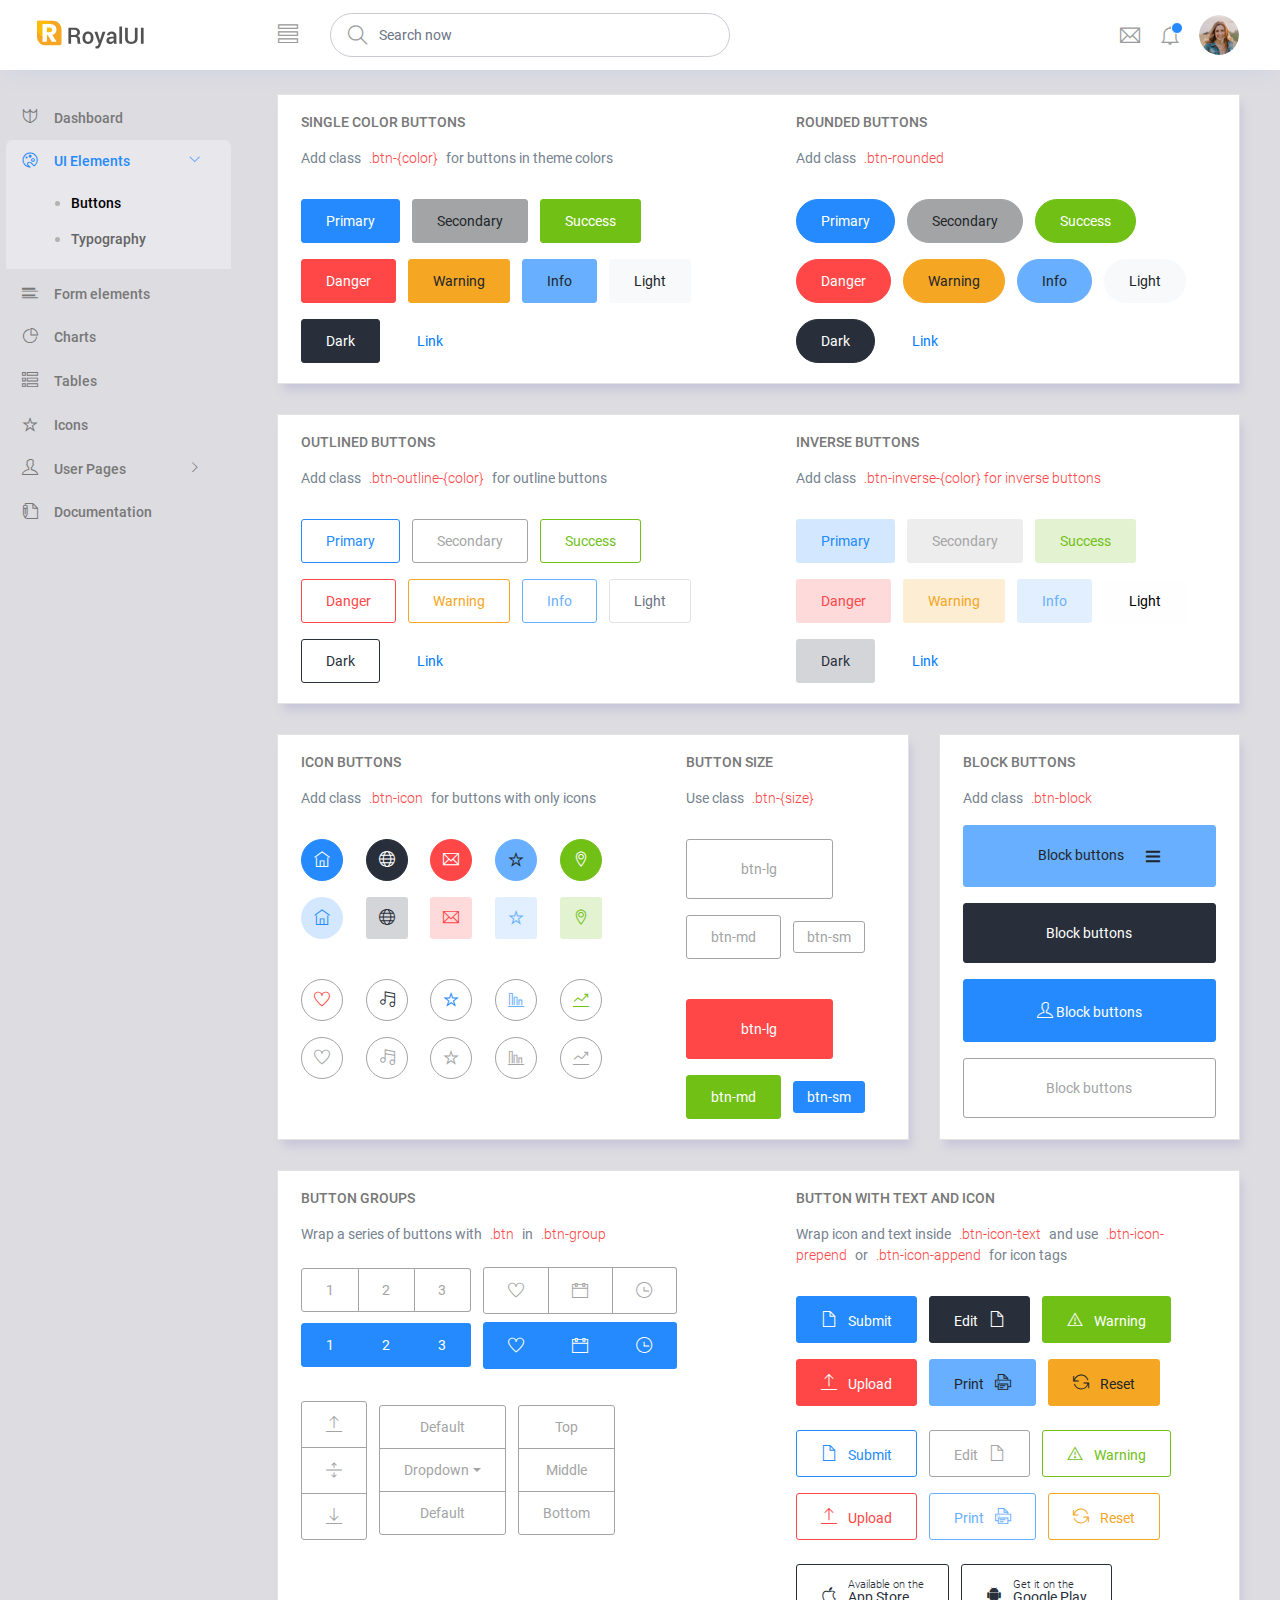
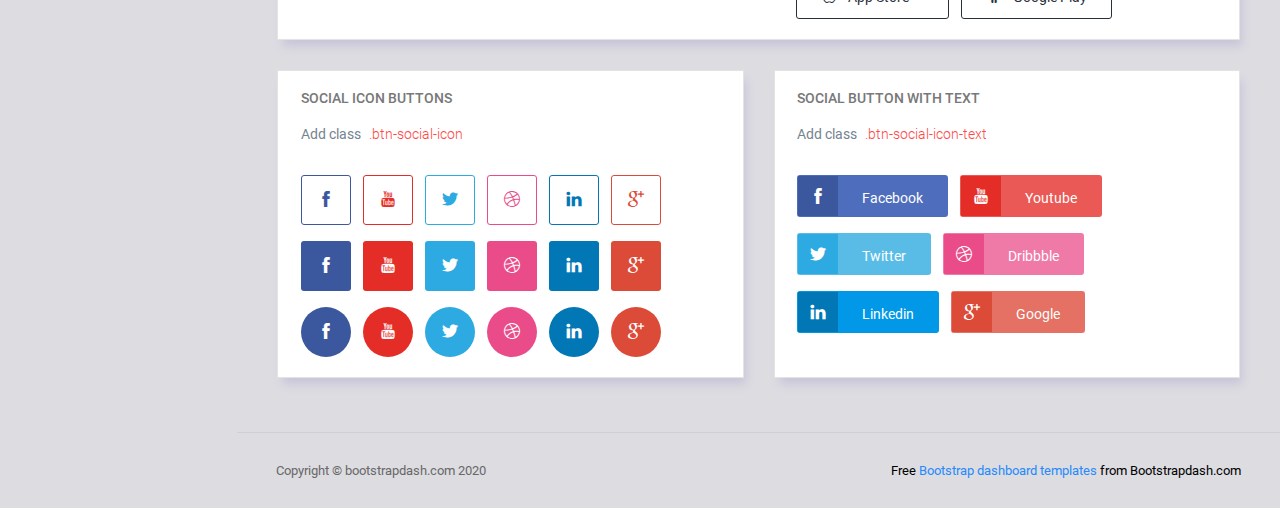
<file: static/admin/pages/ui-features/buttons.html>
<!DOCTYPE html>
<html lang="en">

<head>
  <!-- Required meta tags -->
  <meta charset="utf-8">
  <meta name="viewport" content="width=device-width, initial-scale=1, shrink-to-fit=no">
  <title>RoyalUI Admin</title>
  <!-- plugins:css -->
  <link rel="stylesheet" href="../../vendors/ti-icons/css/themify-icons.css">
  <link rel="stylesheet" href="../../vendors/base/vendor.bundle.base.css">
  <!-- endinject -->
  <!-- inject:css -->
  <link rel="stylesheet" href="../../css/style.css">
  <!-- endinject -->
  <link rel="shortcut icon" href="../../images/favicon.png" />
</head>

<body>
  <div class="container-scroller">
    <!-- partial:../../partials/_navbar.html -->
    <nav class="navbar col-lg-12 col-12 p-0 fixed-top d-flex flex-row">
      <div class="text-center navbar-brand-wrapper d-flex align-items-center justify-content-center">
        <a class="navbar-brand brand-logo mr-5" href="../../index.html"><img src="../../images/logo.svg" class="mr-2" alt="logo"/></a>
        <a class="navbar-brand brand-logo-mini" href="../../index.html"><img src="../../images/logo-mini.svg" alt="logo"/></a>
      </div>
      <div class="navbar-menu-wrapper d-flex align-items-center justify-content-end">
        <button class="navbar-toggler navbar-toggler align-self-center" type="button" data-toggle="minimize">
          <span class="ti-view-list"></span>
        </button>
        <ul class="navbar-nav mr-lg-2">
          <li class="nav-item nav-search d-none d-lg-block">
            <div class="input-group">
              <div class="input-group-prepend hover-cursor" id="navbar-search-icon">
                <span class="input-group-text" id="search">
                  <i class="ti-search"></i>
                </span>
              </div>
              <input type="text" class="form-control" id="navbar-search-input" placeholder="Search now" aria-label="search" aria-describedby="search">
            </div>
          </li>
        </ul>
        <ul class="navbar-nav navbar-nav-right">
          <li class="nav-item dropdown mr-1">
            <a class="nav-link count-indicator dropdown-toggle d-flex justify-content-center align-items-center" id="messageDropdown" href="#" data-toggle="dropdown">
              <i class="ti-email mx-0"></i>
            </a>
            <div class="dropdown-menu dropdown-menu-right navbar-dropdown" aria-labelledby="messageDropdown">
              <p class="mb-0 font-weight-normal float-left dropdown-header">Messages</p>
              <a class="dropdown-item">
                <div class="item-thumbnail">
                    <img src="../../images/faces/face4.jpg" alt="image" class="profile-pic">
                </div>
                <div class="item-content flex-grow">
                  <h6 class="ellipsis font-weight-normal">David Grey
                  </h6>
                  <p class="font-weight-light small-text text-muted mb-0">
                    The meeting is cancelled
                  </p>
                </div>
              </a>
              <a class="dropdown-item">
                <div class="item-thumbnail">
                    <img src="../../images/faces/face2.jpg" alt="image" class="profile-pic">
                </div>
                <div class="item-content flex-grow">
                  <h6 class="ellipsis font-weight-normal">Tim Cook
                  </h6>
                  <p class="font-weight-light small-text text-muted mb-0">
                    New product launch
                  </p>
                </div>
              </a>
              <a class="dropdown-item">
                <div class="item-thumbnail">
                    <img src="../../images/faces/face3.jpg" alt="image" class="profile-pic">
                </div>
                <div class="item-content flex-grow">
                  <h6 class="ellipsis font-weight-normal"> Johnson
                  </h6>
                  <p class="font-weight-light small-text text-muted mb-0">
                    Upcoming board meeting
                  </p>
                </div>
              </a>
            </div>
          </li>
          <li class="nav-item dropdown">
            <a class="nav-link count-indicator dropdown-toggle" id="notificationDropdown" href="#" data-toggle="dropdown">
              <i class="ti-bell mx-0"></i>
              <span class="count"></span>
            </a>
            <div class="dropdown-menu dropdown-menu-right navbar-dropdown" aria-labelledby="notificationDropdown">
              <p class="mb-0 font-weight-normal float-left dropdown-header">Notifications</p>
              <a class="dropdown-item">
                <div class="item-thumbnail">
                  <div class="item-icon bg-success">
                    <i class="ti-info-alt mx-0"></i>
                  </div>
                </div>
                <div class="item-content">
                  <h6 class="font-weight-normal">Application Error</h6>
                  <p class="font-weight-light small-text mb-0 text-muted">
                    Just now
                  </p>
                </div>
              </a>
              <a class="dropdown-item">
                <div class="item-thumbnail">
                  <div class="item-icon bg-warning">
                    <i class="ti-settings mx-0"></i>
                  </div>
                </div>
                <div class="item-content">
                  <h6 class="font-weight-normal">Settings</h6>
                  <p class="font-weight-light small-text mb-0 text-muted">
                    Private message
                  </p>
                </div>
              </a>
              <a class="dropdown-item">
                <div class="item-thumbnail">
                  <div class="item-icon bg-info">
                    <i class="ti-user mx-0"></i>
                  </div>
                </div>
                <div class="item-content">
                  <h6 class="font-weight-normal">New user registration</h6>
                  <p class="font-weight-light small-text mb-0 text-muted">
                    2 days ago
                  </p>
                </div>
              </a>
            </div>
          </li>
          <li class="nav-item nav-profile dropdown">
            <a class="nav-link dropdown-toggle" href="#" data-toggle="dropdown" id="profileDropdown">
              <img src="../../images/faces/face28.jpg" alt="profile"/>
            </a>
            <div class="dropdown-menu dropdown-menu-right navbar-dropdown" aria-labelledby="profileDropdown">
              <a class="dropdown-item">
                <i class="ti-settings text-primary"></i>
                Settings
              </a>
              <a class="dropdown-item">
                <i class="ti-power-off text-primary"></i>
                Logout
              </a>
            </div>
          </li>
        </ul>
        <button class="navbar-toggler navbar-toggler-right d-lg-none align-self-center" type="button" data-toggle="offcanvas">
          <span class="ti-view-list"></span>
        </button>
      </div>
    </nav>
    <!-- partial -->
    <div class="container-fluid page-body-wrapper">
      <!-- partial:../../partials/_sidebar.html -->
      <nav class="sidebar sidebar-offcanvas" id="sidebar">
        <ul class="nav">
          <li class="nav-item">
            <a class="nav-link" href="../../index.html">
              <i class="ti-shield menu-icon"></i>
              <span class="menu-title">Dashboard</span>
            </a>
          </li>
          <li class="nav-item">
            <a class="nav-link" data-toggle="collapse" href="#ui-basic" aria-expanded="false" aria-controls="ui-basic">
              <i class="ti-palette menu-icon"></i>
              <span class="menu-title">UI Elements</span>
              <i class="menu-arrow"></i>
            </a>
            <div class="collapse" id="ui-basic">
              <ul class="nav flex-column sub-menu">
                <li class="nav-item"> <a class="nav-link" href="../../pages/ui-features/buttons.html">Buttons</a></li>
                <li class="nav-item"> <a class="nav-link" href="../../pages/ui-features/typography.html">Typography</a></li>
              </ul>
            </div>
          </li>
          <li class="nav-item">
            <a class="nav-link" href="../../pages/forms/basic_elements.html">
              <i class="ti-layout-list-post menu-icon"></i>
              <span class="menu-title">Form elements</span>
            </a>
          </li>
          <li class="nav-item">
            <a class="nav-link" href="../../pages/charts/chartjs.html">
              <i class="ti-pie-chart menu-icon"></i>
              <span class="menu-title">Charts</span>
            </a>
          </li>
          <li class="nav-item">
            <a class="nav-link" href="../../pages/tables/basic-table.html">
              <i class="ti-view-list-alt menu-icon"></i>
              <span class="menu-title">Tables</span>
            </a>
          </li>
          <li class="nav-item">
            <a class="nav-link" href="../../pages/icons/themify.html">
              <i class="ti-star menu-icon"></i>
              <span class="menu-title">Icons</span>
            </a>
          </li>
          <li class="nav-item">
            <a class="nav-link" data-toggle="collapse" href="#auth" aria-expanded="false" aria-controls="auth">
              <i class="ti-user menu-icon"></i>
              <span class="menu-title">User Pages</span>
              <i class="menu-arrow"></i>
            </a>
            <div class="collapse" id="auth">
              <ul class="nav flex-column sub-menu">
                <li class="nav-item"> <a class="nav-link" href="../../pages/samples/login.html"> Login </a></li>
                <li class="nav-item"> <a class="nav-link" href="../../pages/samples/login-2.html"> Login 2 </a></li>
                <li class="nav-item"> <a class="nav-link" href="../../pages/samples/register.html"> Register </a></li>
                <li class="nav-item"> <a class="nav-link" href="../../pages/samples/register-2.html"> Register 2 </a></li>
                <li class="nav-item"> <a class="nav-link" href="../../pages/samples/lock-screen.html"> Lockscreen </a></li>
              </ul>
            </div>
          </li>
          <li class="nav-item">
            <a class="nav-link" href="../../documentation/documentation.html">
              <i class="ti-write menu-icon"></i>
              <span class="menu-title">Documentation</span>
            </a>
          </li>
        </ul>
      </nav>
      <!-- partial -->
      <div class="main-panel">          
        <div class="content-wrapper">
          <div class="row">
            <div class="col-12 grid-margin stretch-card">
              <div class="card">
                <div class="row">
                  <div class="col-md-6">
                    <div class="card-body">
                      <h4 class="card-title">Single color buttons</h4>
                      <p class="card-description">Add class <code>.btn-{color}</code> for buttons in theme colors</p>
                      <div class="template-demo">
                        <button type="button" class="btn btn-primary">Primary</button>
                        <button type="button" class="btn btn-secondary">Secondary</button>
                        <button type="button" class="btn btn-success">Success</button>
                        <button type="button" class="btn btn-danger">Danger</button>
                        <button type="button" class="btn btn-warning">Warning</button>
                        <button type="button" class="btn btn-info">Info</button>
                        <button type="button" class="btn btn-light">Light</button>
                        <button type="button" class="btn btn-dark">Dark</button>
                        <button type="button" class="btn btn-link">Link</button>
                      </div>
                    </div>
                  </div>
                  <div class="col-md-6">
                    <div class="card-body">
                      <h4 class="card-title">Rounded buttons</h4>
                      <p class="card-description">Add class <code>.btn-rounded</code></p>
                      <div class="template-demo">
                        <button type="button" class="btn btn-primary btn-rounded btn-fw">Primary</button>
                        <button type="button" class="btn btn-secondary btn-rounded btn-fw">Secondary</button>
                        <button type="button" class="btn btn-success btn-rounded btn-fw">Success</button>
                        <button type="button" class="btn btn-danger btn-rounded btn-fw">Danger</button>
                        <button type="button" class="btn btn-warning btn-rounded btn-fw">Warning</button>
                        <button type="button" class="btn btn-info btn-rounded btn-fw">Info</button>
                        <button type="button" class="btn btn-light btn-rounded btn-fw">Light</button>
                        <button type="button" class="btn btn-dark btn-rounded btn-fw">Dark</button>
                        <button type="button" class="btn btn-link btn-rounded btn-fw">Link</button>
                      </div>
                    </div>
                  </div>
                </div>
              </div>
            </div>
            <div class="col-12 grid-margin stretch-card">
              <div class="card">
                <div class="row">
                  <div class="col-md-6">
                    <div class="card-body">
                      <h4 class="card-title">Outlined buttons</h4>
                      <p class="card-description">Add class <code>.btn-outline-{color}</code> for outline buttons</p>
                      <div class="template-demo">
                        <button type="button" class="btn btn-outline-primary btn-fw">Primary</button>
                        <button type="button" class="btn btn-outline-secondary btn-fw">Secondary</button>
                        <button type="button" class="btn btn-outline-success btn-fw">Success</button>
                        <button type="button" class="btn btn-outline-danger btn-fw">Danger</button>
                        <button type="button" class="btn btn-outline-warning btn-fw">Warning</button>
                        <button type="button" class="btn btn-outline-info btn-fw">Info</button>
                        <button type="button" class="btn btn-outline-light btn-fw">Light</button>
                        <button type="button" class="btn btn-outline-dark btn-fw">Dark</button>
                        <button type="button" class="btn btn-link btn-fw">Link</button>
                      </div>
                    </div>
                  </div>
                  <div class="col-md-6">
                    <div class="card-body">
                      <h4 class="card-title">Inverse buttons</h4>
                      <p class="card-description">Add class <code>.btn-inverse-{color} for inverse buttons</code></p>
                      <div class="template-demo">
                        <button type="button" class="btn btn-inverse-primary btn-fw">Primary</button>
                        <button type="button" class="btn btn-inverse-secondary btn-fw">Secondary</button>
                        <button type="button" class="btn btn-inverse-success btn-fw">Success</button>
                        <button type="button" class="btn btn-inverse-danger btn-fw">Danger</button>
                        <button type="button" class="btn btn-inverse-warning btn-fw">Warning</button>
                        <button type="button" class="btn btn-inverse-info btn-fw">Info</button>
                        <button type="button" class="btn btn-inverse-light btn-fw">Light</button>
                        <button type="button" class="btn btn-inverse-dark btn-fw">Dark</button>
                        <button type="button" class="btn btn-link btn-fw">Link</button>
                      </div>
                    </div>
                  </div>
                </div>
              </div>
            </div>
            <div class="col-md-8 grid-margin stretch-card">
              <div class="card">
                <div class="row">
                  <div class="col-md-7">
                    <div class="card-body">
                    <h4 class="card-title">Icon Buttons</h4>
                    <p class="card-description">Add class <code>.btn-icon</code> for buttons with only icons</p>
                    <div class="template-demo d-flex justify-content-between flex-nowrap">
                      <button type="button" class="btn btn-primary btn-rounded btn-icon">
                        <i class="ti-home"></i>
                      </button>
                      <button type="button" class="btn btn-dark btn-rounded btn-icon">
                        <i class="ti-world"></i>
                      </button>
                      <button type="button" class="btn btn-danger btn-rounded btn-icon">
                        <i class="ti-email"></i>
                      </button>
                      <button type="button" class="btn btn-info btn-rounded btn-icon">
                        <i class="ti-star"></i>
                      </button>
                      <button type="button" class="btn btn-success btn-rounded btn-icon">
                        <i class="ti-location-pin"></i>
                      </button>
                    </div>
                    <div class="template-demo d-flex justify-content-between flex-nowrap">
                      <button type="button" class="btn btn-inverse-primary btn-rounded btn-icon">
                        <i class="ti-home"></i>
                      </button>
                      <button type="button" class="btn btn-inverse-dark btn-icon">
                        <i class="ti-world"></i>
                      </button>
                      <button type="button" class="btn btn-inverse-danger btn-icon">
                        <i class="ti-email"></i>
                      </button>
                      <button type="button" class="btn btn-inverse-info btn-icon">
                        <i class="ti-star"></i>
                      </button>
                      <button type="button" class="btn btn-inverse-success btn-icon">
                        <i class="ti-location-pin"></i>
                      </button>
                    </div>
                    <div class="template-demo d-flex justify-content-between flex-nowrap mt-4">
                      <button type="button" class="btn btn-outline-secondary btn-rounded btn-icon">
                        <i class="ti-heart text-danger"></i>
                      </button>
                      <button type="button" class="btn btn-outline-secondary btn-rounded btn-icon">
                        <i class="ti-music-alt text-dark"></i>
                      </button>
                      <button type="button" class="btn btn-outline-secondary btn-rounded btn-icon">
                        <i class="ti-star text-primary"></i>
                      </button>
                      <button type="button" class="btn btn-outline-secondary btn-rounded btn-icon">
                        <i class="ti-bar-chart-alt text-info"></i>                          
                      </button>
                      <button type="button" class="btn btn-outline-secondary btn-rounded btn-icon">
                        <i class="ti-stats-up text-success"></i>                          
                      </button>
                    </div>
                    <div class="template-demo d-flex justify-content-between flex-nowrap">
                      <button type="button" class="btn btn-outline-secondary btn-rounded btn-icon">
                        <i class="ti-heart"></i>
                      </button>
                      <button type="button" class="btn btn-outline-secondary btn-rounded btn-icon">
                        <i class="ti-music-alt"></i>
                      </button>
                      <button type="button" class="btn btn-outline-secondary btn-rounded btn-icon">
                        <i class="ti-star"></i>
                      </button>
                      <button type="button" class="btn btn-outline-secondary btn-rounded btn-icon">
                        <i class="ti-bar-chart-alt"></i>                          
                      </button>
                      <button type="button" class="btn btn-outline-secondary btn-rounded btn-icon">
                        <i class="ti-stats-up"></i>                          
                      </button>
                    </div>
                  </div>
                  </div> 
                  <div class="col-md-5">
                    <div class="card-body">
                      <h4 class="card-title">Button Size</h4>
                      <p class="card-description">Use class <code>.btn-{size}</code></p>
                      <div class="template-demo">
                        <button type="button" class="btn btn-outline-secondary btn-lg">btn-lg</button>
                        <button type="button" class="btn btn-outline-secondary btn-md">btn-md</button>
                        <button type="button" class="btn btn-outline-secondary btn-sm">btn-sm</button>
                      </div>
                      <div class="template-demo mt-4">
                        <button type="button" class="btn btn-danger btn-lg">btn-lg</button>
                        <button type="button" class="btn btn-success btn-md">btn-md</button>
                        <button type="button" class="btn btn-primary btn-sm">btn-sm</button>
                      </div>
                    </div>
                  </div>
                </div>
              </div>
            </div>
            <div class="col-md-4 grid-margin stretch-card">
              <div class="card">
                <div class="card-body">
                  <h4 class="card-title">Block buttons</h4>
                  <p class="card-description">Add class <code>.btn-block</code></p>
                  <div class="template-demo">
                    <button type="button" class="btn btn-info btn-lg btn-block">Block buttons
                      <i class="ti-menu float-right"></i>
                    </button>
                    <button type="button" class="btn btn-dark btn-lg btn-block">Block buttons</button>
                    <button type="button" class="btn btn-primary btn-lg btn-block">
                      <i class="ti-user"></i>                      
                      Block buttons
                    </button>
                    <button type="button" class="btn btn-outline-secondary btn-lg btn-block">Block buttons</button>
                  </div>
                </div>
              </div>
            </div>
            <div class="col-12 grid-margin">
              <div class="card">
                <div class="row">
                  <div class="col-md-6">
                    <div class="card-body">
                      <h4 class="card-title">Button groups</h4>
                      <p class="card-description">Wrap a series of buttons with <code>.btn</code> 
                        in <code>.btn-group</code></p>
                      <div class="template-demo">
                        <div class="btn-group" role="group" aria-label="Basic example">
                          <button type="button" class="btn btn-outline-secondary">1</button>
                          <button type="button" class="btn btn-outline-secondary">2</button>
                          <button type="button" class="btn btn-outline-secondary">3</button>
                        </div>
                        <div class="btn-group" role="group" aria-label="Basic example">
                          <button type="button" class="btn btn-outline-secondary">
                            <i class="ti-heart"></i>
                          </button>
                          <button type="button" class="btn btn-outline-secondary">
                            <i class="ti-calendar"></i>
                          </button>
                          <button type="button" class="btn btn-outline-secondary">
                            <i class="ti-time"></i>
                          </button>
                        </div>
                      </div>
                      <div class="template-demo">
                        <div class="btn-group" role="group" aria-label="Basic example">
                          <button type="button" class="btn btn-primary">1</button>
                          <button type="button" class="btn btn-primary">2</button>
                          <button type="button" class="btn btn-primary">3</button>
                        </div>
                        <div class="btn-group" role="group" aria-label="Basic example">
                          <button type="button" class="btn btn-primary">
                            <i class="ti-heart"></i>
                          </button>
                          <button type="button" class="btn btn-primary">
                            <i class="ti-calendar"></i>
                          </button>
                          <button type="button" class="btn btn-primary">
                            <i class="ti-time"></i>
                          </button>
                        </div>
                      </div>
                      <div class="template-demo mt-4">
                        <div class="btn-group-vertical" role="group" aria-label="Basic example">
                          <button type="button" class="btn btn-outline-secondary">
                            <i class="ti-upload"></i>
                          </button>
                          <button type="button" class="btn btn-outline-secondary">
                            <i class="ti-split-v"></i>
                          </button>
                          <button type="button" class="btn btn-outline-secondary">
                            <i class="ti-download"></i>
                          </button>
                        </div>
                        <div class="btn-group-vertical" role="group" aria-label="Basic example">
                          <button type="button" class="btn btn-outline-secondary">Default</button>
                          <div class="btn-group">
                            <button type="button" class="btn btn-outline-secondary dropdown-toggle" data-toggle="dropdown">Dropdown</button>
                            <div class="dropdown-menu">
                              <a class="dropdown-item">Go back</a>
                              <a class="dropdown-item">Delete</a>
                              <a class="dropdown-item">Swap</a>
                            </div>                          
                          </div>
                          <button type="button" class="btn btn-outline-secondary">Default</button>
                        </div>
                        <div class="btn-group-vertical" role="group" aria-label="Basic example">
                          <button type="button" class="btn btn-outline-secondary">Top</button>
                          <button type="button" class="btn btn-outline-secondary">Middle</button>                          
                          <button type="button" class="btn btn-outline-secondary">Bottom</button>
                        </div>
                      </div>
                    </div>
                  </div>
                  <div class="col-md-6">
                    <div class="card-body">
                      <h4 class="card-title">Button with text and icon</h4>
                      <p class="card-description">Wrap icon and text inside <code>.btn-icon-text</code> and use <code>.btn-icon-prepend</code> 
                        or <code>.btn-icon-append</code> for icon tags</p>
                      <div class="template-demo">
                        <button type="button" class="btn btn-primary btn-icon-text">
                          <i class="ti-file btn-icon-prepend"></i>
                          Submit
                        </button>
                        <button type="button" class="btn btn-dark btn-icon-text">
                          Edit
                          <i class="ti-file btn-icon-append"></i>                          
                        </button>
                        <button type="button" class="btn btn-success btn-icon-text">
                          <i class="ti-alert btn-icon-prepend"></i>                                                    
                          Warning
                        </button>
                      </div>
                      <div class="template-demo">
                        <button type="button" class="btn btn-danger btn-icon-text">
                          <i class="ti-upload btn-icon-prepend"></i>                                                    
                          Upload
                        </button>
                        <button type="button" class="btn btn-info btn-icon-text">
                          Print
                          <i class="ti-printer btn-icon-append"></i>                                                                              
                        </button>
                        <button type="button" class="btn btn-warning btn-icon-text">
                          <i class="ti-reload btn-icon-prepend"></i>                                                    
                          Reset
                        </button>
                      </div>
                      <div class="template-demo mt-2">
                        <button type="button" class="btn btn-outline-primary btn-icon-text">
                          <i class="ti-file btn-icon-prepend"></i>
                          Submit
                        </button>
                        <button type="button" class="btn btn-outline-secondary btn-icon-text">
                          Edit
                          <i class="ti-file btn-icon-append"></i>                          
                        </button>
                        <button type="button" class="btn btn-outline-success btn-icon-text">
                          <i class="ti-alert btn-icon-prepend"></i>                                                    
                          Warning
                        </button>
                      </div>
                      <div class="template-demo">
                        <button type="button" class="btn btn-outline-danger btn-icon-text">
                          <i class="ti-upload btn-icon-prepend"></i>                                                    
                          Upload
                        </button>
                        <button type="button" class="btn btn-outline-info btn-icon-text">
                          Print
                          <i class="ti-printer btn-icon-append"></i>                                                                              
                        </button>
                        <button type="button" class="btn btn-outline-warning btn-icon-text">
                          <i class="ti-reload btn-icon-prepend"></i>                                                    
                          Reset
                        </button>
                      </div>
                      <div class="template-demo mt-2">
                        <button class="btn btn-outline-dark btn-icon-text">
                          <i class="ti-apple btn-icon-prepend"></i>
                          <span class="d-inline-block text-left">
                            <small class="font-weight-light d-block">Available on the</small>
                            App Store
                          </span>
                        </button>
                        <button class="btn btn-outline-dark btn-icon-text">
                          <i class="ti-android btn-icon-prepend"></i>
                          <span class="d-inline-block text-left">
                            <small class="font-weight-light d-block">Get it on the</small>
                            Google Play
                          </span>
                        </button>
                      </div>
                    </div>
                  </div>
                </div>
              </div>
            </div>
            <div class="col-md-6 grid-margin stretch-card">
              <div class="card">
                <div class="card-body">
                  <h4 class="card-title">Social Icon Buttons</h4>
                  <p class="card-description">Add class <code>.btn-social-icon</code></p>
                  <div class="template-demo">
                    <button type="button" class="btn btn-social-icon btn-outline-facebook"><i class="ti-facebook"></i></button>
                    <button type="button" class="btn btn-social-icon btn-outline-youtube"><i class="ti-youtube"></i></button>                                        
                    <button type="button" class="btn btn-social-icon btn-outline-twitter"><i class="ti-twitter-alt"></i></button>
                    <button type="button" class="btn btn-social-icon btn-outline-dribbble"><i class="ti-dribbble"></i></button>
                    <button type="button" class="btn btn-social-icon btn-outline-linkedin"><i class="ti-linkedin"></i></button>
                    <button type="button" class="btn btn-social-icon btn-outline-google"><i class="ti-google"></i></button>
                  </div>
                  <div class="template-demo">
                    <button type="button" class="btn btn-social-icon btn-facebook"><i class="ti-facebook"></i></button>
                    <button type="button" class="btn btn-social-icon btn-youtube"><i class="ti-youtube"></i></button>                                        
                    <button type="button" class="btn btn-social-icon btn-twitter"><i class="ti-twitter-alt"></i></button>
                    <button type="button" class="btn btn-social-icon btn-dribbble"><i class="ti-dribbble"></i></button>
                    <button type="button" class="btn btn-social-icon btn-linkedin"><i class="ti-linkedin"></i></button>
                    <button type="button" class="btn btn-social-icon btn-google"><i class="ti-google"></i></button>
                  </div>
                  <div class="template-demo">
                    <button type="button" class="btn btn-social-icon btn-facebook btn-rounded"><i class="ti-facebook"></i></button>
                    <button type="button" class="btn btn-social-icon btn-youtube btn-rounded"><i class="ti-youtube"></i></button>                                        
                    <button type="button" class="btn btn-social-icon btn-twitter btn-rounded"><i class="ti-twitter-alt"></i></button>
                    <button type="button" class="btn btn-social-icon btn-dribbble btn-rounded"><i class="ti-dribbble"></i></button>
                    <button type="button" class="btn btn-social-icon btn-linkedin btn-rounded"><i class="ti-linkedin"></i></button>
                    <button type="button" class="btn btn-social-icon btn-google btn-rounded"><i class="ti-google"></i></button>
                  </div>
                </div>
              </div>
            </div>
            <div class="col-md-6 grid-margin stretch-card">
              <div class="card">
                <div class="card-body">
                  <h4 class="card-title">Social button with text</h4>
                  <p class="card-description">Add class <code>.btn-social-icon-text</code></p>
                  <div class="template-demo">
                    <button type="button" class="btn btn-social-icon-text btn-facebook"><i class="ti-facebook"></i>Facebook</button>
                    <button type="button" class="btn btn-social-icon-text btn-youtube"><i class="ti-youtube"></i>Youtube</button>                                        
                    <button type="button" class="btn btn-social-icon-text btn-twitter"><i class="ti-twitter-alt"></i>Twitter</button>
                    <button type="button" class="btn btn-social-icon-text btn-dribbble"><i class="ti-dribbble"></i>Dribbble</button>
                    <button type="button" class="btn btn-social-icon-text btn-linkedin"><i class="ti-linkedin"></i>Linkedin</button>
                    <button type="button" class="btn btn-social-icon-text btn-google"><i class="ti-google"></i>Google</button>
                  </div>
                </div>
              </div>
            </div>
          </div>
        </div>
        <!-- content-wrapper ends -->
        <!-- partial:../../partials/_footer.html -->
        <footer class="footer">
          <div class="d-sm-flex justify-content-center justify-content-sm-between">
            <span class="text-muted d-block text-center text-sm-left d-sm-inline-block">Copyright © bootstrapdash.com 2020</span>
            <span class="float-none float-sm-right d-block mt-1 mt-sm-0 text-center"> Free <a href="https://www.bootstrapdash.com/" target="_blank">Bootstrap dashboard templates</a> from Bootstrapdash.com</span>
          </div>
        </footer>
        <!-- partial -->
      </div>
      <!-- main-panel ends -->
    </div>
    <!-- page-body-wrapper ends -->
  </div>
  <!-- container-scroller -->
  <!-- plugins:js -->
  <script src="../../vendors/base/vendor.bundle.base.js"></script>
  <!-- endinject -->
  <!-- inject:js -->
  <script src="../../js/off-canvas.js"></script>
  <script src="../../js/hoverable-collapse.js"></script>
  <script src="../../js/template.js"></script>
  <script src="../../js/todolist.js"></script>
  <!-- endinject -->
</body>

</html>
</file>
<file: static/admin/vendors/ti-icons/css/themify-icons.css>
@font-face {
	font-family: 'themify';
	src:url('../fonts/themify.eot');
	src:url('../fonts/themify.eot?#iefix') format('embedded-opentype'),
		url('../fonts/themify.woff') format('woff'),
		url('../fonts/themify.ttf') format('truetype'),
		url('../fonts/themify.svg') format('svg');
	font-weight: normal;
	font-style: normal;
}

[class^="ti-"], [class*=" ti-"] {
	font-family: 'themify';
	speak: none;
	font-style: normal;
	font-weight: normal;
	font-variant: normal;
	text-transform: none;
	line-height: 1;

	/* Better Font Rendering =========== */
	-webkit-font-smoothing: antialiased;
	-moz-osx-font-smoothing: grayscale;
}

.ti-wand:before {
	content: "\e600";
}
.ti-volume:before {
	content: "\e601";
}
.ti-user:before {
	content: "\e602";
}
.ti-unlock:before {
	content: "\e603";
}
.ti-unlink:before {
	content: "\e604";
}
.ti-trash:before {
	content: "\e605";
}
.ti-thought:before {
	content: "\e606";
}
.ti-target:before {
	content: "\e607";
}
.ti-tag:before {
	content: "\e608";
}
.ti-tablet:before {
	content: "\e609";
}
.ti-star:before {
	content: "\e60a";
}
.ti-spray:before {
	content: "\e60b";
}
.ti-signal:before {
	content: "\e60c";
}
.ti-shopping-cart:before {
	content: "\e60d";
}
.ti-shopping-cart-full:before {
	content: "\e60e";
}
.ti-settings:before {
	content: "\e60f";
}
.ti-search:before {
	content: "\e610";
}
.ti-zoom-in:before {
	content: "\e611";
}
.ti-zoom-out:before {
	content: "\e612";
}
.ti-cut:before {
	content: "\e613";
}
.ti-ruler:before {
	content: "\e614";
}
.ti-ruler-pencil:before {
	content: "\e615";
}
.ti-ruler-alt:before {
	content: "\e616";
}
.ti-bookmark:before {
	content: "\e617";
}
.ti-bookmark-alt:before {
	content: "\e618";
}
.ti-reload:before {
	content: "\e619";
}
.ti-plus:before {
	content: "\e61a";
}
.ti-pin:before {
	content: "\e61b";
}
.ti-pencil:before {
	content: "\e61c";
}
.ti-pencil-alt:before {
	content: "\e61d";
}
.ti-paint-roller:before {
	content: "\e61e";
}
.ti-paint-bucket:before {
	content: "\e61f";
}
.ti-na:before {
	content: "\e620";
}
.ti-mobile:before {
	content: "\e621";
}
.ti-minus:before {
	content: "\e622";
}
.ti-medall:before {
	content: "\e623";
}
.ti-medall-alt:before {
	content: "\e624";
}
.ti-marker:before {
	content: "\e625";
}
.ti-marker-alt:before {
	content: "\e626";
}
.ti-arrow-up:before {
	content: "\e627";
}
.ti-arrow-right:before {
	content: "\e628";
}
.ti-arrow-left:before {
	content: "\e629";
}
.ti-arrow-down:before {
	content: "\e62a";
}
.ti-lock:before {
	content: "\e62b";
}
.ti-location-arrow:before {
	content: "\e62c";
}
.ti-link:before {
	content: "\e62d";
}
.ti-layout:before {
	content: "\e62e";
}
.ti-layers:before {
	content: "\e62f";
}
.ti-layers-alt:before {
	content: "\e630";
}
.ti-key:before {
	content: "\e631";
}
.ti-import:before {
	content: "\e632";
}
.ti-image:before {
	content: "\e633";
}
.ti-heart:before {
	content: "\e634";
}
.ti-heart-broken:before {
	content: "\e635";
}
.ti-hand-stop:before {
	content: "\e636";
}
.ti-hand-open:before {
	content: "\e637";
}
.ti-hand-drag:before {
	content: "\e638";
}
.ti-folder:before {
	content: "\e639";
}
.ti-flag:before {
	content: "\e63a";
}
.ti-flag-alt:before {
	content: "\e63b";
}
.ti-flag-alt-2:before {
	content: "\e63c";
}
.ti-eye:before {
	content: "\e63d";
}
.ti-export:before {
	content: "\e63e";
}
.ti-exchange-vertical:before {
	content: "\e63f";
}
.ti-desktop:before {
	content: "\e640";
}
.ti-cup:before {
	content: "\e641";
}
.ti-crown:before {
	content: "\e642";
}
.ti-comments:before {
	content: "\e643";
}
.ti-comment:before {
	content: "\e644";
}
.ti-comment-alt:before {
	content: "\e645";
}
.ti-close:before {
	content: "\e646";
}
.ti-clip:before {
	content: "\e647";
}
.ti-angle-up:before {
	content: "\e648";
}
.ti-angle-right:before {
	content: "\e649";
}
.ti-angle-left:before {
	content: "\e64a";
}
.ti-angle-down:before {
	content: "\e64b";
}
.ti-check:before {
	content: "\e64c";
}
.ti-check-box:before {
	content: "\e64d";
}
.ti-camera:before {
	content: "\e64e";
}
.ti-announcement:before {
	content: "\e64f";
}
.ti-brush:before {
	content: "\e650";
}
.ti-briefcase:before {
	content: "\e651";
}
.ti-bolt:before {
	content: "\e652";
}
.ti-bolt-alt:before {
	content: "\e653";
}
.ti-blackboard:before {
	content: "\e654";
}
.ti-bag:before {
	content: "\e655";
}
.ti-move:before {
	content: "\e656";
}
.ti-arrows-vertical:before {
	content: "\e657";
}
.ti-arrows-horizontal:before {
	content: "\e658";
}
.ti-fullscreen:before {
	content: "\e659";
}
.ti-arrow-top-right:before {
	content: "\e65a";
}
.ti-arrow-top-left:before {
	content: "\e65b";
}
.ti-arrow-circle-up:before {
	content: "\e65c";
}
.ti-arrow-circle-right:before {
	content: "\e65d";
}
.ti-arrow-circle-left:before {
	content: "\e65e";
}
.ti-arrow-circle-down:before {
	content: "\e65f";
}
.ti-angle-double-up:before {
	content: "\e660";
}
.ti-angle-double-right:before {
	content: "\e661";
}
.ti-angle-double-left:before {
	content: "\e662";
}
.ti-angle-double-down:before {
	content: "\e663";
}
.ti-zip:before {
	content: "\e664";
}
.ti-world:before {
	content: "\e665";
}
.ti-wheelchair:before {
	content: "\e666";
}
.ti-view-list:before {
	content: "\e667";
}
.ti-view-list-alt:before {
	content: "\e668";
}
.ti-view-grid:before {
	content: "\e669";
}
.ti-uppercase:before {
	content: "\e66a";
}
.ti-upload:before {
	content: "\e66b";
}
.ti-underline:before {
	content: "\e66c";
}
.ti-truck:before {
	content: "\e66d";
}
.ti-timer:before {
	content: "\e66e";
}
.ti-ticket:before {
	content: "\e66f";
}
.ti-thumb-up:before {
	content: "\e670";
}
.ti-thumb-down:before {
	content: "\e671";
}
.ti-text:before {
	content: "\e672";
}
.ti-stats-up:before {
	content: "\e673";
}
.ti-stats-down:before {
	content: "\e674";
}
.ti-split-v:before {
	content: "\e675";
}
.ti-split-h:before {
	content: "\e676";
}
.ti-smallcap:before {
	content: "\e677";
}
.ti-shine:before {
	content: "\e678";
}
.ti-shift-right:before {
	content: "\e679";
}
.ti-shift-left:before {
	content: "\e67a";
}
.ti-shield:before {
	content: "\e67b";
}
.ti-notepad:before {
	content: "\e67c";
}
.ti-server:before {
	content: "\e67d";
}
.ti-quote-right:before {
	content: "\e67e";
}
.ti-quote-left:before {
	content: "\e67f";
}
.ti-pulse:before {
	content: "\e680";
}
.ti-printer:before {
	content: "\e681";
}
.ti-power-off:before {
	content: "\e682";
}
.ti-plug:before {
	content: "\e683";
}
.ti-pie-chart:before {
	content: "\e684";
}
.ti-paragraph:before {
	content: "\e685";
}
.ti-panel:before {
	content: "\e686";
}
.ti-package:before {
	content: "\e687";
}
.ti-music:before {
	content: "\e688";
}
.ti-music-alt:before {
	content: "\e689";
}
.ti-mouse:before {
	content: "\e68a";
}
.ti-mouse-alt:before {
	content: "\e68b";
}
.ti-money:before {
	content: "\e68c";
}
.ti-microphone:before {
	content: "\e68d";
}
.ti-menu:before {
	content: "\e68e";
}
.ti-menu-alt:before {
	content: "\e68f";
}
.ti-map:before {
	content: "\e690";
}
.ti-map-alt:before {
	content: "\e691";
}
.ti-loop:before {
	content: "\e692";
}
.ti-location-pin:before {
	content: "\e693";
}
.ti-list:before {
	content: "\e694";
}
.ti-light-bulb:before {
	content: "\e695";
}
.ti-Italic:before {
	content: "\e696";
}
.ti-info:before {
	content: "\e697";
}
.ti-infinite:before {
	content: "\e698";
}
.ti-id-badge:before {
	content: "\e699";
}
.ti-hummer:before {
	content: "\e69a";
}
.ti-home:before {
	content: "\e69b";
}
.ti-help:before {
	content: "\e69c";
}
.ti-headphone:before {
	content: "\e69d";
}
.ti-harddrives:before {
	content: "\e69e";
}
.ti-harddrive:before {
	content: "\e69f";
}
.ti-gift:before {
	content: "\e6a0";
}
.ti-game:before {
	content: "\e6a1";
}
.ti-filter:before {
	content: "\e6a2";
}
.ti-files:before {
	content: "\e6a3";
}
.ti-file:before {
	content: "\e6a4";
}
.ti-eraser:before {
	content: "\e6a5";
}
.ti-envelope:before {
	content: "\e6a6";
}
.ti-download:before {
	content: "\e6a7";
}
.ti-direction:before {
	content: "\e6a8";
}
.ti-direction-alt:before {
	content: "\e6a9";
}
.ti-dashboard:before {
	content: "\e6aa";
}
.ti-control-stop:before {
	content: "\e6ab";
}
.ti-control-shuffle:before {
	content: "\e6ac";
}
.ti-control-play:before {
	content: "\e6ad";
}
.ti-control-pause:before {
	content: "\e6ae";
}
.ti-control-forward:before {
	content: "\e6af";
}
.ti-control-backward:before {
	content: "\e6b0";
}
.ti-cloud:before {
	content: "\e6b1";
}
.ti-cloud-up:before {
	content: "\e6b2";
}
.ti-cloud-down:before {
	content: "\e6b3";
}
.ti-clipboard:before {
	content: "\e6b4";
}
.ti-car:before {
	content: "\e6b5";
}
.ti-calendar:before {
	content: "\e6b6";
}
.ti-book:before {
	content: "\e6b7";
}
.ti-bell:before {
	content: "\e6b8";
}
.ti-basketball:before {
	content: "\e6b9";
}
.ti-bar-chart:before {
	content: "\e6ba";
}
.ti-bar-chart-alt:before {
	content: "\e6bb";
}
.ti-back-right:before {
	content: "\e6bc";
}
.ti-back-left:before {
	content: "\e6bd";
}
.ti-arrows-corner:before {
	content: "\e6be";
}
.ti-archive:before {
	content: "\e6bf";
}
.ti-anchor:before {
	content: "\e6c0";
}
.ti-align-right:before {
	content: "\e6c1";
}
.ti-align-left:before {
	content: "\e6c2";
}
.ti-align-justify:before {
	content: "\e6c3";
}
.ti-align-center:before {
	content: "\e6c4";
}
.ti-alert:before {
	content: "\e6c5";
}
.ti-alarm-clock:before {
	content: "\e6c6";
}
.ti-agenda:before {
	content: "\e6c7";
}
.ti-write:before {
	content: "\e6c8";
}
.ti-window:before {
	content: "\e6c9";
}
.ti-widgetized:before {
	content: "\e6ca";
}
.ti-widget:before {
	content: "\e6cb";
}
.ti-widget-alt:before {
	content: "\e6cc";
}
.ti-wallet:before {
	content: "\e6cd";
}
.ti-video-clapper:before {
	content: "\e6ce";
}
.ti-video-camera:before {
	content: "\e6cf";
}
.ti-vector:before {
	content: "\e6d0";
}
.ti-themify-logo:before {
	content: "\e6d1";
}
.ti-themify-favicon:before {
	content: "\e6d2";
}
.ti-themify-favicon-alt:before {
	content: "\e6d3";
}
.ti-support:before {
	content: "\e6d4";
}
.ti-stamp:before {
	content: "\e6d5";
}
.ti-split-v-alt:before {
	content: "\e6d6";
}
.ti-slice:before {
	content: "\e6d7";
}
.ti-shortcode:before {
	content: "\e6d8";
}
.ti-shift-right-alt:before {
	content: "\e6d9";
}
.ti-shift-left-alt:before {
	content: "\e6da";
}
.ti-ruler-alt-2:before {
	content: "\e6db";
}
.ti-receipt:before {
	content: "\e6dc";
}
.ti-pin2:before {
	content: "\e6dd";
}
.ti-pin-alt:before {
	content: "\e6de";
}
.ti-pencil-alt2:before {
	content: "\e6df";
}
.ti-palette:before {
	content: "\e6e0";
}
.ti-more:before {
	content: "\e6e1";
}
.ti-more-alt:before {
	content: "\e6e2";
}
.ti-microphone-alt:before {
	content: "\e6e3";
}
.ti-magnet:before {
	content: "\e6e4";
}
.ti-line-double:before {
	content: "\e6e5";
}
.ti-line-dotted:before {
	content: "\e6e6";
}
.ti-line-dashed:before {
	content: "\e6e7";
}
.ti-layout-width-full:before {
	content: "\e6e8";
}
.ti-layout-width-default:before {
	content: "\e6e9";
}
.ti-layout-width-default-alt:before {
	content: "\e6ea";
}
.ti-layout-tab:before {
	content: "\e6eb";
}
.ti-layout-tab-window:before {
	content: "\e6ec";
}
.ti-layout-tab-v:before {
	content: "\e6ed";
}
.ti-layout-tab-min:before {
	content: "\e6ee";
}
.ti-layout-slider:before {
	content: "\e6ef";
}
.ti-layout-slider-alt:before {
	content: "\e6f0";
}
.ti-layout-sidebar-right:before {
	content: "\e6f1";
}
.ti-layout-sidebar-none:before {
	content: "\e6f2";
}
.ti-layout-sidebar-left:before {
	content: "\e6f3";
}
.ti-layout-placeholder:before {
	content: "\e6f4";
}
.ti-layout-menu:before {
	content: "\e6f5";
}
.ti-layout-menu-v:before {
	content: "\e6f6";
}
.ti-layout-menu-separated:before {
	content: "\e6f7";
}
.ti-layout-menu-full:before {
	content: "\e6f8";
}
.ti-layout-media-right-alt:before {
	content: "\e6f9";
}
.ti-layout-media-right:before {
	content: "\e6fa";
}
.ti-layout-media-overlay:before {
	content: "\e6fb";
}
.ti-layout-media-overlay-alt:before {
	content: "\e6fc";
}
.ti-layout-media-overlay-alt-2:before {
	content: "\e6fd";
}
.ti-layout-media-left-alt:before {
	content: "\e6fe";
}
.ti-layout-media-left:before {
	content: "\e6ff";
}
.ti-layout-media-center-alt:before {
	content: "\e700";
}
.ti-layout-media-center:before {
	content: "\e701";
}
.ti-layout-list-thumb:before {
	content: "\e702";
}
.ti-layout-list-thumb-alt:before {
	content: "\e703";
}
.ti-layout-list-post:before {
	content: "\e704";
}
.ti-layout-list-large-image:before {
	content: "\e705";
}
.ti-layout-line-solid:before {
	content: "\e706";
}
.ti-layout-grid4:before {
	content: "\e707";
}
.ti-layout-grid3:before {
	content: "\e708";
}
.ti-layout-grid2:before {
	content: "\e709";
}
.ti-layout-grid2-thumb:before {
	content: "\e70a";
}
.ti-layout-cta-right:before {
	content: "\e70b";
}
.ti-layout-cta-left:before {
	content: "\e70c";
}
.ti-layout-cta-center:before {
	content: "\e70d";
}
.ti-layout-cta-btn-right:before {
	content: "\e70e";
}
.ti-layout-cta-btn-left:before {
	content: "\e70f";
}
.ti-layout-column4:before {
	content: "\e710";
}
.ti-layout-column3:before {
	content: "\e711";
}
.ti-layout-column2:before {
	content: "\e712";
}
.ti-layout-accordion-separated:before {
	content: "\e713";
}
.ti-layout-accordion-merged:before {
	content: "\e714";
}
.ti-layout-accordion-list:before {
	content: "\e715";
}
.ti-ink-pen:before {
	content: "\e716";
}
.ti-info-alt:before {
	content: "\e717";
}
.ti-help-alt:before {
	content: "\e718";
}
.ti-headphone-alt:before {
	content: "\e719";
}
.ti-hand-point-up:before {
	content: "\e71a";
}
.ti-hand-point-right:before {
	content: "\e71b";
}
.ti-hand-point-left:before {
	content: "\e71c";
}
.ti-hand-point-down:before {
	content: "\e71d";
}
.ti-gallery:before {
	content: "\e71e";
}
.ti-face-smile:before {
	content: "\e71f";
}
.ti-face-sad:before {
	content: "\e720";
}
.ti-credit-card:before {
	content: "\e721";
}
.ti-control-skip-forward:before {
	content: "\e722";
}
.ti-control-skip-backward:before {
	content: "\e723";
}
.ti-control-record:before {
	content: "\e724";
}
.ti-control-eject:before {
	content: "\e725";
}
.ti-comments-smiley:before {
	content: "\e726";
}
.ti-brush-alt:before {
	content: "\e727";
}
.ti-youtube:before {
	content: "\e728";
}
.ti-vimeo:before {
	content: "\e729";
}
.ti-twitter:before {
	content: "\e72a";
}
.ti-time:before {
	content: "\e72b";
}
.ti-tumblr:before {
	content: "\e72c";
}
.ti-skype:before {
	content: "\e72d";
}
.ti-share:before {
	content: "\e72e";
}
.ti-share-alt:before {
	content: "\e72f";
}
.ti-rocket:before {
	content: "\e730";
}
.ti-pinterest:before {
	content: "\e731";
}
.ti-new-window:before {
	content: "\e732";
}
.ti-microsoft:before {
	content: "\e733";
}
.ti-list-ol:before {
	content: "\e734";
}
.ti-linkedin:before {
	content: "\e735";
}
.ti-layout-sidebar-2:before {
	content: "\e736";
}
.ti-layout-grid4-alt:before {
	content: "\e737";
}
.ti-layout-grid3-alt:before {
	content: "\e738";
}
.ti-layout-grid2-alt:before {
	content: "\e739";
}
.ti-layout-column4-alt:before {
	content: "\e73a";
}
.ti-layout-column3-alt:before {
	content: "\e73b";
}
.ti-layout-column2-alt:before {
	content: "\e73c";
}
.ti-instagram:before {
	content: "\e73d";
}
.ti-google:before {
	content: "\e73e";
}
.ti-github:before {
	content: "\e73f";
}
.ti-flickr:before {
	content: "\e740";
}
.ti-facebook:before {
	content: "\e741";
}
.ti-dropbox:before {
	content: "\e742";
}
.ti-dribbble:before {
	content: "\e743";
}
.ti-apple:before {
	content: "\e744";
}
.ti-android:before {
	content: "\e745";
}
.ti-save:before {
	content: "\e746";
}
.ti-save-alt:before {
	content: "\e747";
}
.ti-yahoo:before {
	content: "\e748";
}
.ti-wordpress:before {
	content: "\e749";
}
.ti-vimeo-alt:before {
	content: "\e74a";
}
.ti-twitter-alt:before {
	content: "\e74b";
}
.ti-tumblr-alt:before {
	content: "\e74c";
}
.ti-trello:before {
	content: "\e74d";
}
.ti-stack-overflow:before {
	content: "\e74e";
}
.ti-soundcloud:before {
	content: "\e74f";
}
.ti-sharethis:before {
	content: "\e750";
}
.ti-sharethis-alt:before {
	content: "\e751";
}
.ti-reddit:before {
	content: "\e752";
}
.ti-pinterest-alt:before {
	content: "\e753";
}
.ti-microsoft-alt:before {
	content: "\e754";
}
.ti-linux:before {
	content: "\e755";
}
.ti-jsfiddle:before {
	content: "\e756";
}
.ti-joomla:before {
	content: "\e757";
}
.ti-html5:before {
	content: "\e758";
}
.ti-flickr-alt:before {
	content: "\e759";
}
.ti-email:before {
	content: "\e75a";
}
.ti-drupal:before {
	content: "\e75b";
}
.ti-dropbox-alt:before {
	content: "\e75c";
}
.ti-css3:before {
	content: "\e75d";
}
.ti-rss:before {
	content: "\e75e";
}
.ti-rss-alt:before {
	content: "\e75f";
}
</file>
<file: static/admin/vendors/base/vendor.bundle.base.css>
/*
 * Container style
 */
.ps {
  overflow: hidden !important;
  overflow-anchor: none;
  -ms-overflow-style: none;
  touch-action: auto;
  -ms-touch-action: auto;
}

/*
 * Scrollbar rail styles
 */
.ps__rail-x {
  display: none;
  opacity: 0;
  transition: background-color .2s linear, opacity .2s linear;
  -webkit-transition: background-color .2s linear, opacity .2s linear;
  height: 15px;
  /* there must be 'bottom' or 'top' for ps__rail-x */
  bottom: 0px;
  /* please don't change 'position' */
  position: absolute;
}

.ps__rail-y {
  display: none;
  opacity: 0;
  transition: background-color .2s linear, opacity .2s linear;
  -webkit-transition: background-color .2s linear, opacity .2s linear;
  width: 15px;
  /* there must be 'right' or 'left' for ps__rail-y */
  right: 0;
  /* please don't change 'position' */
  position: absolute;
}

.ps--active-x > .ps__rail-x,
.ps--active-y > .ps__rail-y {
  display: block;
  background-color: transparent;
}

.ps:hover > .ps__rail-x,
.ps:hover > .ps__rail-y,
.ps--focus > .ps__rail-x,
.ps--focus > .ps__rail-y,
.ps--scrolling-x > .ps__rail-x,
.ps--scrolling-y > .ps__rail-y {
  opacity: 0.6;
}

.ps .ps__rail-x:hover,
.ps .ps__rail-y:hover,
.ps .ps__rail-x:focus,
.ps .ps__rail-y:focus,
.ps .ps__rail-x.ps--clicking,
.ps .ps__rail-y.ps--clicking {
  background-color: #eee;
  opacity: 0.9;
}

/*
 * Scrollbar thumb styles
 */
.ps__thumb-x {
  background-color: #aaa;
  border-radius: 6px;
  transition: background-color .2s linear, height .2s ease-in-out;
  -webkit-transition: background-color .2s linear, height .2s ease-in-out;
  height: 6px;
  /* there must be 'bottom' for ps__thumb-x */
  bottom: 2px;
  /* please don't change 'position' */
  position: absolute;
}

.ps__thumb-y {
  background-color: #aaa;
  border-radius: 6px;
  transition: background-color .2s linear, width .2s ease-in-out;
  -webkit-transition: background-color .2s linear, width .2s ease-in-out;
  width: 6px;
  /* there must be 'right' for ps__thumb-y */
  right: 2px;
  /* please don't change 'position' */
  position: absolute;
}

.ps__rail-x:hover > .ps__thumb-x,
.ps__rail-x:focus > .ps__thumb-x,
.ps__rail-x.ps--clicking .ps__thumb-x {
  background-color: #999;
  height: 11px;
}

.ps__rail-y:hover > .ps__thumb-y,
.ps__rail-y:focus > .ps__thumb-y,
.ps__rail-y.ps--clicking .ps__thumb-y {
  background-color: #999;
  width: 11px;
}

/* MS supports */
@supports (-ms-overflow-style: none) {
  .ps {
    overflow: auto !important;
  }
}

@media screen and (-ms-high-contrast: active), (-ms-high-contrast: none) {
  .ps {
    overflow: auto !important;
  }
}
</file>
